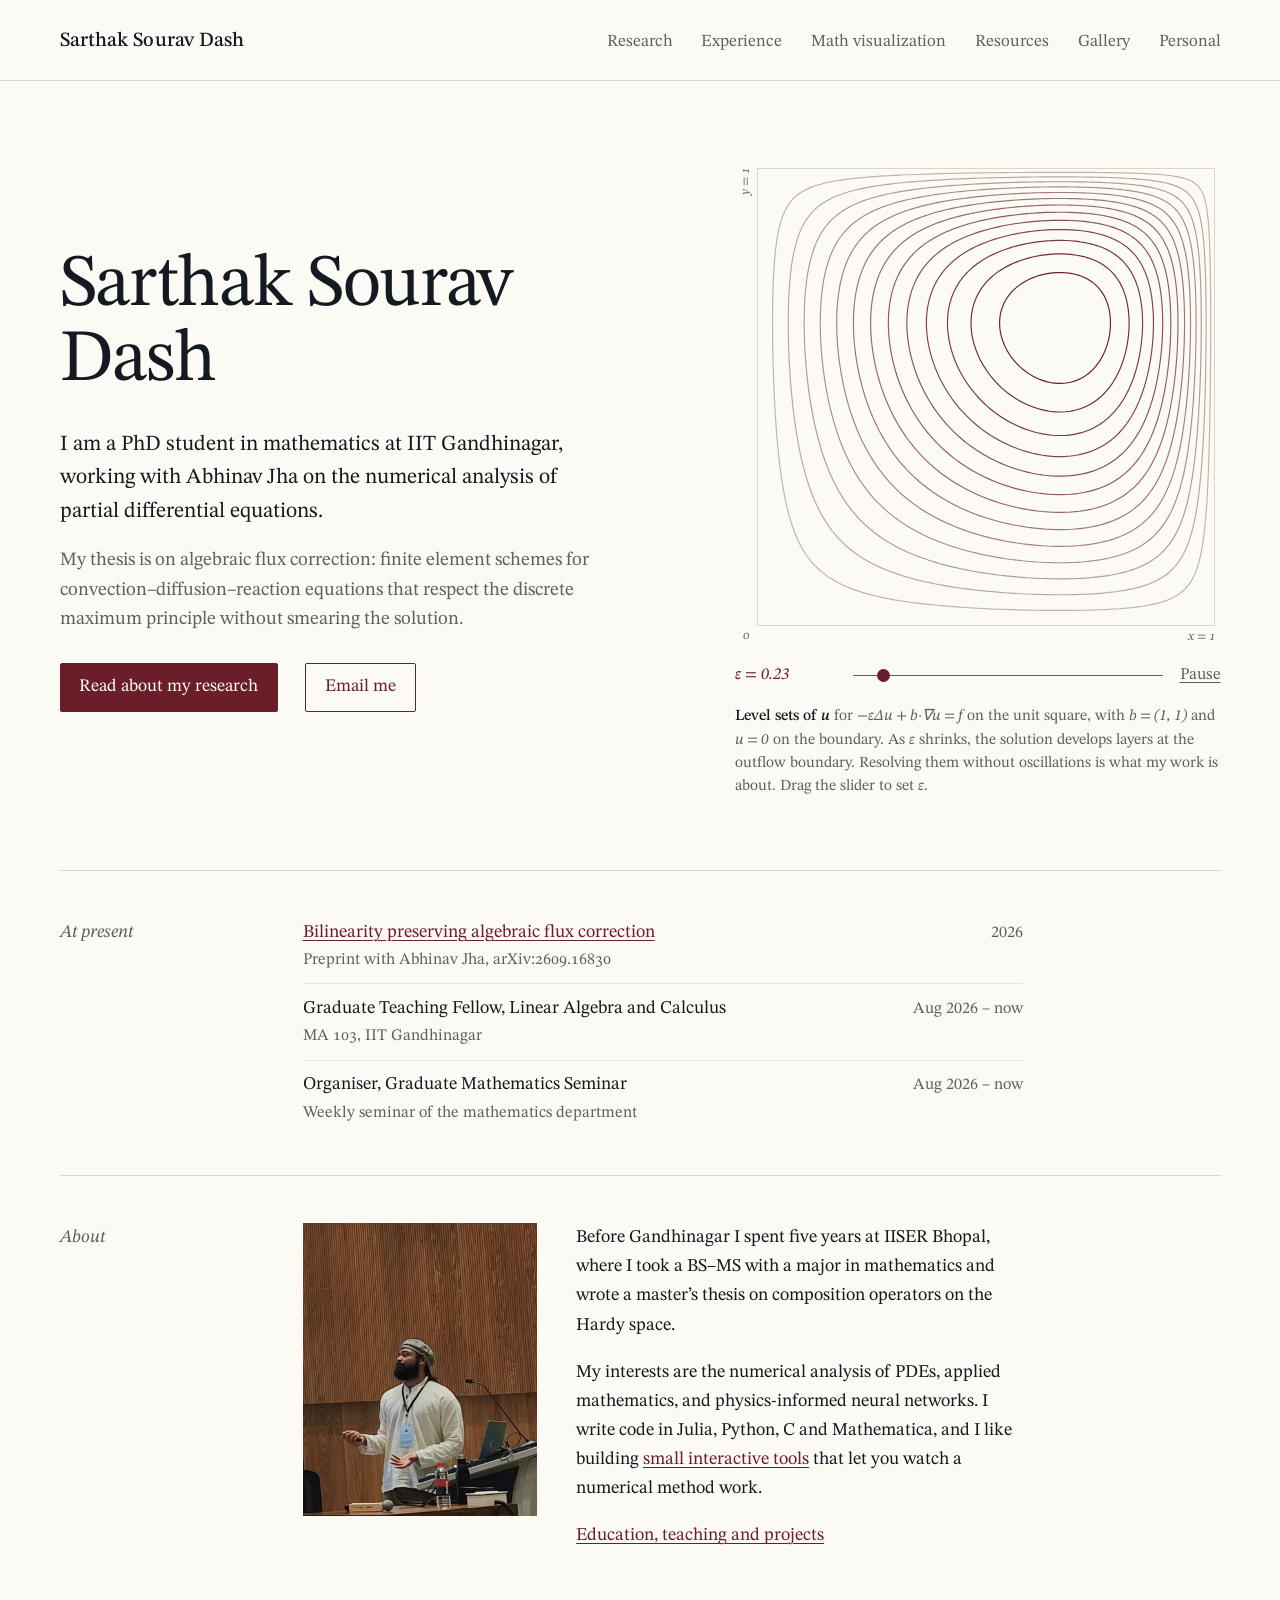
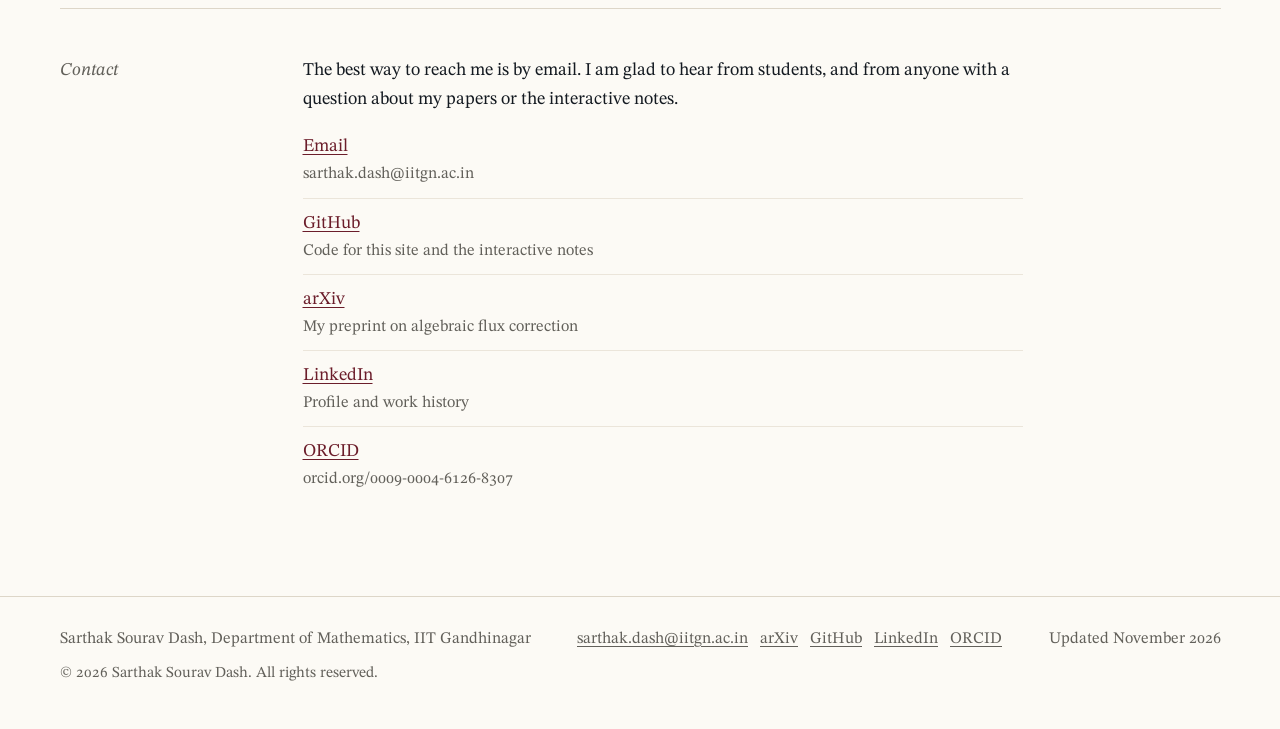
<file: index.html>
<!doctype html>
<html lang="en">
<head>
  <meta charset="utf-8">
  <meta name="viewport" content="width=device-width, initial-scale=1">
  <!-- TAB TITLE AND SEARCH SNIPPET: <title> is the browser-tab text;
       description and og: lines are what Google and link previews show. -->
  <title>Sarthak Sourav Dash, mathematics at IIT Gandhinagar</title>
  <meta name="description" content="PhD student in mathematics at IIT Gandhinagar working on numerical analysis of partial differential equations and algebraic flux correction.">
  <meta name="author" content="Sarthak Sourav Dash">
  <meta name="theme-color" content="#fcfaf5">
  <meta property="og:title" content="Sarthak Sourav Dash, mathematics at IIT Gandhinagar">
  <meta property="og:description" content="PhD student in mathematics at IIT Gandhinagar working on numerical analysis of partial differential equations and algebraic flux correction.">
  <meta property="og:type" content="website">
  <link rel="icon" href="assets/img/favicon.svg" type="image/svg+xml">
  <link rel="preconnect" href="https://fonts.googleapis.com">
  <link rel="preconnect" href="https://fonts.gstatic.com" crossorigin>
  <link rel="stylesheet" href="assets/css/style.css">
</head>
<body data-page="home">
  <noscript><p class="wrap"><a href="index.html">Home</a> | <a href="research.html">Research</a> | <a href="experience.html">Experience</a> | <a href="visualization.html">Math visualization</a> | <a href="resources.html">Resources</a> | <a href="gallery.html">Gallery</a> | <a href="personal.html">Personal</a></p></noscript>
  <main class="wrap">
    <!-- ===================================================================
       HOME PAGE (index.html)
       Top:     your name, two intro paragraphs, two buttons, and the ε figure.
                The figure itself is drawn by assets/js/layers.js.
       Then:    "At present" (latest news), "About" (portrait + short bio)
                and "Contact" (email and profile links).
       The top bar and footer are added by assets/js/site.js.
       =================================================================== -->

    <!-- INTRO: name, two paragraphs, buttons (left) and the ε figure (right).
         Figure caption text is in the <figcaption> below. -->
    <section class="hero">
      <div>
        <h1>Sarthak Sourav Dash</h1>
        <p class="lead">I am a PhD student in mathematics at IIT Gandhinagar, working with Abhinav Jha on the numerical analysis of partial differential equations.</p>
        <p class="lead">My thesis is on algebraic flux correction: finite element schemes for convection–diffusion–reaction equations that respect the discrete maximum principle without smearing the solution.</p>
        <ul class="links">
          <li><a class="button solid" href="research.html">Read about my research</a></li>
          <li><a class="button" href="mailto:sarthak.dash@iitgn.ac.in">Email me</a></li>
        </ul>
      </div>
      <figure class="figure">
        <canvas id="layers" role="img" aria-label="Contour plot of a convection–diffusion solution on the unit square. As the diffusion coefficient shrinks, the contours crowd into thin layers along the top and right edges."></canvas>
        <div class="eps-control">
          <output id="epsOut" for="eps">ε = 0.04</output>
          <input id="eps" type="range" min="0" max="1000" value="560" aria-label="Diffusion coefficient ε, from 0.3 down to 0.008">
          <button id="epsToggle" type="button">Pause</button>
        </div>
        <figcaption><b>Level sets of <i>u</i></b> for <span class="math">−εΔu + b·∇u = f</span> on the unit square, with <span class="math">b = (1, 1)</span> and <span class="math">u = 0</span> on the boundary. As <span class="math">ε</span> shrinks, the solution develops layers at the outflow boundary. Resolving them without oscillations is what my work is about. Drag the slider to set <span class="math">ε</span>.</figcaption>
      </figure>
    </section>

    <!-- -------------------------------------------------------------------
         AT PRESENT   (the italic label on the left is the <h2>)
         To add an item, copy one <li> ... </li> line and change the words:
           <li><span>Main text<small>Grey second line</small></span><span class="when">Date</span></li>
         Newest first. Leave out <small>...</small> if there is no second line.
         ------------------------------------------------------------------- -->
    <section class="section">
      <h2>At present</h2>
      <div class="body">
        <ul class="plain">
          <li><span><a href="https://arxiv.org/abs/2609.16830">Bilinearity preserving algebraic flux correction</a><small>Preprint with Abhinav Jha, arXiv:2609.16830</small></span><span class="when">2026</span></li>
          <li><span>Graduate Teaching Fellow, Linear Algebra and Calculus<small>MA 103, IIT Gandhinagar</small></span><span class="when">Aug 2026 – now</span></li>
          <li><span>Organiser, Graduate Mathematics Seminar<small>Weekly seminar of the mathematics department</small></span><span class="when">Aug 2026 – now</span></li>
        </ul>
      </div>
    </section>

    <!-- -------------------------------------------------------------------
         ABOUT   (the italic label on the left is the <h2>)
         The photo is assets/img/portrait.jpg. Text: edit the <p> paragraphs.
         ------------------------------------------------------------------- -->
    <section class="section">
      <h2>About</h2>
      <div class="body about">
        <img class="portrait" src="assets/img/portrait.jpg" alt="Portrait of Sarthak Sourav Dash" data-slot="Your photo goes here. Save it as assets/img/portrait.jpg">
        <div>
          <p>Before Gandhinagar I spent five years at IISER Bhopal, where I took a BS–MS with a major in mathematics and wrote a master’s thesis on composition operators on the Hardy space.</p>
          <p>My interests are the numerical analysis of PDEs, applied mathematics, and physics-informed neural networks. I write code in Julia, Python, C and Mathematica, and I like building <a href="visualization.html">small interactive tools</a> that let you watch a numerical method work.</p>
          <p><a href="experience.html">Education, teaching and projects</a></p>
        </div>
      </div>
    </section>

    <!-- -------------------------------------------------------------------
         CONTACT   (the italic label on the left is the <h2>)
         The list is filled in by assets/js/site.js from the SITE block:
         paste your LinkedIn, Google Scholar or ORCID address there and a
         row appears here. The two lines inside <ul> are only what a browser
         without JavaScript shows.
         ------------------------------------------------------------------- -->
    <section class="section" id="contact">
      <h2>Contact</h2>
      <div class="body">
        <p>The best way to reach me is by email. I am glad to hear from students, and from anyone with a question about my papers or the interactive notes.</p>
        <ul class="plain" data-contact>
          <li><span><a href="mailto:sarthak.dash@iitgn.ac.in">Email</a><small>sarthak.dash@iitgn.ac.in</small></span></li>
          <li><span><a href="https://github.com/SarthakMath">GitHub</a><small>github.com/SarthakMath</small></span></li>
        </ul>
      </div>
    </section>
  </main>
  <script src="assets/js/site.js"></script>
  <script src="assets/js/layers.js"></script>
</body>
</html>
</file>
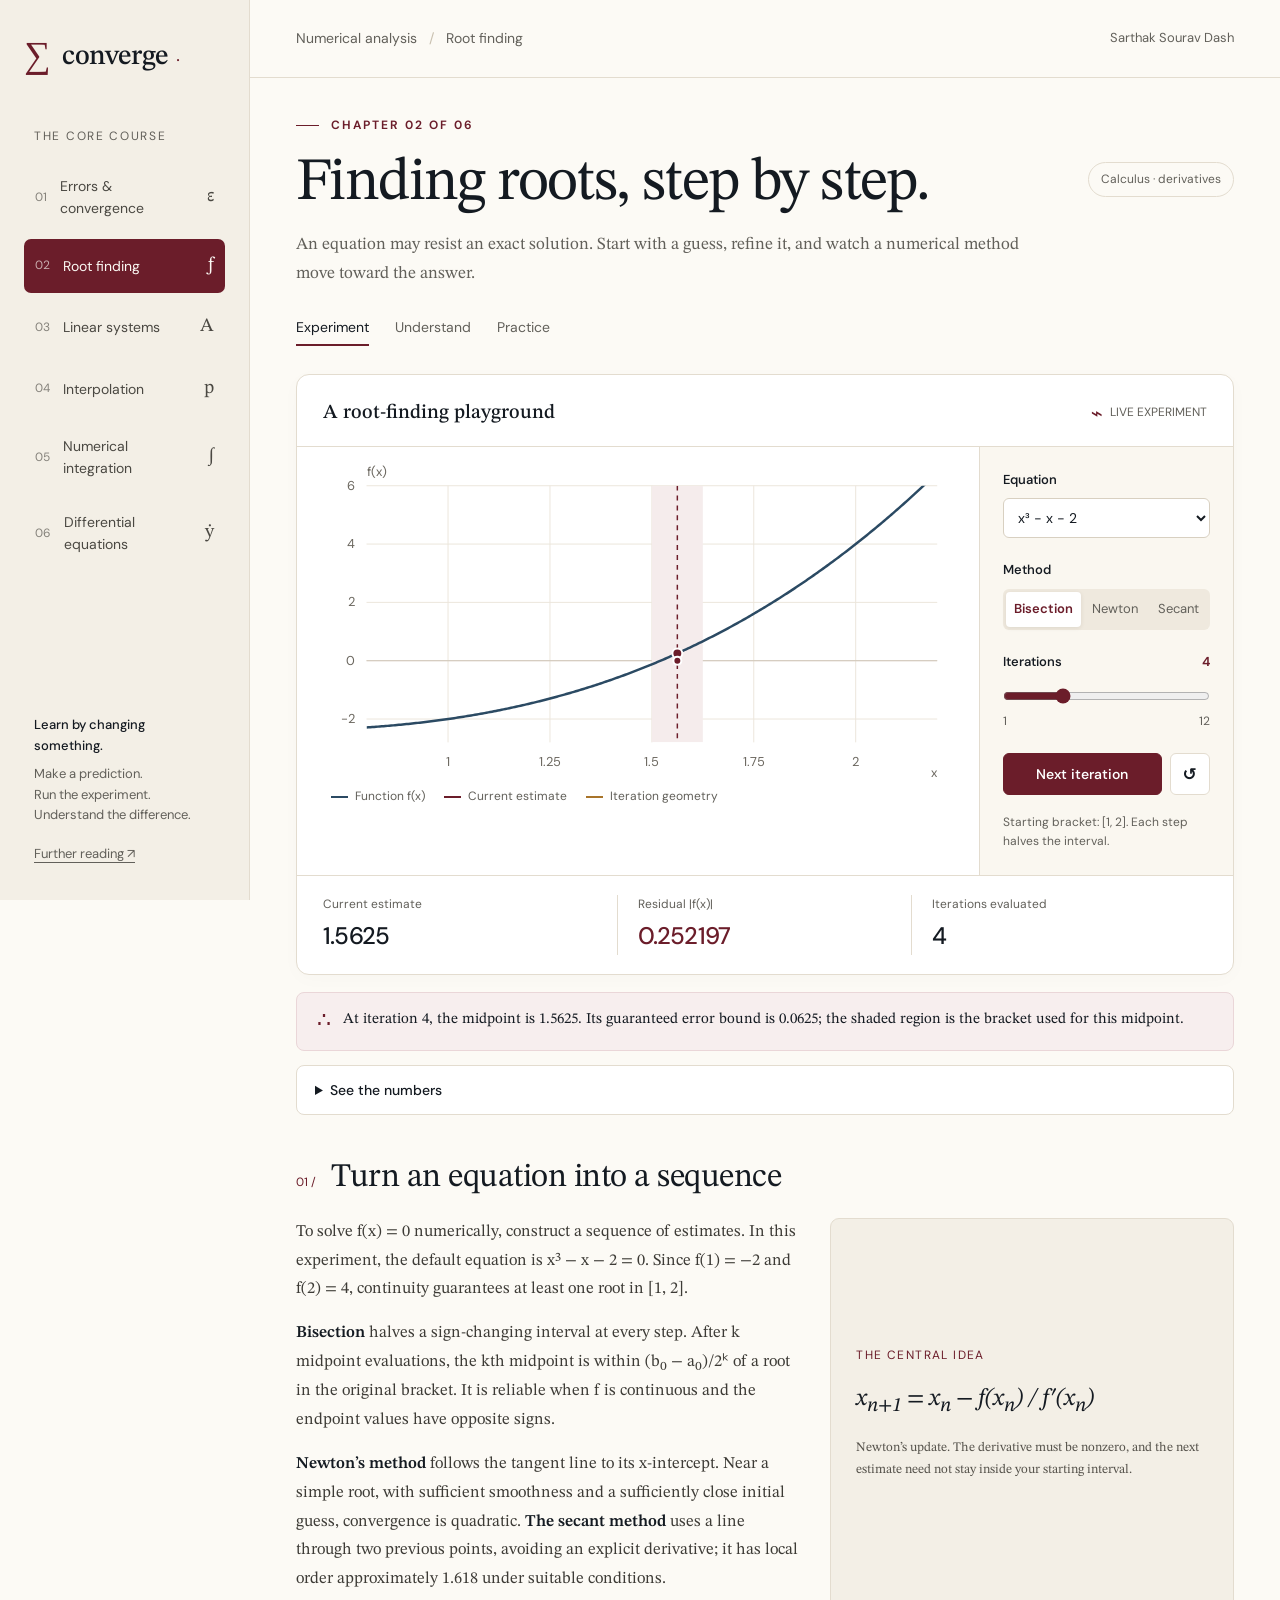
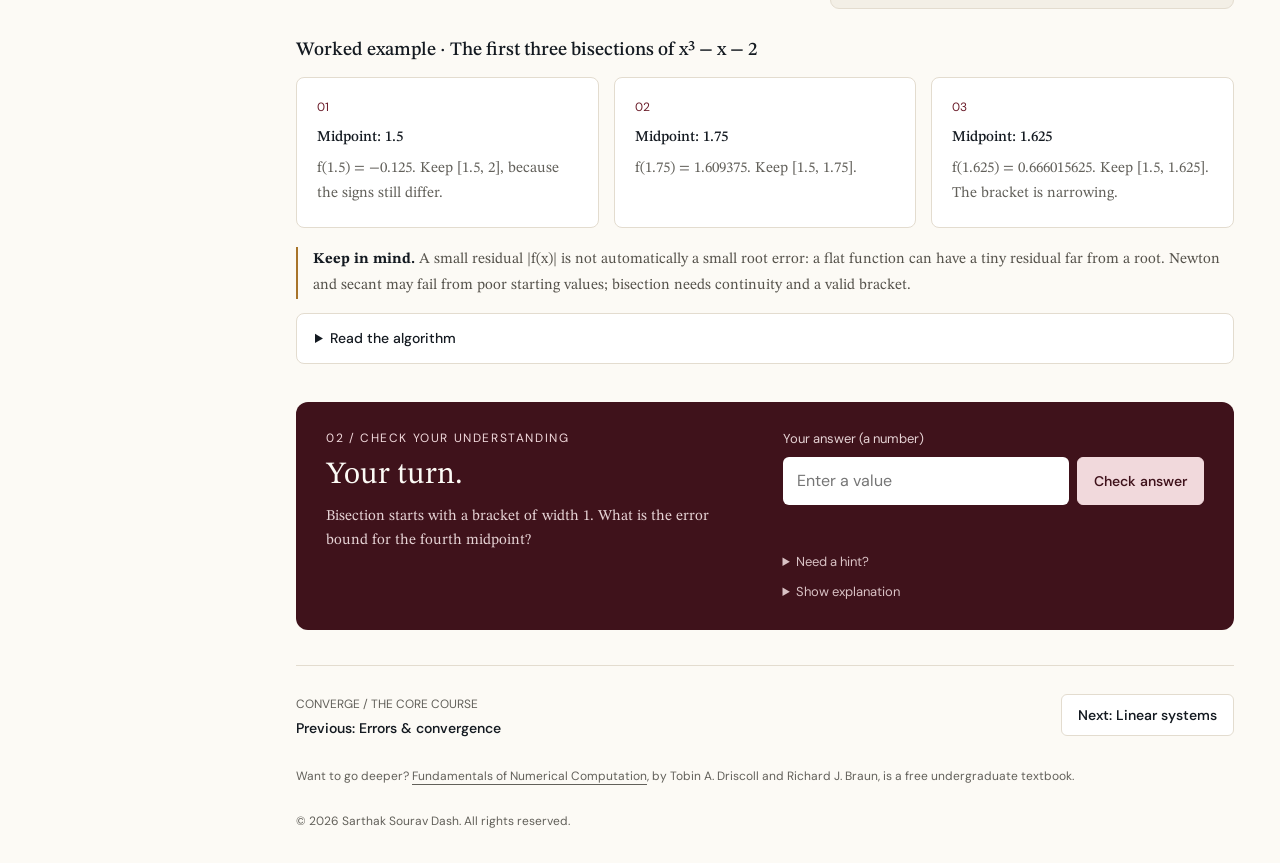
<file: converge/index.html>
<!doctype html>
<html lang="en">
  <head>
    <!-- Metadata, browser-tab icon, and links to the separate CSS and JavaScript. -->
    <meta charset="utf-8" />
    <meta name="viewport" content="width=device-width,initial-scale=1" />
    <meta name="author" content="Sarthak Sourav Dash" />
    <meta name="theme-color" content="#fcfaf5" />
    <title>Converge — Learn numerical analysis</title>
    <meta
      name="description"
      content="An interactive undergraduate numerical analysis course. Explore error, root finding, linear systems, interpolation, integration, and differential equations."
    />
    <link
      rel="icon"
      type="image/svg+xml"
      href="data:image/svg+xml,%3Csvg xmlns='http://www.w3.org/2000/svg' viewBox='0 0 40 40'%3E%3Crect width='40' height='40' rx='10' fill='%23fcfaf5'/%3E%3Cpath d='M29 10H12l9 10-9 10h17' fill='none' stroke='%236b1d2a' stroke-width='3'/%3E%3C/svg%3E"
    />
    <link rel="stylesheet" href="./style.css" />
    <script src="./app.js" defer></script>
  </head>
  <body>
    <a class="skip-link" href="#lesson">Skip to lesson</a
    ><!-- app.js renders navigation and the selected lesson inside this container. -->
    <div id="app"></div>
    <!-- Show a helpful message when the browser has JavaScript disabled. -->
    <noscript
      ><p>
        Enable JavaScript to use the interactive lessons and numerical experiments.
      </p></noscript
    >
  </body>
</html>
</file>
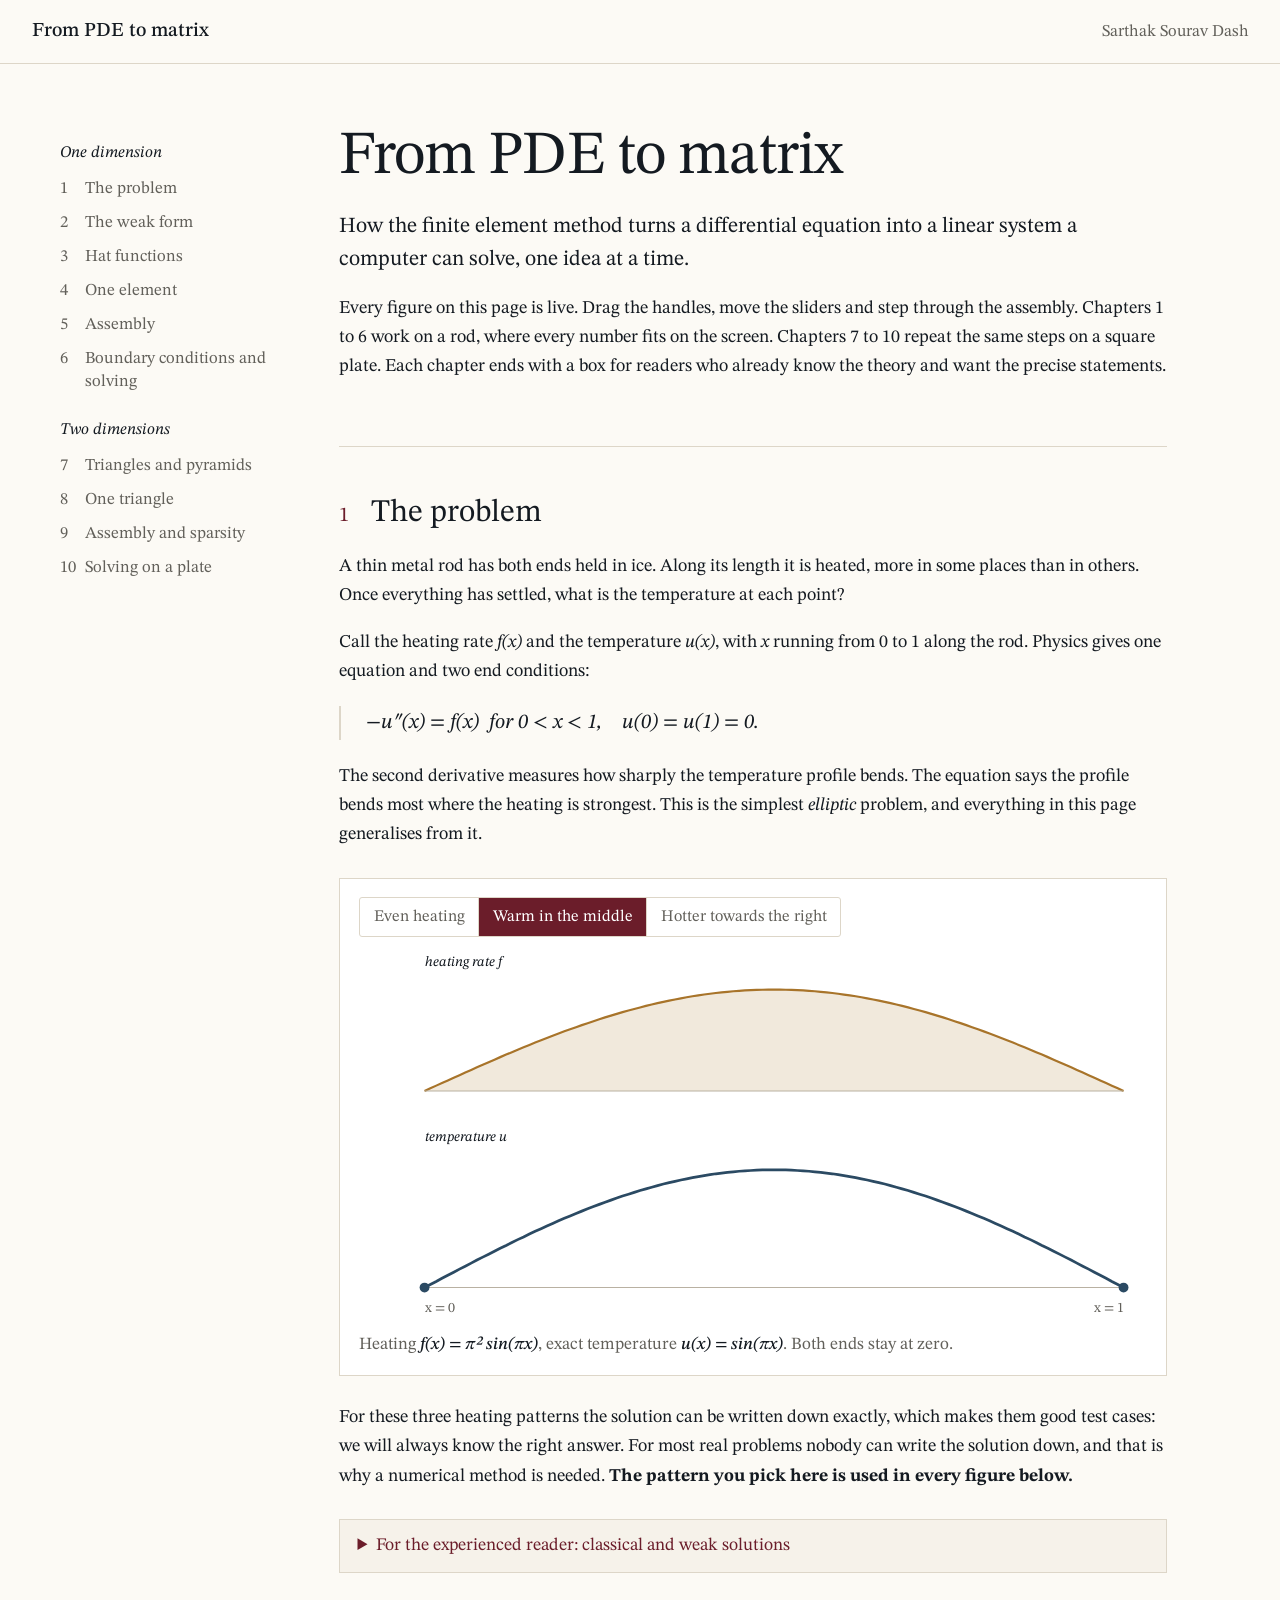
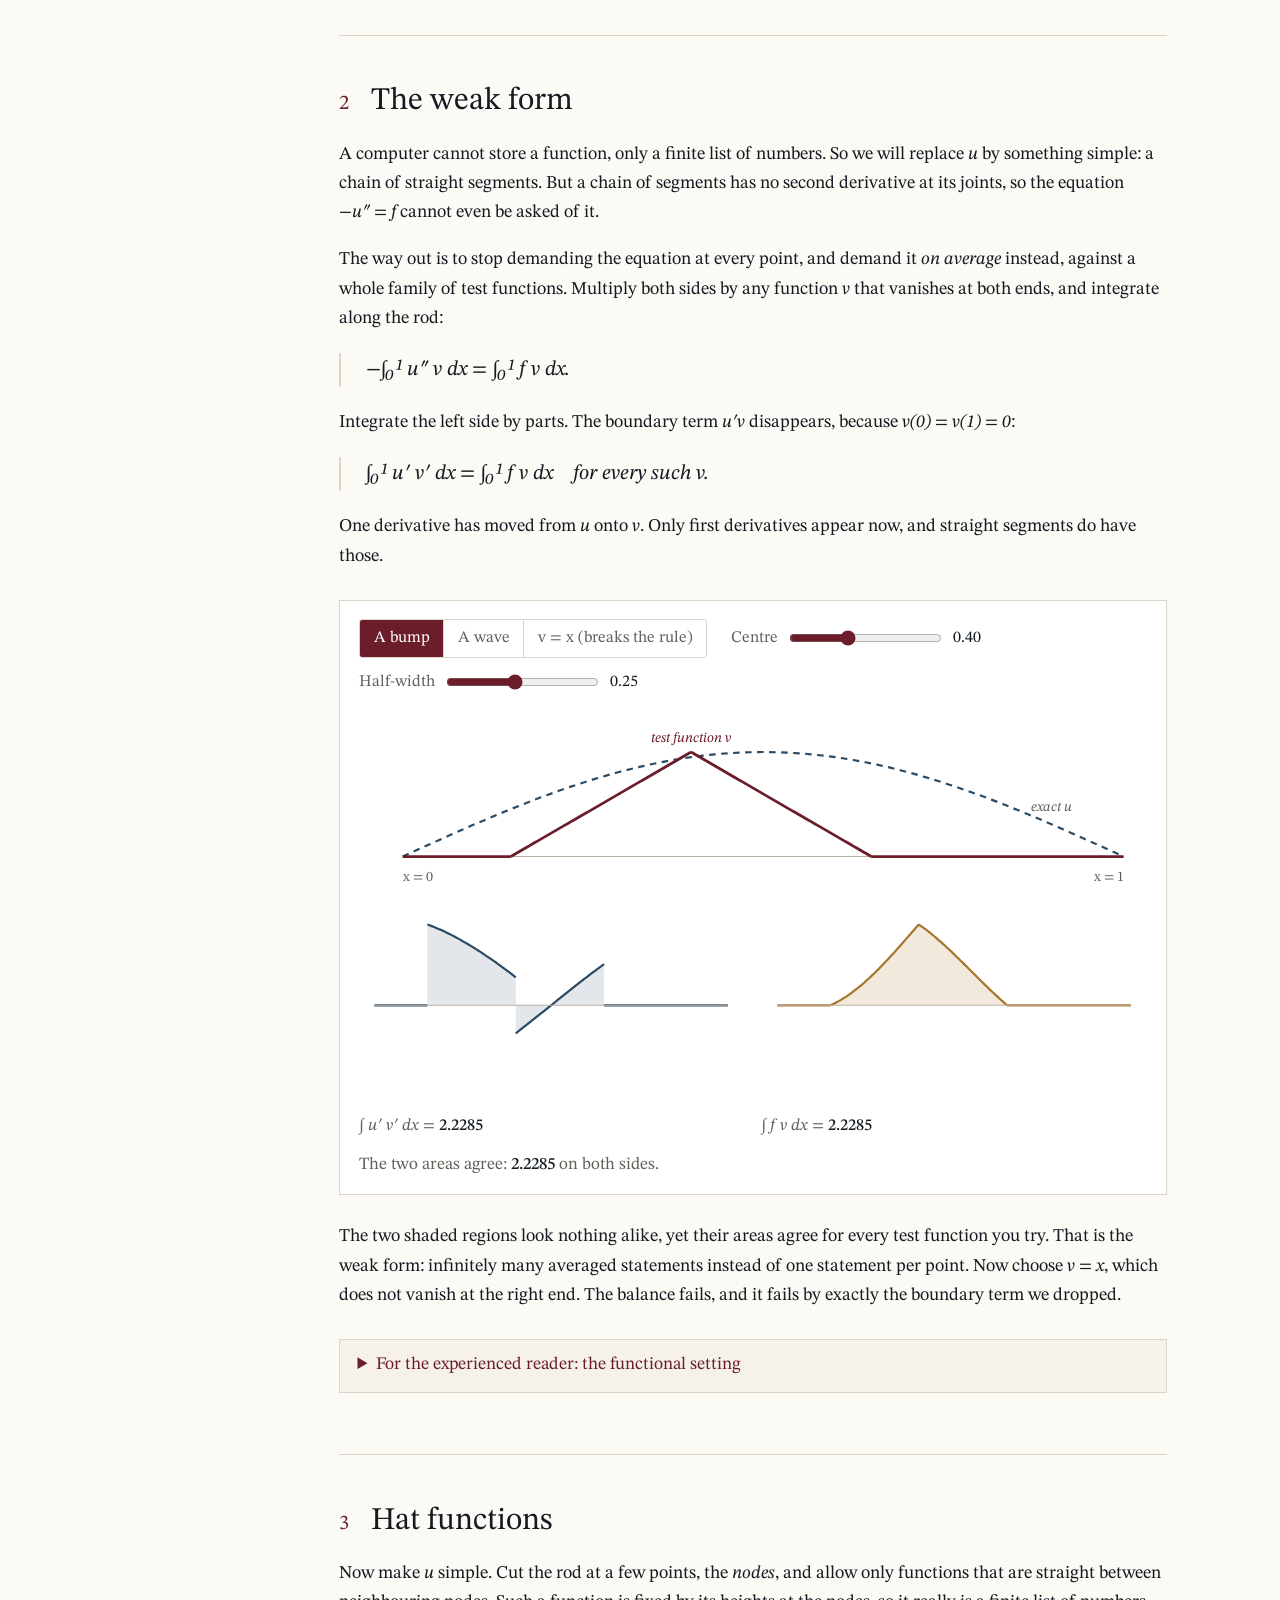
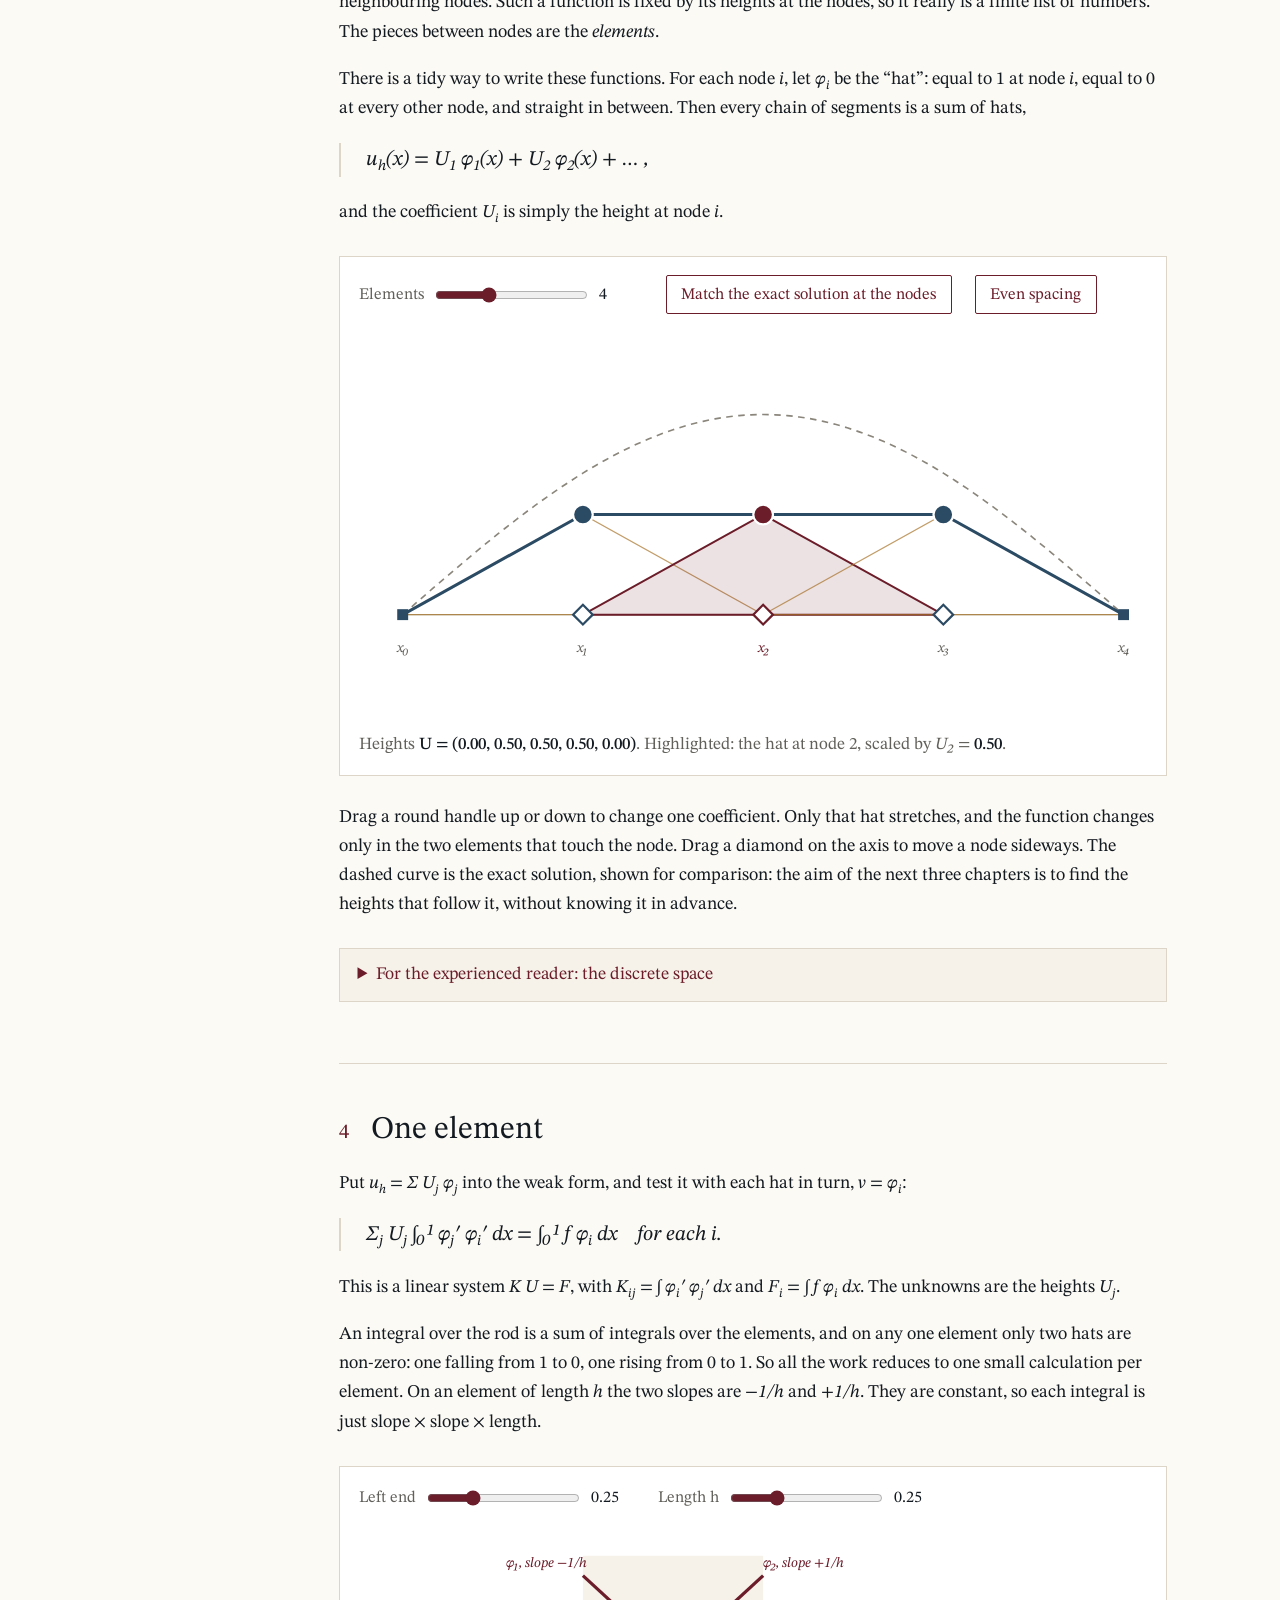
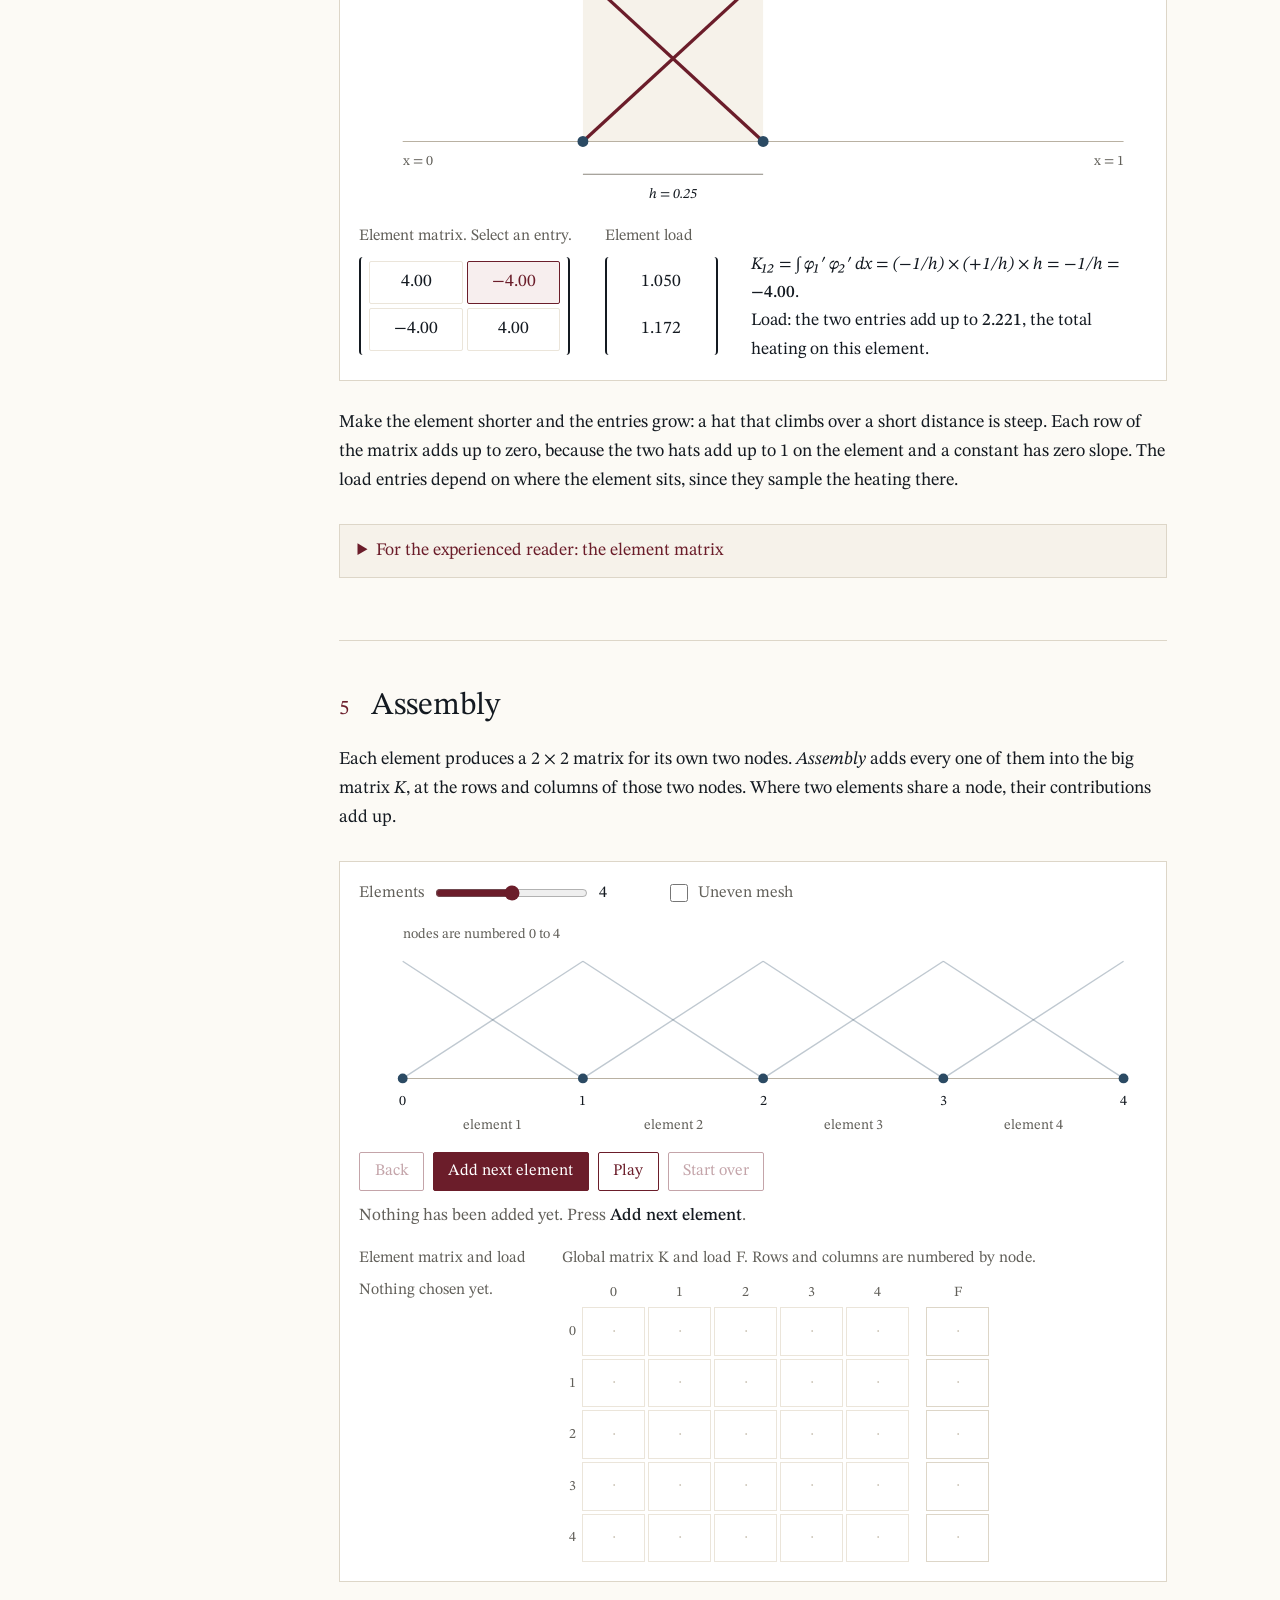
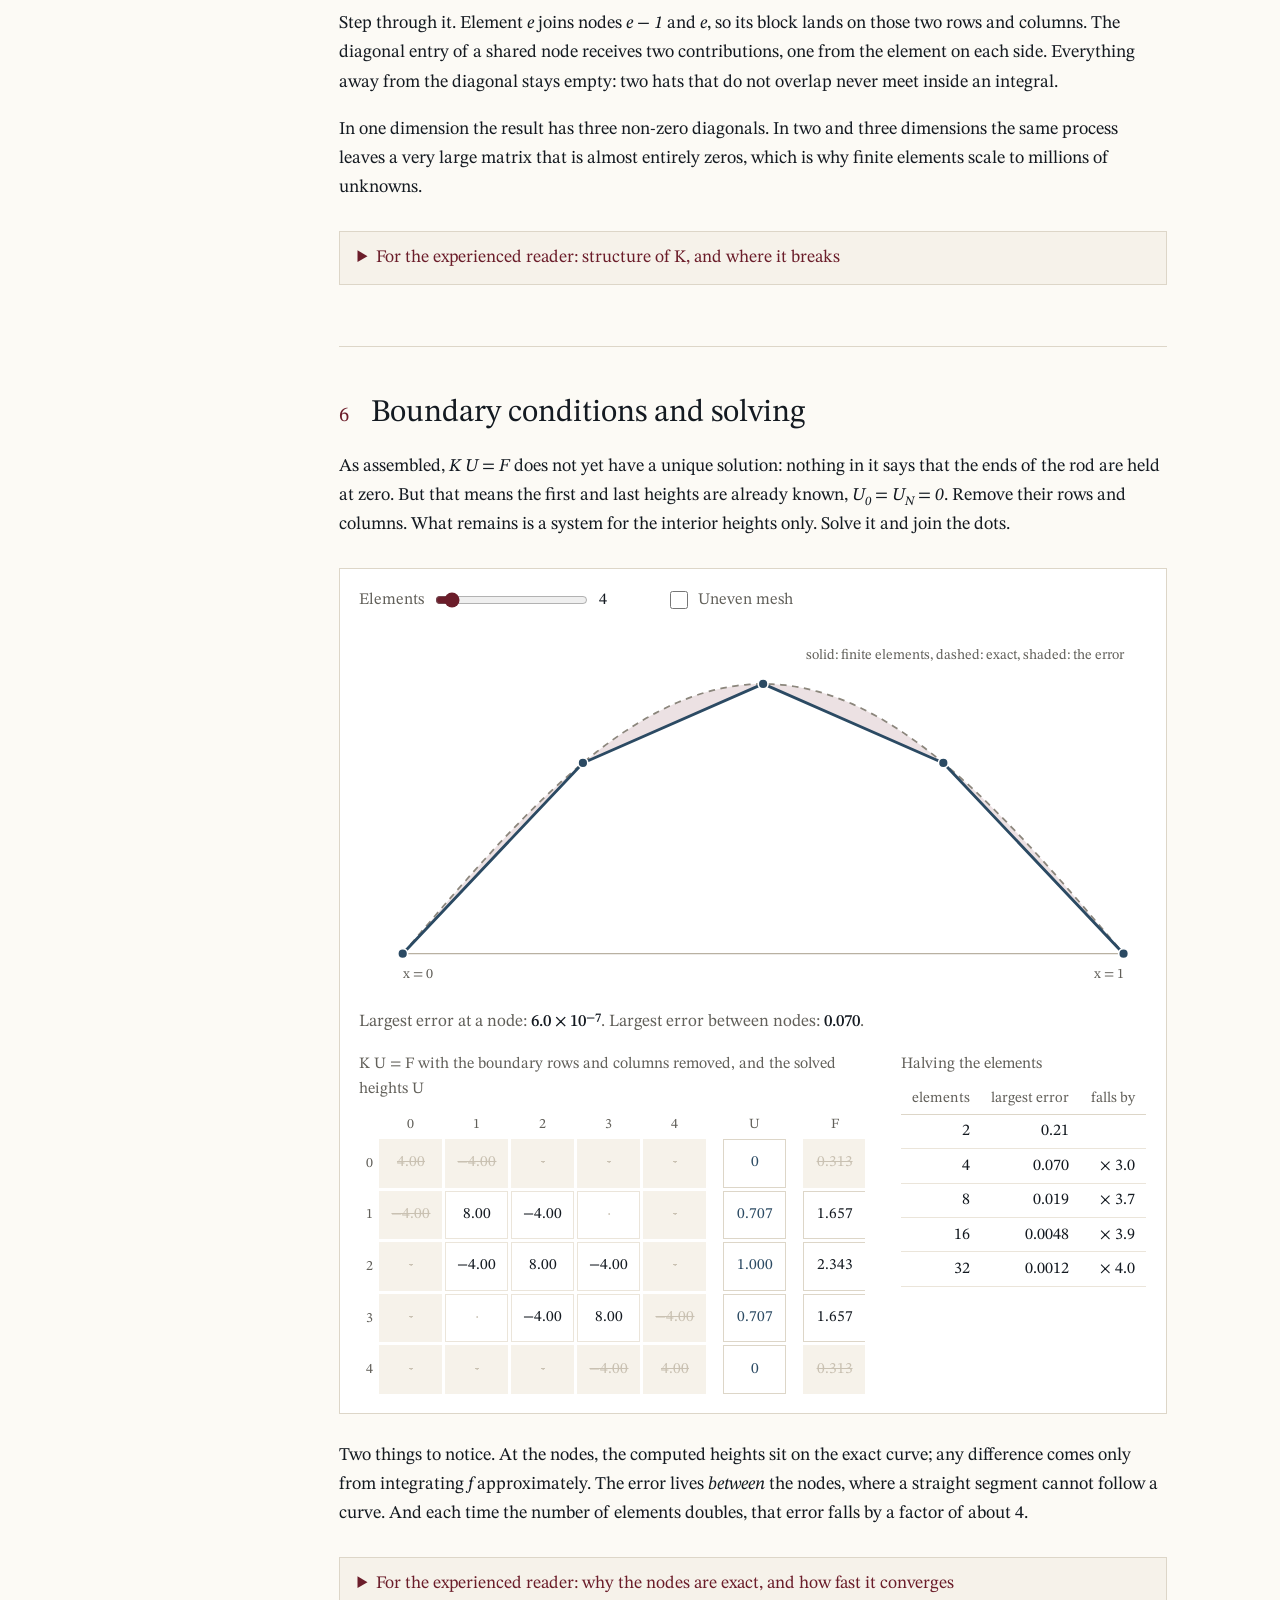
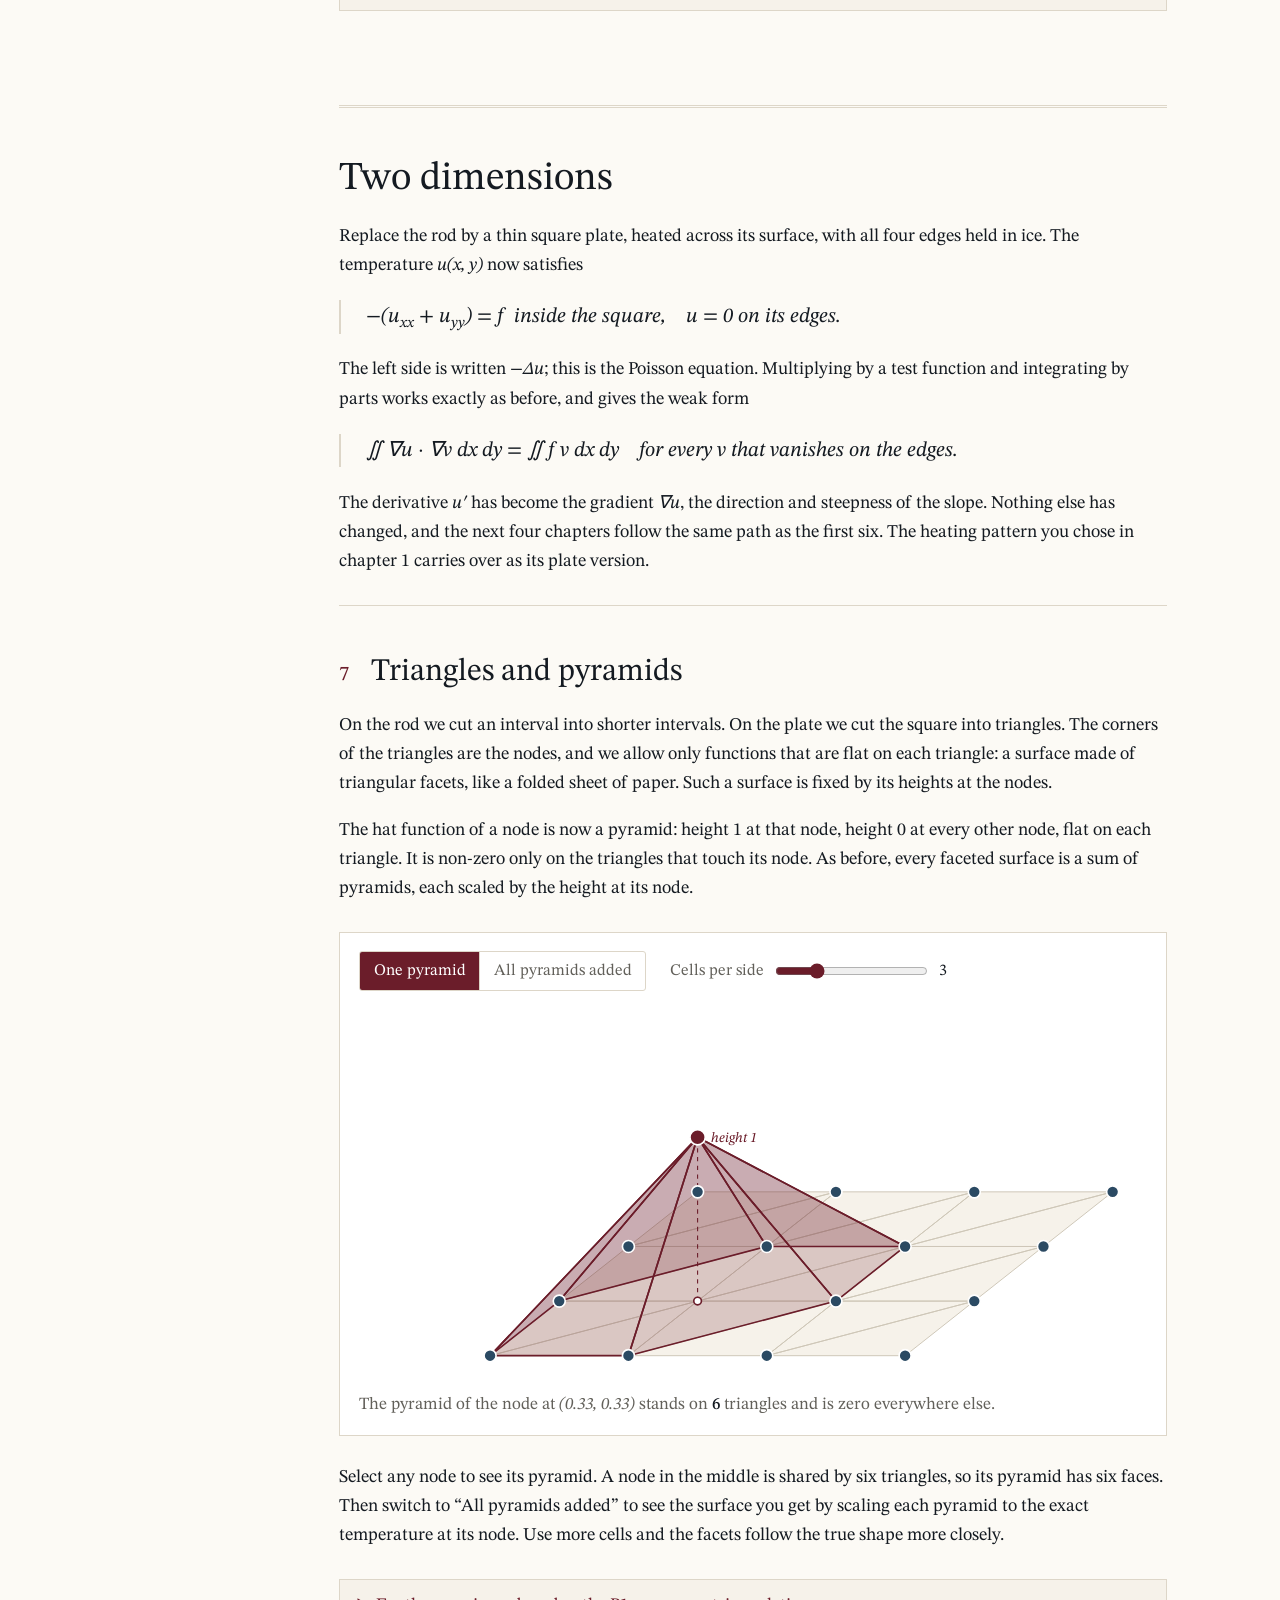
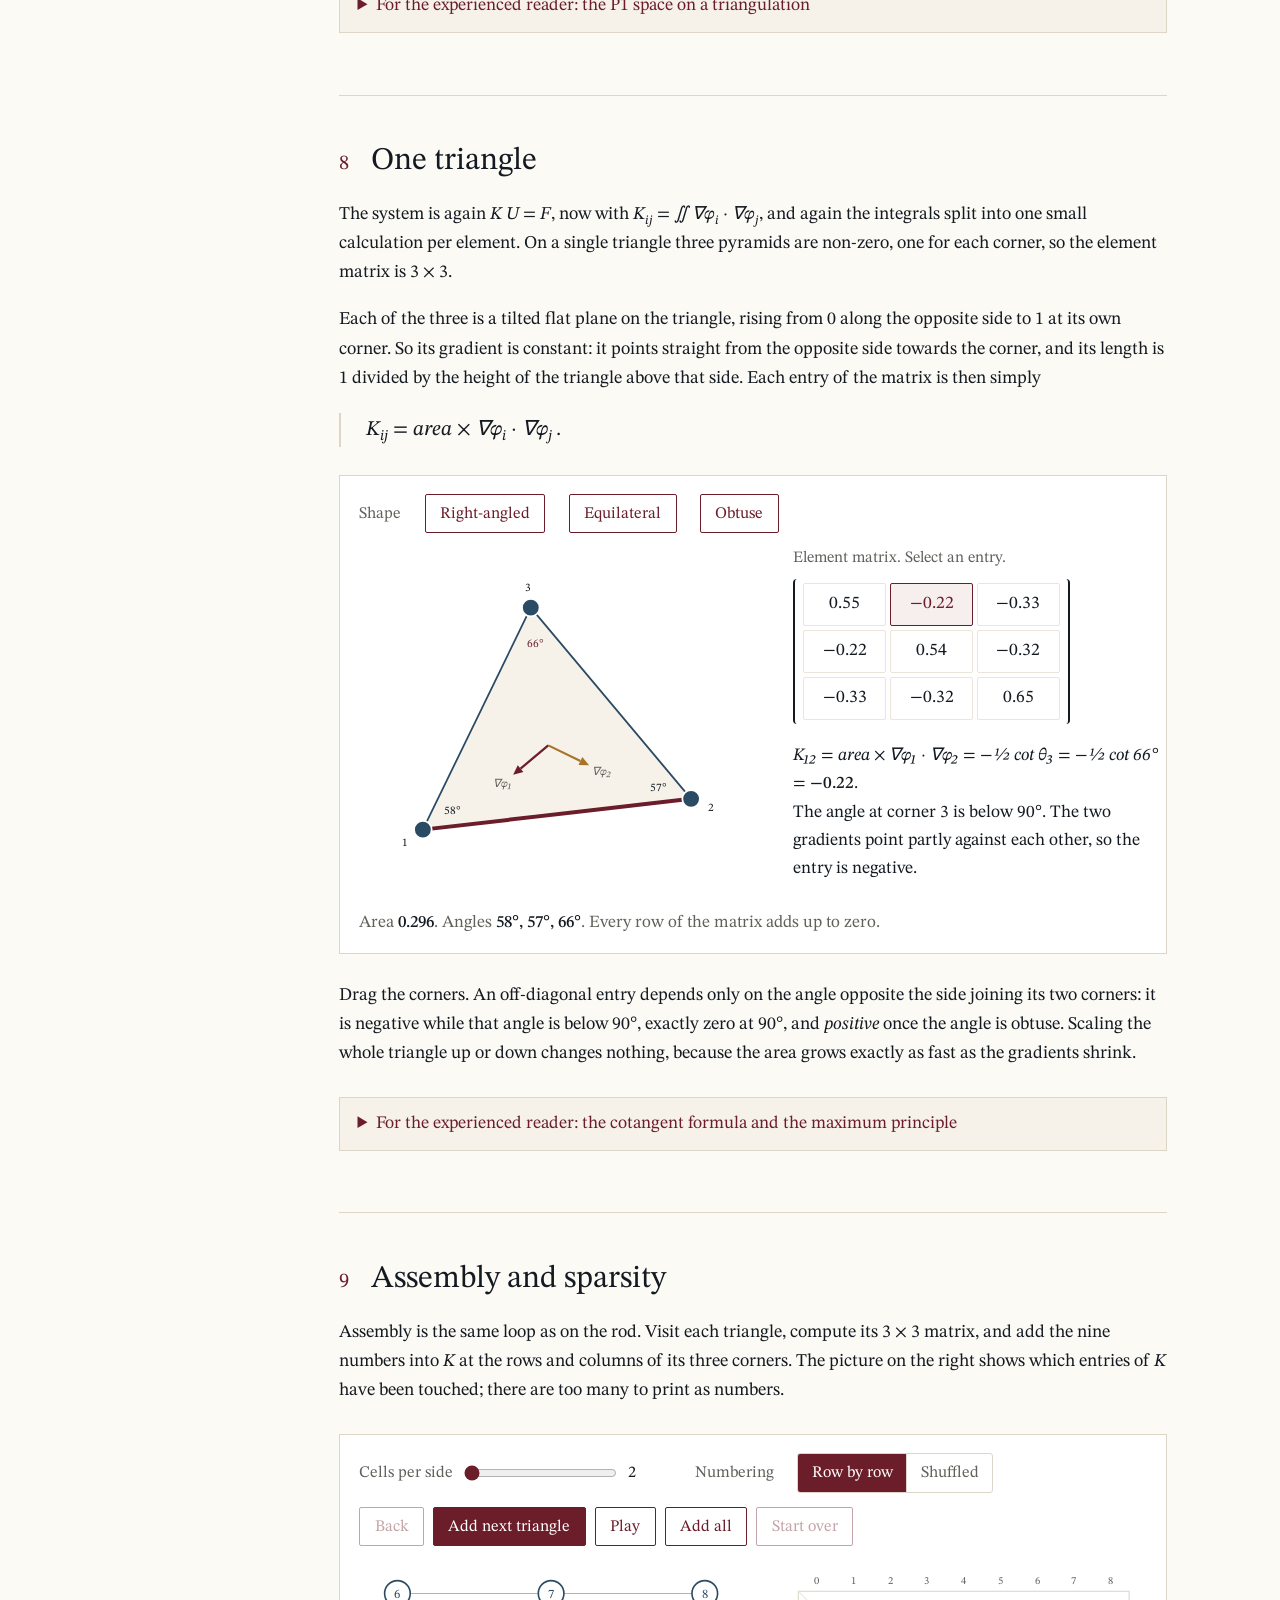
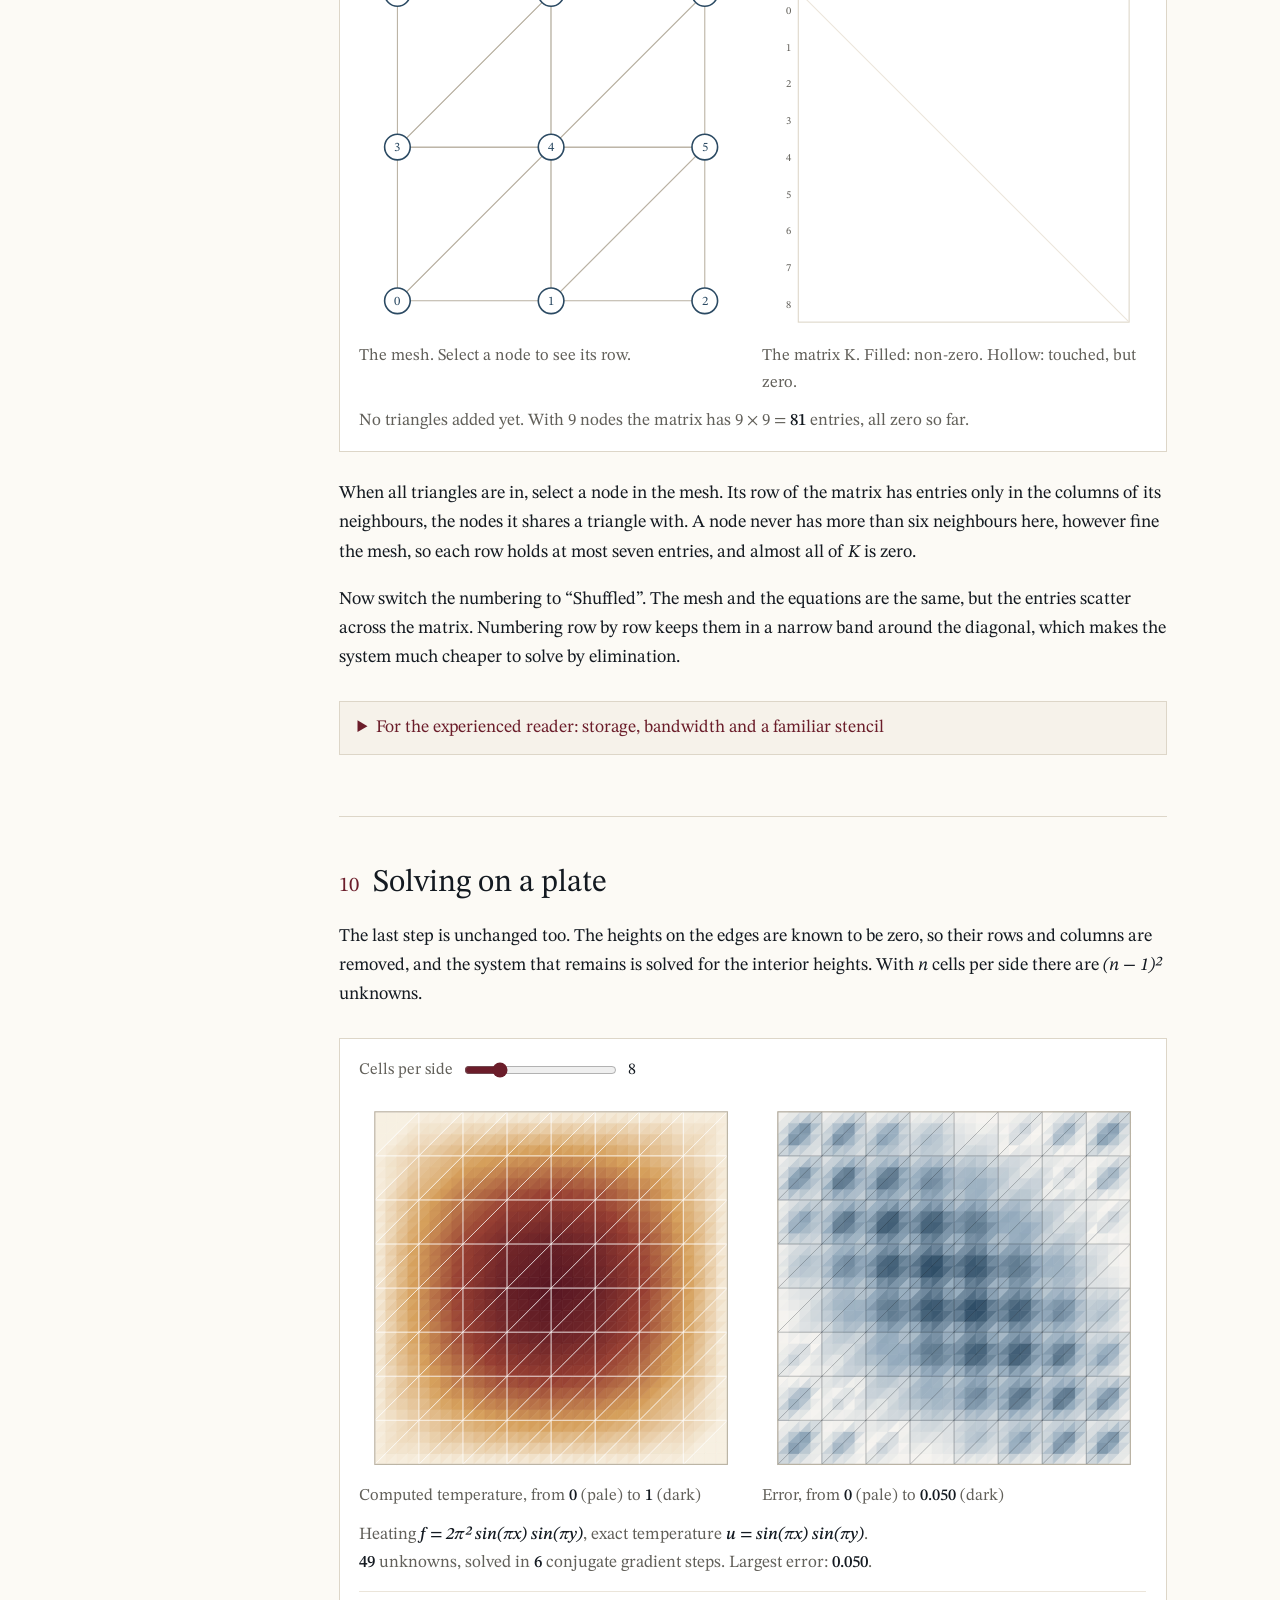
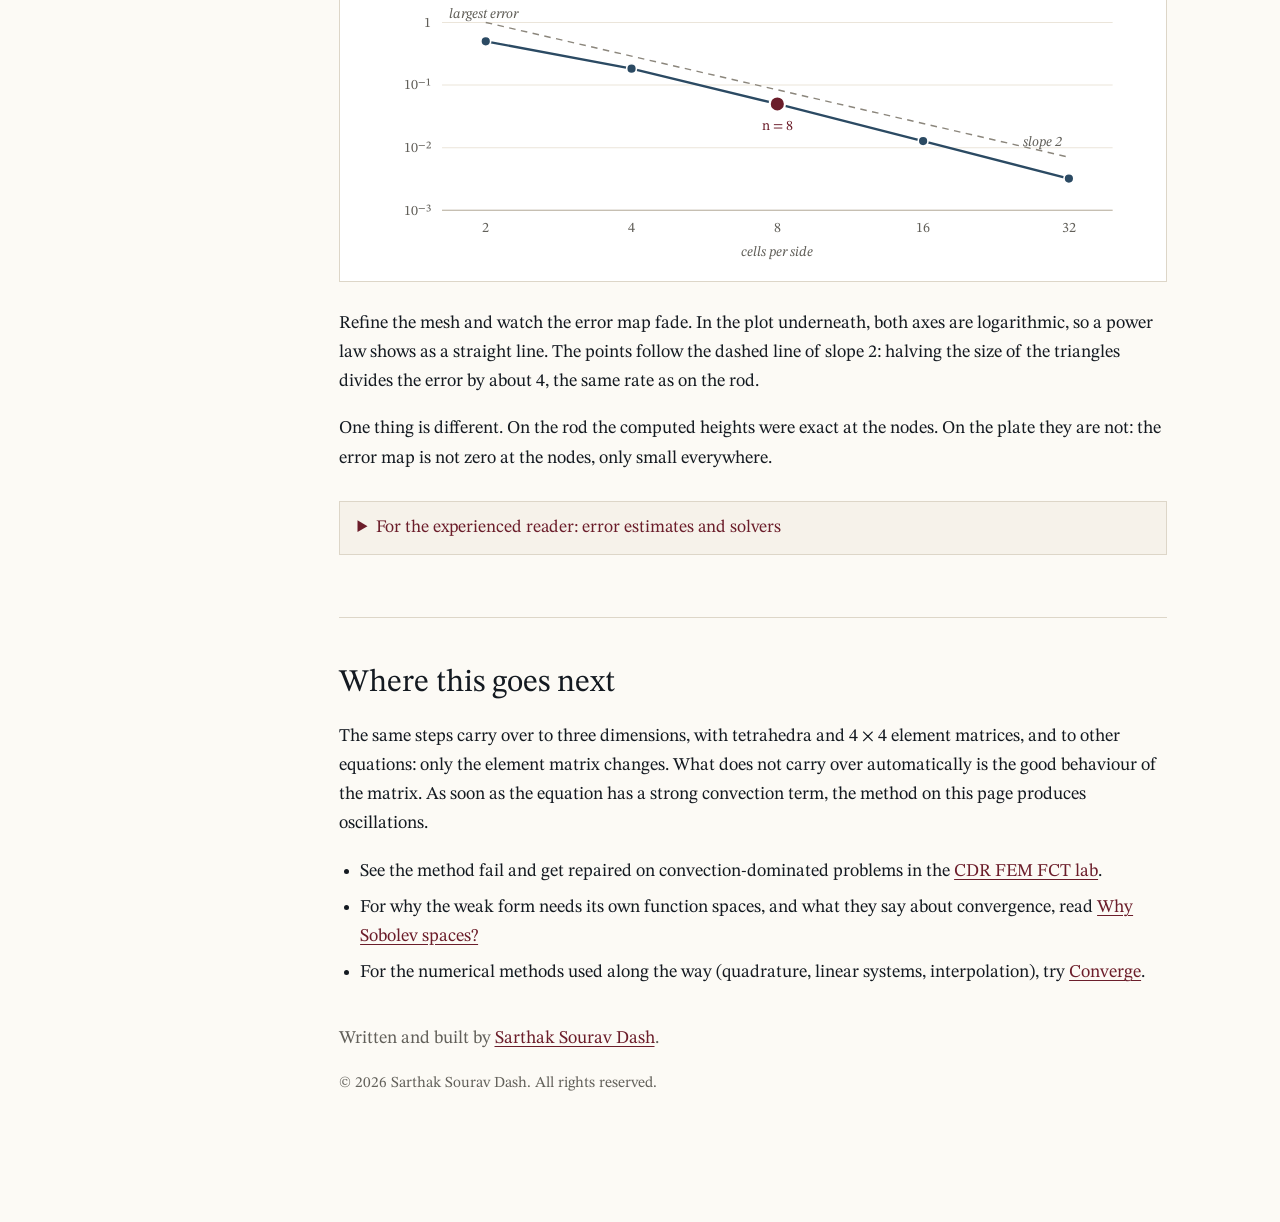
<file: fem/index.html>
<!doctype html>
<html lang="en">
<head>
  <meta charset="utf-8">
  <meta name="viewport" content="width=device-width, initial-scale=1">
  <title>From PDE to matrix | An interactive introduction to finite elements</title>
  <meta name="description" content="How the finite element method turns a differential equation into a linear system: weak form, hat functions, element matrices, assembly and sparsity, in one and two dimensions, with figures you can drag and step through.">
  <meta name="author" content="Sarthak Sourav Dash">
  <meta name="theme-color" content="#fcfaf5">
  <link rel="icon" href="../assets/img/favicon.svg" type="image/svg+xml">
  <link rel="preconnect" href="https://fonts.googleapis.com">
  <link rel="preconnect" href="https://fonts.gstatic.com" crossorigin>
  <link rel="stylesheet" href="style.css">
</head>
<body>
  <!-- ===================================================================
       FROM PDE TO MATRIX (fem/index.html)
       All the words are in this file, chapter by chapter.
       The live figures are drawn into the <svg> and <div> tags with
       id="..." below: chapters 1-6 by app.js (mathematics in fem1d.js),
       chapters 7-10 by app2d.js (mathematics in fem2d.js).
       To edit text: change the words here. Each chapter is one
       <section class="chapter">. "For the experienced reader" boxes are
       the <details class="deep"> blocks.
       =================================================================== -->
  <header class="top">
    <a class="brand" href="#top">From PDE to matrix</a>
    <a class="home" href="../">Sarthak Sourav Dash</a>
  </header>

  <div class="shell" id="top">
    <!-- CHAPTER MENU (left on wide screens). One <li> per chapter; href matches the chapter's id. -->
    <nav class="toc" aria-label="Chapters">
      <p class="part">One dimension</p>
      <ol>
        <li><a href="#problem">The problem</a></li>
        <li><a href="#weak">The weak form</a></li>
        <li><a href="#hats">Hat functions</a></li>
        <li><a href="#element">One element</a></li>
        <li><a href="#assembly">Assembly</a></li>
        <li><a href="#solve">Boundary conditions and solving</a></li>
      </ol>
      <p class="part">Two dimensions</p>
      <ol start="7" class="two">
        <li><a href="#pyramids">Triangles and pyramids</a></li>
        <li><a href="#triangle">One triangle</a></li>
        <li><a href="#sparsity">Assembly and sparsity</a></li>
        <li><a href="#plate">Solving on a plate</a></li>
      </ol>
    </nav>

    <main>
      <!-- INTRODUCTION -->
      <section class="intro">
        <h1>From PDE to matrix</h1>
        <p class="lead">How the finite element method turns a differential equation into a linear system a computer can solve, one idea at a time.</p>
        <p>Every figure on this page is live. Drag the handles, move the sliders and step through the assembly. Chapters 1 to 6 work on a rod, where every number fits on the screen. Chapters 7 to 10 repeat the same steps on a square plate. Each chapter ends with a box for readers who already know the theory and want the precise statements.</p>
      </section>

      <!-- ================= CHAPTER 1 ================= -->
      <section class="chapter" id="problem">
        <h2><span class="n">1</span>The problem</h2>
        <p>A thin metal rod has both ends held in ice. Along its length it is heated, more in some places than in others. Once everything has settled, what is the temperature at each point?</p>
        <p>Call the heating rate <span class="math">f(x)</span> and the temperature <span class="math">u(x)</span>, with <span class="math">x</span> running from 0 to 1 along the rod. Physics gives one equation and two end conditions:</p>
        <p class="eq">−u″(x) = f(x) &nbsp;for 0 &lt; x &lt; 1, &nbsp;&nbsp; u(0) = u(1) = 0.</p>
        <p>The second derivative measures how sharply the temperature profile bends. The equation says the profile bends most where the heating is strongest. This is the simplest <em>elliptic</em> problem, and everything in this page generalises from it.</p>

        <div class="lab">
          <div class="controls">
            <div class="seg" id="probSeg" role="group" aria-label="Heating pattern"></div>
          </div>
          <svg id="figProblem" role="img" aria-label="Top: the heating rate f along the rod. Bottom: the resulting temperature u, zero at both ends."></svg>
          <p class="readout" id="outProblem"></p>
        </div>

        <p>For these three heating patterns the solution can be written down exactly, which makes them good test cases: we will always know the right answer. For most real problems nobody can write the solution down, and that is why a numerical method is needed. <strong>The pattern you pick here is used in every figure below.</strong></p>

        <details class="deep">
          <summary>For the experienced reader: classical and weak solutions</summary>
          <p>For continuous <span class="math">f</span> the problem has a unique classical solution <span class="math">u ∈ C²</span>, given by the Green’s function: <span class="math">u(x) = ∫₀¹ G(x, s) f(s) ds</span> with <span class="math">G(x, s) = x(1 − s)</span> for <span class="math">x ≤ s</span> and <span class="math">s(1 − x)</span> otherwise. For <span class="math">f ∈ L²(0,1)</span> the equation holds almost everywhere with <span class="math">u ∈ H²(0,1) ∩ H¹₀(0,1)</span> and <span class="math">‖u″‖ = ‖f‖</span>. For rougher data, such as a point source, only the weak formulation of the next chapter makes sense.</p>
        </details>
      </section>

      <!-- ================= CHAPTER 2 ================= -->
      <section class="chapter" id="weak">
        <h2><span class="n">2</span>The weak form</h2>
        <p>A computer cannot store a function, only a finite list of numbers. So we will replace <span class="math">u</span> by something simple: a chain of straight segments. But a chain of segments has no second derivative at its joints, so the equation <span class="math">−u″ = f</span> cannot even be asked of it.</p>
        <p>The way out is to stop demanding the equation at every point, and demand it <em>on average</em> instead, against a whole family of test functions. Multiply both sides by any function <span class="math">v</span> that vanishes at both ends, and integrate along the rod:</p>
        <p class="eq">−∫₀¹ u″ v dx = ∫₀¹ f v dx.</p>
        <p>Integrate the left side by parts. The boundary term <span class="math">u′v</span> disappears, because <span class="math">v(0) = v(1) = 0</span>:</p>
        <p class="eq">∫₀¹ u′ v′ dx = ∫₀¹ f v dx &nbsp;&nbsp; for every such v.</p>
        <p>One derivative has moved from <span class="math">u</span> onto <span class="math">v</span>. Only first derivatives appear now, and straight segments do have those.</p>

        <div class="lab">
          <div class="controls">
            <div class="seg" id="vSeg" role="group" aria-label="Test function"></div>
            <label class="slider" id="vcWrap">Centre <input type="range" id="vc" min="0.1" max="0.9" step="0.01"><output id="vcOut"></output></label>
            <label class="slider" id="vwWrap">Half-width <input type="range" id="vw" min="0.05" max="0.5" step="0.01"><output id="vwOut"></output></label>
            <label class="slider" id="vkWrap">Waves <input type="range" id="vk" min="1" max="5" step="1"><output id="vkOut"></output></label>
          </div>
          <svg id="figWeakTop" role="img" aria-label="The exact solution u and the chosen test function v."></svg>
          <div class="pair">
            <figure><svg id="figWeakL" role="img" aria-label="The integrand u prime times v prime, with its signed area shaded."></svg><figcaption id="capWeakL"></figcaption></figure>
            <figure><svg id="figWeakR" role="img" aria-label="The integrand f times v, with its signed area shaded."></svg><figcaption id="capWeakR"></figcaption></figure>
          </div>
          <p class="readout" id="outWeak"></p>
        </div>

        <p>The two shaded regions look nothing alike, yet their areas agree for every test function you try. That is the weak form: infinitely many averaged statements instead of one statement per point. Now choose <em>v = x</em>, which does not vanish at the right end. The balance fails, and it fails by exactly the boundary term we dropped.</p>

        <details class="deep">
          <summary>For the experienced reader: the functional setting</summary>
          <p>Take <span class="math">V = H¹₀(0,1)</span>, <span class="math">a(u, v) = ∫₀¹ u′v′ dx</span> and <span class="math">ℓ(v) = ∫₀¹ f v dx</span>. The form <span class="math">a</span> is bounded and, by the Poincaré inequality, coercive on <span class="math">V</span>, so the Lax–Milgram lemma gives a unique <span class="math">u ∈ V</span> with <span class="math">a(u, v) = ℓ(v)</span> for all <span class="math">v ∈ V</span>, for any <span class="math">f ∈ H⁻¹(0,1)</span>. Because <span class="math">a</span> is symmetric, <span class="math">u</span> is also the unique minimiser of the energy <span class="math">J(v) = ½ a(v, v) − ℓ(v)</span> over <span class="math">V</span>.</p>
        </details>
      </section>

      <!-- ================= CHAPTER 3 ================= -->
      <section class="chapter" id="hats">
        <h2><span class="n">3</span>Hat functions</h2>
        <p>Now make <span class="math">u</span> simple. Cut the rod at a few points, the <em>nodes</em>, and allow only functions that are straight between neighbouring nodes. Such a function is fixed by its heights at the nodes, so it really is a finite list of numbers. The pieces between nodes are the <em>elements</em>.</p>
        <p>There is a tidy way to write these functions. For each node <span class="math">i</span>, let <span class="math">φ<sub>i</sub></span> be the “hat”: equal to 1 at node <span class="math">i</span>, equal to 0 at every other node, and straight in between. Then every chain of segments is a sum of hats,</p>
        <p class="eq">u<sub>h</sub>(x) = U<sub>1</sub> φ<sub>1</sub>(x) + U<sub>2</sub> φ<sub>2</sub>(x) + … ,</p>
        <p>and the coefficient <span class="math">U<sub>i</sub></span> is simply the height at node <span class="math">i</span>.</p>

        <div class="lab">
          <div class="controls">
            <label class="slider">Elements <input type="range" id="hatN" min="2" max="8" step="1"><output id="hatNOut"></output></label>
            <button type="button" class="btn" id="hatMatch">Match the exact solution at the nodes</button>
            <button type="button" class="btn" id="hatEven">Even spacing</button>
          </div>
          <svg id="figHats" class="draggable" role="img" aria-label="A piecewise linear function shown as a sum of scaled hat functions. Round handles set the height at each node; diamonds on the axis move the nodes."></svg>
          <p class="readout" id="outHats"></p>
        </div>

        <p>Drag a round handle up or down to change one coefficient. Only that hat stretches, and the function changes only in the two elements that touch the node. Drag a diamond on the axis to move a node sideways. The dashed curve is the exact solution, shown for comparison: the aim of the next three chapters is to find the heights that follow it, without knowing it in advance.</p>

        <details class="deep">
          <summary>For the experienced reader: the discrete space</summary>
          <p>The hats at the interior nodes span <span class="math">V<sub>h</sub> ⊂ H¹₀(0,1)</span>, the conforming P1 space. For the nodal interpolant <span class="math">I<sub>h</sub>u</span> of <span class="math">u ∈ H²</span>, <span class="math">‖u − I<sub>h</sub>u‖ + h ‖(u − I<sub>h</sub>u)′‖ ≤ C h² ‖u″‖</span>, with <span class="math">h</span> the longest element. Each hat is supported on two elements only; this local support is what makes the matrix of chapter 5 sparse.</p>
        </details>
      </section>

      <!-- ================= CHAPTER 4 ================= -->
      <section class="chapter" id="element">
        <h2><span class="n">4</span>One element</h2>
        <p>Put <span class="math">u<sub>h</sub> = Σ U<sub>j</sub> φ<sub>j</sub></span> into the weak form, and test it with each hat in turn, <span class="math">v = φ<sub>i</sub></span>:</p>
        <p class="eq">Σ<sub>j</sub> U<sub>j</sub> ∫₀¹ φ<sub>j</sub>′ φ<sub>i</sub>′ dx = ∫₀¹ f φ<sub>i</sub> dx &nbsp;&nbsp; for each i.</p>
        <p>This is a linear system <span class="math">K U = F</span>, with <span class="math">K<sub>ij</sub> = ∫ φ<sub>i</sub>′ φ<sub>j</sub>′ dx</span> and <span class="math">F<sub>i</sub> = ∫ f φ<sub>i</sub> dx</span>. The unknowns are the heights <span class="math">U<sub>j</sub></span>.</p>
        <p>An integral over the rod is a sum of integrals over the elements, and on any one element only two hats are non-zero: one falling from 1 to 0, one rising from 0 to 1. So all the work reduces to one small calculation per element. On an element of length <span class="math">h</span> the two slopes are <span class="math">−1/h</span> and <span class="math">+1/h</span>. They are constant, so each integral is just slope × slope × length.</p>

        <div class="lab">
          <div class="controls">
            <label class="slider">Left end <input type="range" id="elA" min="0" max="0.9" step="0.01"><output id="elAOut"></output></label>
            <label class="slider">Length h <input type="range" id="elH" min="0.05" max="1" step="0.01"><output id="elHOut"></output></label>
          </div>
          <svg id="figElement" role="img" aria-label="One element of the rod with its falling and rising hat pieces and their slopes."></svg>
          <div class="matrow">
            <div>
              <p class="cap">Element matrix. Select an entry.</p>
              <div class="mat" id="matKe" role="group" aria-label="Element stiffness matrix"></div>
            </div>
            <div>
              <p class="cap">Element load</p>
              <div class="mat vec" id="vecFe"></div>
            </div>
            <p class="explain" id="outElement"></p>
          </div>
        </div>

        <p>Make the element shorter and the entries grow: a hat that climbs over a short distance is steep. Each row of the matrix adds up to zero, because the two hats add up to 1 on the element and a constant has zero slope. The load entries depend on where the element sits, since they sample the heating there.</p>

        <details class="deep">
          <summary>For the experienced reader: the element matrix</summary>
          <p>Mapped from a reference element, <span class="math">K<sub>e</sub> = (1/h) [[1, −1], [−1, 1]]</span>. It is symmetric positive semidefinite with kernel spanned by <span class="math">(1, 1)</span>: before boundary conditions, <span class="math">a(·,·)</span> is only a seminorm. Zero row sums express the partition of unity. In two dimensions the same computation on a triangle gives the cotangent formula, and an off-diagonal entry is non-positive exactly when the two angles opposite the edge sum to at most <span class="math">π</span>. The load uses a three-point Gauss rule, exact for <span class="math">f</span> of degree up to four on each element.</p>
        </details>
      </section>

      <!-- ================= CHAPTER 5 ================= -->
      <section class="chapter" id="assembly">
        <h2><span class="n">5</span>Assembly</h2>
        <p>Each element produces a 2 × 2 matrix for its own two nodes. <em>Assembly</em> adds every one of them into the big matrix <span class="math">K</span>, at the rows and columns of those two nodes. Where two elements share a node, their contributions add up.</p>

        <div class="lab">
          <div class="controls">
            <label class="slider">Elements <input type="range" id="asmN" min="2" max="6" step="1"><output id="asmNOut"></output></label>
            <label class="check"><input type="checkbox" id="asmUneven"> Uneven mesh</label>
          </div>
          <svg id="figAssembly" role="img" aria-label="The mesh with the element currently being added highlighted."></svg>
          <div class="controls steps">
            <button type="button" class="btn" id="asmBack">Back</button>
            <button type="button" class="btn solid" id="asmNext">Add next element</button>
            <button type="button" class="btn" id="asmPlay">Play</button>
            <button type="button" class="btn" id="asmReset">Start over</button>
          </div>
          <p class="readout" id="outAssembly" aria-live="polite"></p>
          <div class="asm">
            <div class="local">
              <p class="cap" id="capLocal">Element matrix and load</p>
              <div id="asmLocal"></div>
            </div>
            <div class="global">
              <p class="cap">Global matrix K and load F. Rows and columns are numbered by node.</p>
              <div class="scroll" id="asmGlobal"></div>
            </div>
          </div>
        </div>

        <p>Step through it. Element <span class="math">e</span> joins nodes <span class="math">e − 1</span> and <span class="math">e</span>, so its block lands on those two rows and columns. The diagonal entry of a shared node receives two contributions, one from the element on each side. Everything away from the diagonal stays empty: two hats that do not overlap never meet inside an integral.</p>
        <p>In one dimension the result has three non-zero diagonals. In two and three dimensions the same process leaves a very large matrix that is almost entirely zeros, which is why finite elements scale to millions of unknowns.</p>

        <details class="deep">
          <summary>For the experienced reader: structure of K, and where it breaks</summary>
          <p>Assembly is <span class="math">K = Σ<sub>e</sub> P<sub>e</sub>ᵀ K<sub>e</sub> P<sub>e</sub></span> with Boolean local-to-global maps <span class="math">P<sub>e</sub></span>; <span class="math">K</span> is the Gram matrix of the hats in the energy inner product. It has positive diagonal, non-positive off-diagonal entries and zero row sums. After the boundary conditions it is an irreducibly diagonally dominant Z-matrix, hence an M-matrix: <span class="math">K⁻¹ ≥ 0</span> entrywise. That is the discrete maximum principle: <span class="math">f ≥ 0</span> implies <span class="math">u<sub>h</sub> ≥ 0</span>.</p>
          <p>Add a convection term, <span class="math">−εu″ + bu′ = f</span>, and the Galerkin off-diagonals become <span class="math">−ε/h ± b/2</span>. One of them turns positive as soon as the mesh Péclet number <span class="math">|b|h / (2ε)</span> exceeds 1, the M-matrix property is lost, and the discrete solution oscillates. Restoring the sign structure algebraically, without smearing the solution, is the idea behind algebraic flux correction. The <a href="https://sarthakmath.github.io/CDR_visualizer/">CDR lab</a> shows this in two dimensions.</p>
        </details>
      </section>

      <!-- ================= CHAPTER 6 ================= -->
      <section class="chapter" id="solve">
        <h2><span class="n">6</span>Boundary conditions and solving</h2>
        <p>As assembled, <span class="math">K U = F</span> does not yet have a unique solution: nothing in it says that the ends of the rod are held at zero. But that means the first and last heights are already known, <span class="math">U<sub>0</sub> = U<sub>N</sub> = 0</span>. Remove their rows and columns. What remains is a system for the interior heights only. Solve it and join the dots.</p>

        <div class="lab">
          <div class="controls">
            <label class="slider">Elements <input type="range" id="solN" min="2" max="32" step="1"><output id="solNOut"></output></label>
            <label class="check"><input type="checkbox" id="solUneven"> Uneven mesh</label>
          </div>
          <svg id="figSolve" role="img" aria-label="The finite element solution as a chain of segments, drawn over the dashed exact solution. The gap between them is shaded."></svg>
          <p class="readout" id="outSolve" aria-live="polite"></p>
          <div class="asm">
            <div class="global wide">
              <p class="cap" id="capSystem"></p>
              <div class="scroll" id="solSystem"></div>
            </div>
            <div class="local">
              <p class="cap">Halving the elements</p>
              <div id="solTable"></div>
            </div>
          </div>
        </div>

        <p>Two things to notice. At the nodes, the computed heights sit on the exact curve; any difference comes only from integrating <span class="math">f</span> approximately. The error lives <em>between</em> the nodes, where a straight segment cannot follow a curve. And each time the number of elements doubles, that error falls by a factor of about 4.</p>

        <details class="deep">
          <summary>For the experienced reader: why the nodes are exact, and how fast it converges</summary>
          <p>Galerkin orthogonality, <span class="math">a(u − u<sub>h</sub>, v<sub>h</sub>) = 0</span> for all <span class="math">v<sub>h</sub> ∈ V<sub>h</sub></span>, makes <span class="math">u<sub>h</sub></span> the best approximation of <span class="math">u</span> in the energy norm (Céa’s lemma, with constant 1 here). In one dimension the Green’s function <span class="math">G(x<sub>i</sub>, ·)</span> is piecewise linear with its kink at the node <span class="math">x<sub>i</sub></span>, so it lies in <span class="math">V<sub>h</sub></span>, and <span class="math">u(x<sub>i</sub>) − u<sub>h</sub>(x<sub>i</sub>) = a(u − u<sub>h</sub>, G(x<sub>i</sub>, ·)) = 0</span>. With exact load integrals <span class="math">u<sub>h</sub></span> is therefore the nodal interpolant of <span class="math">u</span>. This is special to one dimension and constant coefficients.</p>
          <p>In general, <span class="math">‖(u − u<sub>h</sub>)′‖ ≤ C h ‖u″‖</span> and, by the Aubin–Nitsche duality argument, <span class="math">‖u − u<sub>h</sub>‖ ≤ C h² ‖u″‖</span>. The condition number of the reduced <span class="math">K</span> grows like <span class="math">h⁻²</span>, which is what makes large problems hard to solve iteratively without preconditioning.</p>
        </details>
      </section>

      <!-- ===================================================================
           PART II — TWO DIMENSIONS (chapters 7 to 10)
           Figures drawn by app2d.js, mathematics in fem2d.js.
           =================================================================== -->
      <section class="parthead" id="part2">
        <h2>Two dimensions</h2>
        <p>Replace the rod by a thin square plate, heated across its surface, with all four edges held in ice. The temperature <span class="math">u(x, y)</span> now satisfies</p>
        <p class="eq">−(u<sub>xx</sub> + u<sub>yy</sub>) = f &nbsp;inside the square, &nbsp;&nbsp; u = 0 on its edges.</p>
        <p>The left side is written <span class="math">−Δu</span>; this is the Poisson equation. Multiplying by a test function and integrating by parts works exactly as before, and gives the weak form</p>
        <p class="eq">∬ ∇u · ∇v dx dy = ∬ f v dx dy &nbsp;&nbsp; for every v that vanishes on the edges.</p>
        <p>The derivative <span class="math">u′</span> has become the gradient <span class="math">∇u</span>, the direction and steepness of the slope. Nothing else has changed, and the next four chapters follow the same path as the first six. The heating pattern you chose in chapter 1 carries over as its plate version.</p>
      </section>

      <!-- ================= CHAPTER 7 ================= -->
      <section class="chapter" id="pyramids">
        <h2><span class="n">7</span>Triangles and pyramids</h2>
        <p>On the rod we cut an interval into shorter intervals. On the plate we cut the square into triangles. The corners of the triangles are the nodes, and we allow only functions that are flat on each triangle: a surface made of triangular facets, like a folded sheet of paper. Such a surface is fixed by its heights at the nodes.</p>
        <p>The hat function of a node is now a pyramid: height 1 at that node, height 0 at every other node, flat on each triangle. It is non-zero only on the triangles that touch its node. As before, every faceted surface is a sum of pyramids, each scaled by the height at its node.</p>

        <div class="lab">
          <div class="controls">
            <div class="seg" id="pyrSeg" role="group" aria-label="What to show"></div>
            <label class="slider">Cells per side <input type="range" id="pyrN" min="2" max="6" step="1"><output id="pyrNOut"></output></label>
          </div>
          <svg id="figPyramid" role="img" aria-label="The triangulated square seen from the side, with either one pyramid-shaped hat function or the full faceted surface raised above it."></svg>
          <p class="readout" id="outPyramid"></p>
        </div>

        <p>Select any node to see its pyramid. A node in the middle is shared by six triangles, so its pyramid has six faces. Then switch to “All pyramids added” to see the surface you get by scaling each pyramid to the exact temperature at its node. Use more cells and the facets follow the true shape more closely.</p>

        <details class="deep">
          <summary>For the experienced reader: the P1 space on a triangulation</summary>
          <p>On a conforming triangulation the pyramids are the nodal basis of the continuous piecewise linear space; restricted to a triangle, <span class="math">φ<sub>i</sub></span> is the barycentric coordinate <span class="math">λ<sub>i</sub></span>. The interior nodes give <span class="math">V<sub>h</sub> ⊂ H¹₀(Ω)</span>. Interpolation estimates of the form <span class="math">‖u − I<sub>h</sub>u‖ + h ‖∇(u − I<sub>h</sub>u)‖ ≤ C h² |u|<sub>H²</sub></span> hold with a constant that depends on the shape of the triangles through the smallest angle (or, more sharply, the largest), which is why mesh quality matters in two dimensions and had no counterpart on the rod.</p>
        </details>
      </section>

      <!-- ================= CHAPTER 8 ================= -->
      <section class="chapter" id="triangle">
        <h2><span class="n">8</span>One triangle</h2>
        <p>The system is again <span class="math">K U = F</span>, now with <span class="math">K<sub>ij</sub> = ∬ ∇φ<sub>i</sub> · ∇φ<sub>j</sub></span>, and again the integrals split into one small calculation per element. On a single triangle three pyramids are non-zero, one for each corner, so the element matrix is 3 × 3.</p>
        <p>Each of the three is a tilted flat plane on the triangle, rising from 0 along the opposite side to 1 at its own corner. So its gradient is constant: it points straight from the opposite side towards the corner, and its length is 1 divided by the height of the triangle above that side. Each entry of the matrix is then simply</p>
        <p class="eq">K<sub>ij</sub> = area × ∇φ<sub>i</sub> · ∇φ<sub>j</sub> .</p>

        <div class="lab">
          <div class="controls">
            <span>Shape</span>
            <button type="button" class="btn" id="triRight">Right-angled</button>
            <button type="button" class="btn" id="triEqui">Equilateral</button>
            <button type="button" class="btn" id="triObtuse">Obtuse</button>
          </div>
          <div class="split">
            <svg id="figTriangle" class="draggable" role="img" aria-label="A triangle with draggable corners, its three angles, and the gradients of the selected hat functions drawn as arrows."></svg>
            <div>
              <p class="cap">Element matrix. Select an entry.</p>
              <div class="mat mat3" id="matTri" role="group" aria-label="Element stiffness matrix of the triangle"></div>
              <p class="explain" id="outTriangle"></p>
            </div>
          </div>
          <p class="readout" id="outTriShape"></p>
        </div>

        <p>Drag the corners. An off-diagonal entry depends only on the angle opposite the side joining its two corners: it is negative while that angle is below 90°, exactly zero at 90°, and <em>positive</em> once the angle is obtuse. Scaling the whole triangle up or down changes nothing, because the area grows exactly as fast as the gradients shrink.</p>

        <details class="deep">
          <summary>For the experienced reader: the cotangent formula and the maximum principle</summary>
          <p>With the affine map <span class="math">x = B x̂ + b</span> from the reference triangle, <span class="math">∇φ<sub>i</sub> = B⁻ᵀ ∇̂φ̂<sub>i</sub></span> and <span class="math">K<sub>e</sub> = |T| G Gᵀ</span>, where the rows of <span class="math">G</span> are the gradients. Elementary geometry gives <span class="math">K<sub>ij</sub> = −½ cot θ<sub>k</sub></span> for <span class="math">i ≠ j</span>, with <span class="math">θ<sub>k</sub></span> the angle opposite the edge, and <span class="math">K<sub>ii</sub> = ½ (cot θ<sub>j</sub> + cot θ<sub>k</sub>)</span>. The matrix is invariant under scaling, a feature of two dimensions.</p>
          <p>After assembly an interior edge receives <span class="math">−½ (cot α + cot β)</span> from its two triangles, which is non-positive exactly when <span class="math">α + β ≤ π</span>, the Delaunay condition. Then <span class="math">K</span> is an M-matrix and the discrete maximum principle holds; on meshes with obtuse pairs it can fail even for the Laplacian. For convection-dominated problems no mesh condition rescues the Galerkin matrix, and the sign structure has to be enforced algebraically, which is what algebraic flux correction does.</p>
        </details>
      </section>

      <!-- ================= CHAPTER 9 ================= -->
      <section class="chapter" id="sparsity">
        <h2><span class="n">9</span>Assembly and sparsity</h2>
        <p>Assembly is the same loop as on the rod. Visit each triangle, compute its 3 × 3 matrix, and add the nine numbers into <span class="math">K</span> at the rows and columns of its three corners. The picture on the right shows which entries of <span class="math">K</span> have been touched; there are too many to print as numbers.</p>

        <div class="lab">
          <div class="controls">
            <label class="slider">Cells per side <input type="range" id="spN" min="2" max="4" step="1"><output id="spNOut"></output></label>
            <span>Numbering</span>
            <div class="seg" id="spSeg" role="group" aria-label="Node numbering"></div>
          </div>
          <div class="controls steps">
            <button type="button" class="btn" id="spBack">Back</button>
            <button type="button" class="btn solid" id="spNext">Add next triangle</button>
            <button type="button" class="btn" id="spPlay">Play</button>
            <button type="button" class="btn" id="spAll">Add all</button>
            <button type="button" class="btn" id="spReset">Start over</button>
          </div>
          <div class="pair">
            <figure><svg id="figSpMesh" role="img" aria-label="The mesh with numbered nodes; the triangle being added is highlighted."></svg><figcaption>The mesh. Select a node to see its row.</figcaption></figure>
            <figure><svg id="figSpMatrix" role="img" aria-label="The pattern of the global matrix: one small square for every entry that has been touched."></svg><figcaption>The matrix K. Filled: non-zero. Hollow: touched, but zero.</figcaption></figure>
          </div>
          <p class="readout" id="outSparsity" aria-live="polite"></p>
        </div>

        <p>When all triangles are in, select a node in the mesh. Its row of the matrix has entries only in the columns of its neighbours, the nodes it shares a triangle with. A node never has more than six neighbours here, however fine the mesh, so each row holds at most seven entries, and almost all of <span class="math">K</span> is zero.</p>
        <p>Now switch the numbering to “Shuffled”. The mesh and the equations are the same, but the entries scatter across the matrix. Numbering row by row keeps them in a narrow band around the diagonal, which makes the system much cheaper to solve by elimination.</p>

        <details class="deep">
          <summary>For the experienced reader: storage, bandwidth and a familiar stencil</summary>
          <p>Only the non-zeros are stored, usually in compressed sparse row format; for P1 elements on triangles there are about <span class="math">7N</span> of them, since an interior vertex has six neighbours on average. A banded Cholesky factorisation costs <span class="math">O(N b²)</span> for bandwidth <span class="math">b</span>, so numbering matters: reverse Cuthill–McKee reduces the bandwidth, and nested dissection brings the cost for a two-dimensional mesh down to <span class="math">O(N<sup>3/2</sup>)</span>.</p>
          <p>The hollow squares are couplings across the diagonal of a cell. The angle opposite that edge is 90° in both triangles, so by the cotangent formula the contributions vanish. What remains in an interior row is 4 on the diagonal and −1 for the four axis neighbours: on this mesh the finite element matrix is exactly the five-point finite difference Laplacian, multiplied by <span class="math">h²</span>.</p>
        </details>
      </section>

      <!-- ================= CHAPTER 10 ================= -->
      <section class="chapter" id="plate">
        <h2><span class="n">10</span>Solving on a plate</h2>
        <p>The last step is unchanged too. The heights on the edges are known to be zero, so their rows and columns are removed, and the system that remains is solved for the interior heights. With <span class="math">n</span> cells per side there are <span class="math">(n − 1)²</span> unknowns.</p>

        <div class="lab">
          <div class="controls">
            <label class="slider">Cells per side <input type="range" id="plN" min="2" max="32" step="1"><output id="plNOut"></output></label>
          </div>
          <div class="pair">
            <figure><svg id="figPlateU" role="img" aria-label="Colour map of the computed temperature on the plate."></svg><figcaption id="capPlateU"></figcaption></figure>
            <figure><svg id="figPlateE" role="img" aria-label="Colour map of the error, the difference between the exact and the computed temperature."></svg><figcaption id="capPlateE"></figcaption></figure>
          </div>
          <p class="readout" id="outPlate" aria-live="polite"></p>
          <svg id="figConv" role="img" aria-label="Largest error against the number of cells per side, on logarithmic axes. The points fall on a line of slope minus two."></svg>
        </div>

        <p>Refine the mesh and watch the error map fade. In the plot underneath, both axes are logarithmic, so a power law shows as a straight line. The points follow the dashed line of slope 2: halving the size of the triangles divides the error by about 4, the same rate as on the rod.</p>
        <p>One thing is different. On the rod the computed heights were exact at the nodes. On the plate they are not: the error map is not zero at the nodes, only small everywhere.</p>

        <details class="deep">
          <summary>For the experienced reader: error estimates and solvers</summary>
          <p>Céa’s lemma gives <span class="math">‖∇(u − u<sub>h</sub>)‖ ≤ C h |u|<sub>H²</sub></span>, and the Aubin–Nitsche argument gives <span class="math">‖u − u<sub>h</sub>‖ ≤ C h² |u|<sub>H²</sub></span> when the domain is convex, so that the dual problem is <span class="math">H²</span>-regular. In the maximum norm, plotted here, the rate is <span class="math">h² |log h|</span>. Nodal exactness is lost because the Green’s function has a logarithmic singularity and is no longer in <span class="math">V<sub>h</sub></span>.</p>
          <p>The system here is solved by the conjugate gradient method. The condition number of <span class="math">K</span> grows like <span class="math">h⁻²</span> in any dimension, so the number of iterations grows like <span class="math">h⁻¹</span>; the count is shown under the figure. Multigrid methods remove this growth and solve the system in work proportional to the number of unknowns.</p>
        </details>
      </section>

      <!-- WHAT COMES NEXT -->
      <section class="chapter next" id="next">
        <h2>Where this goes next</h2>
        <p>The same steps carry over to three dimensions, with tetrahedra and 4 × 4 element matrices, and to other equations: only the element matrix changes. What does not carry over automatically is the good behaviour of the matrix. As soon as the equation has a strong convection term, the method on this page produces oscillations.</p>
        <ul>
          <li>See the method fail and get repaired on convection-dominated problems in the <a href="https://sarthakmath.github.io/CDR_visualizer/">CDR FEM FCT lab</a>.</li>
          <li>For why the weak form needs its own function spaces, and what they say about convergence, read <a href="../sobolev/">Why Sobolev spaces?</a></li>
          <li>For the numerical methods used along the way (quadrature, linear systems, interpolation), try <a href="../converge/">Converge</a>.</li>
        </ul>
        <p class="by">Written and built by <a href="../">Sarthak Sourav Dash</a>.</p>
        <p class="rights">© 2026 Sarthak Sourav Dash. All rights reserved.</p>
      </section>
    </main>
  </div>

  <script src="fem1d.js"></script>
  <script src="fem2d.js"></script>
  <script src="app.js"></script>
  <script src="app2d.js"></script>
</body>
</html>
</file>
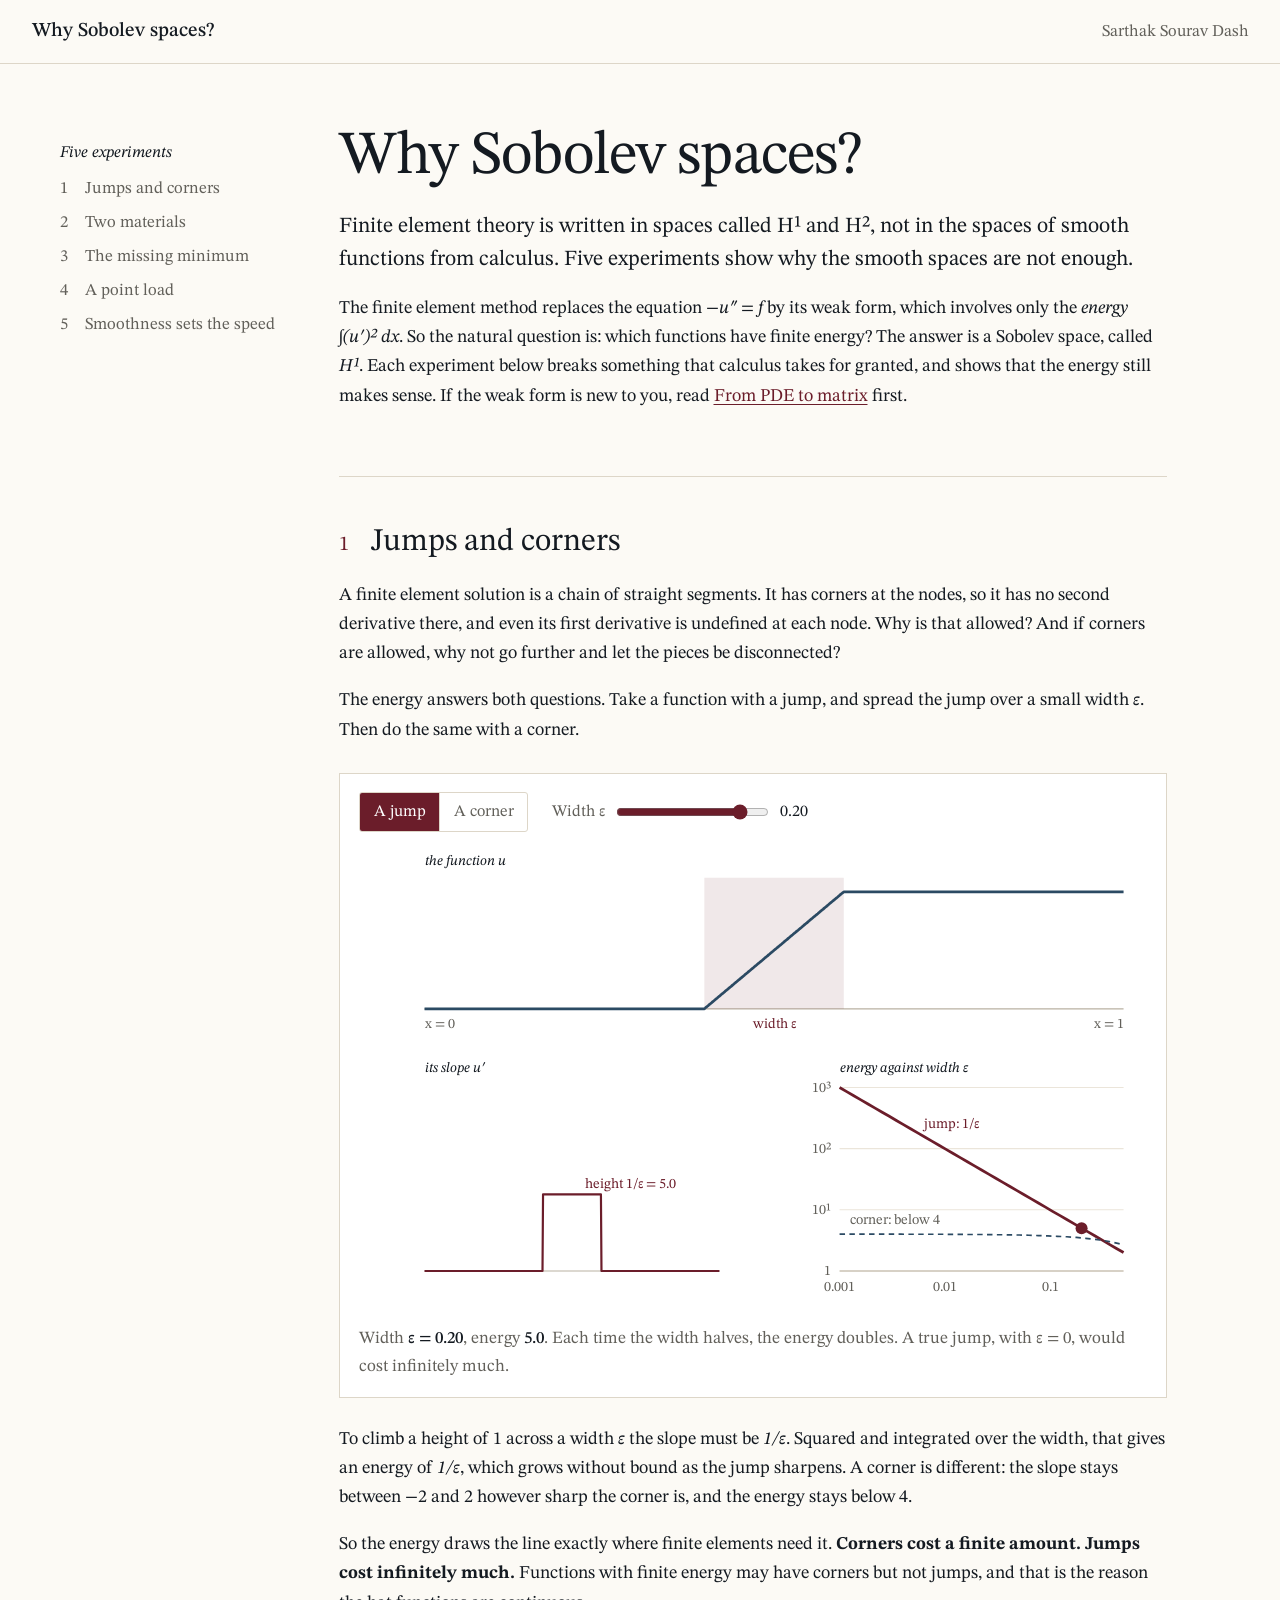
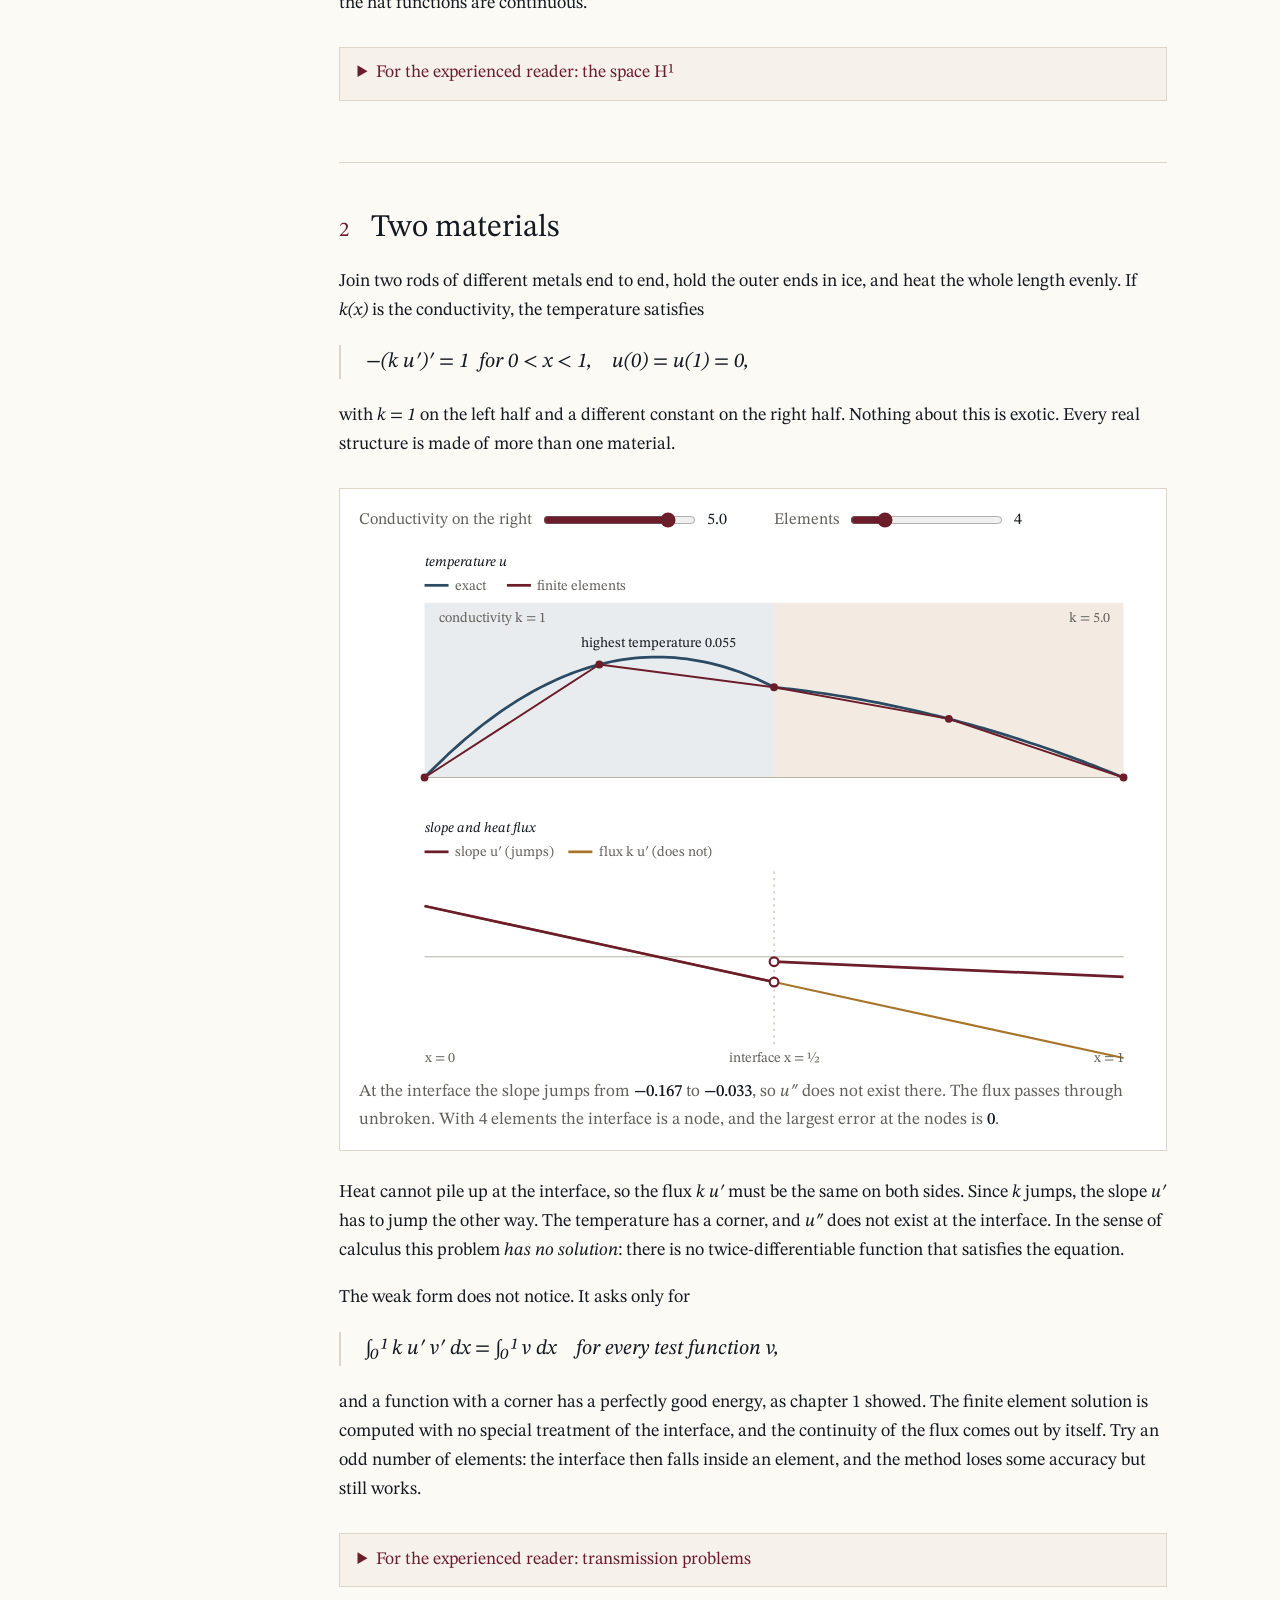
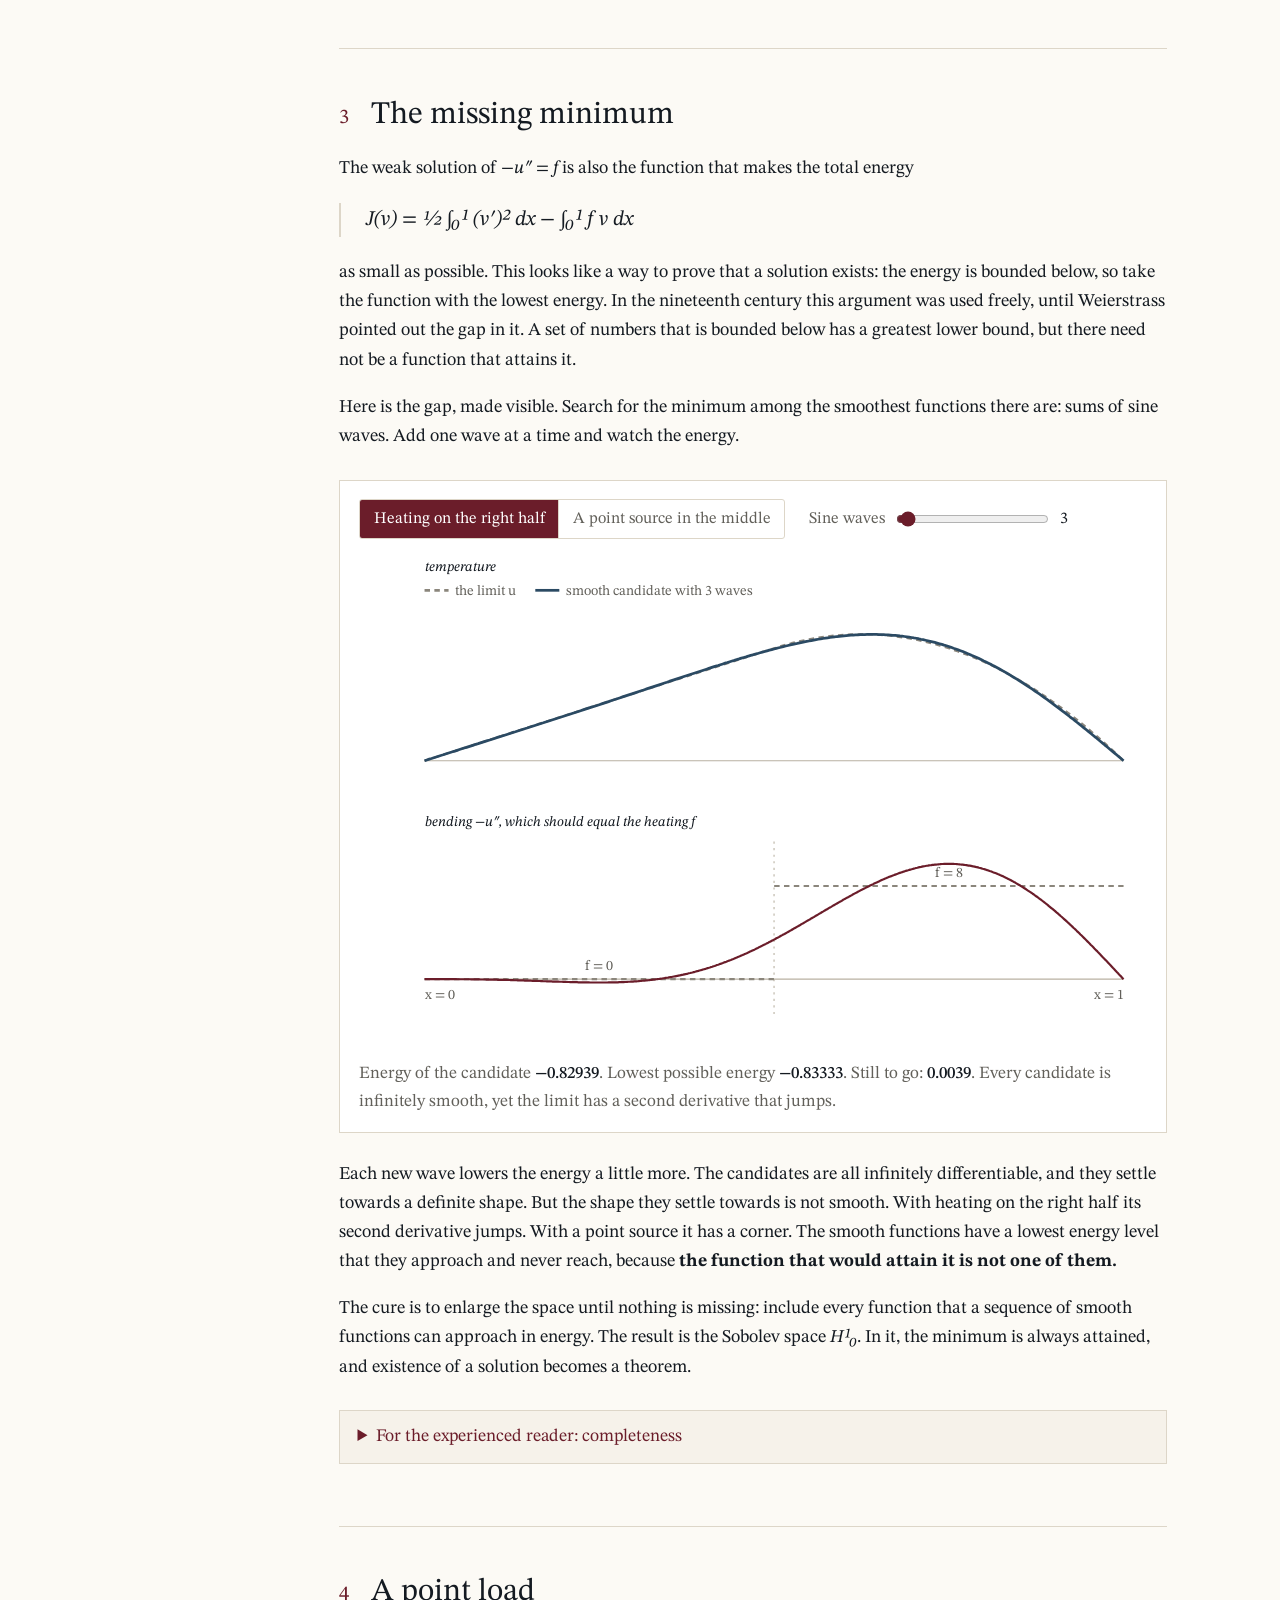
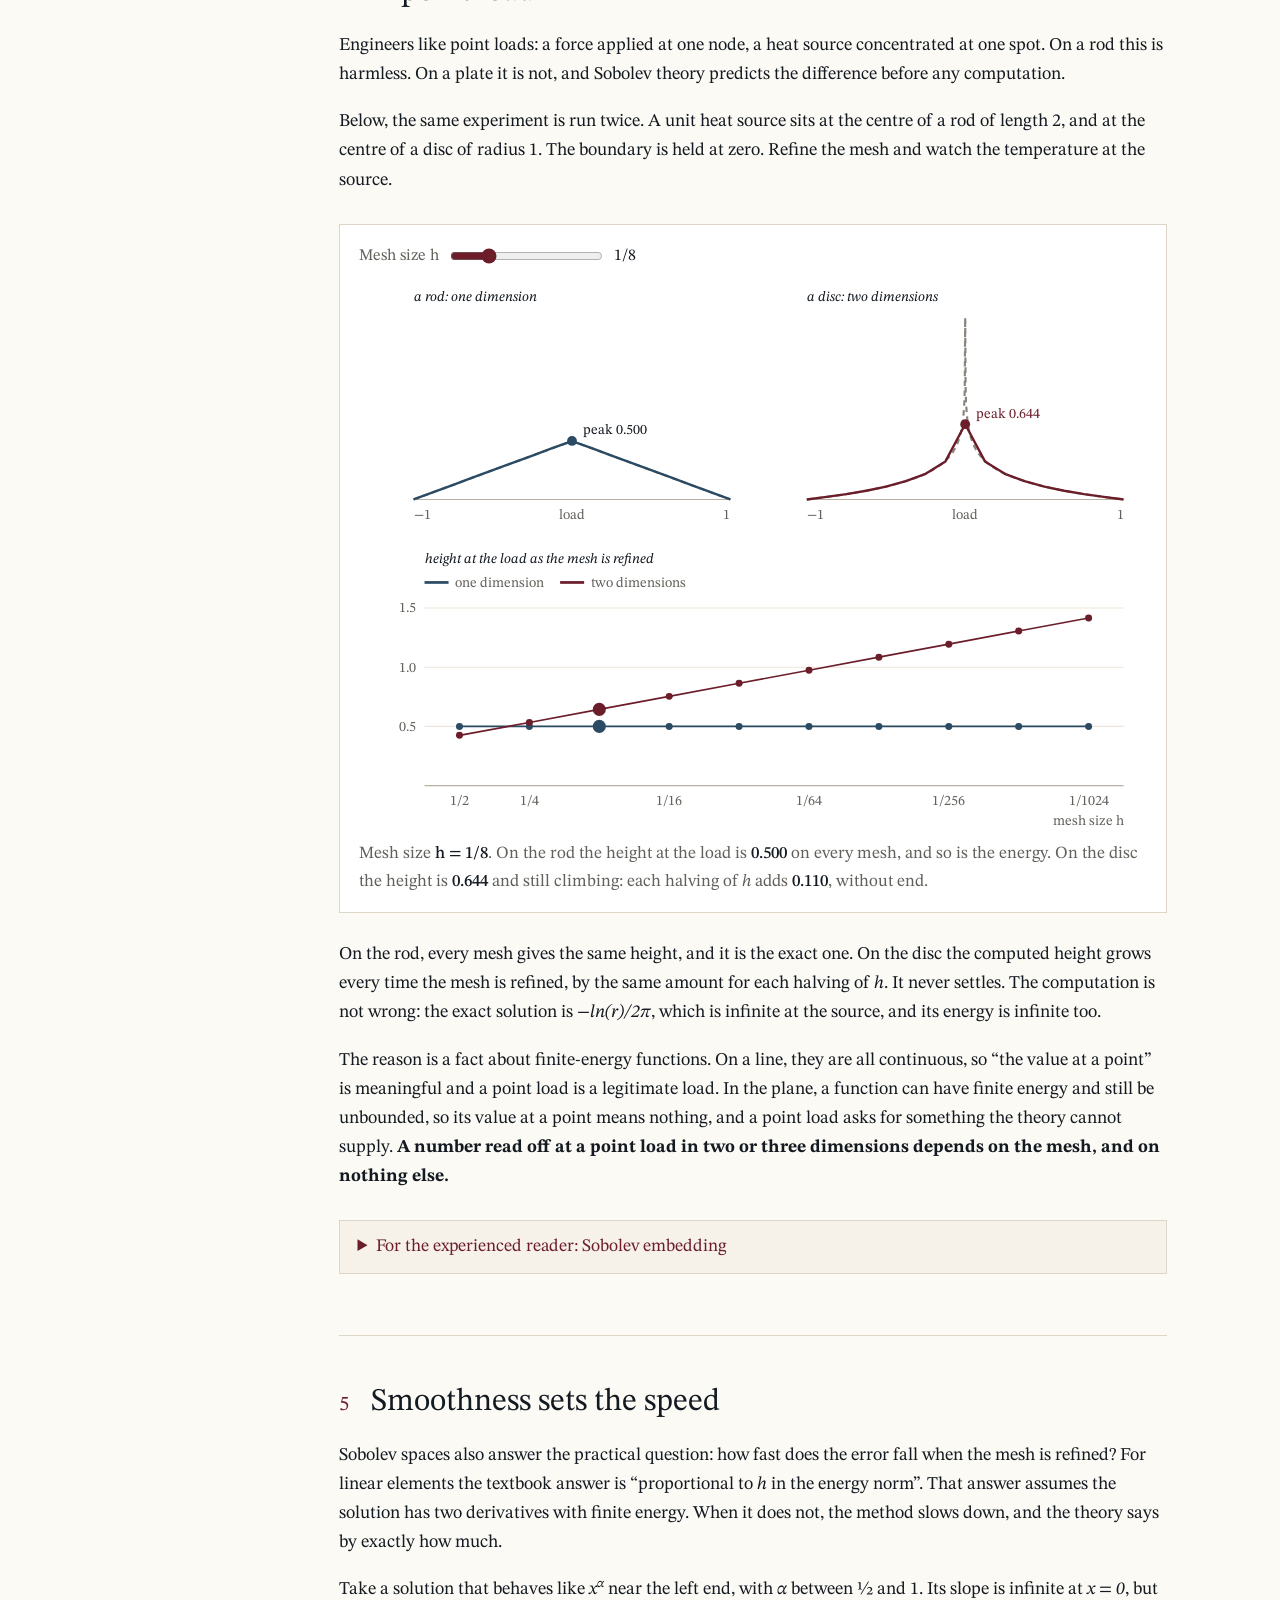
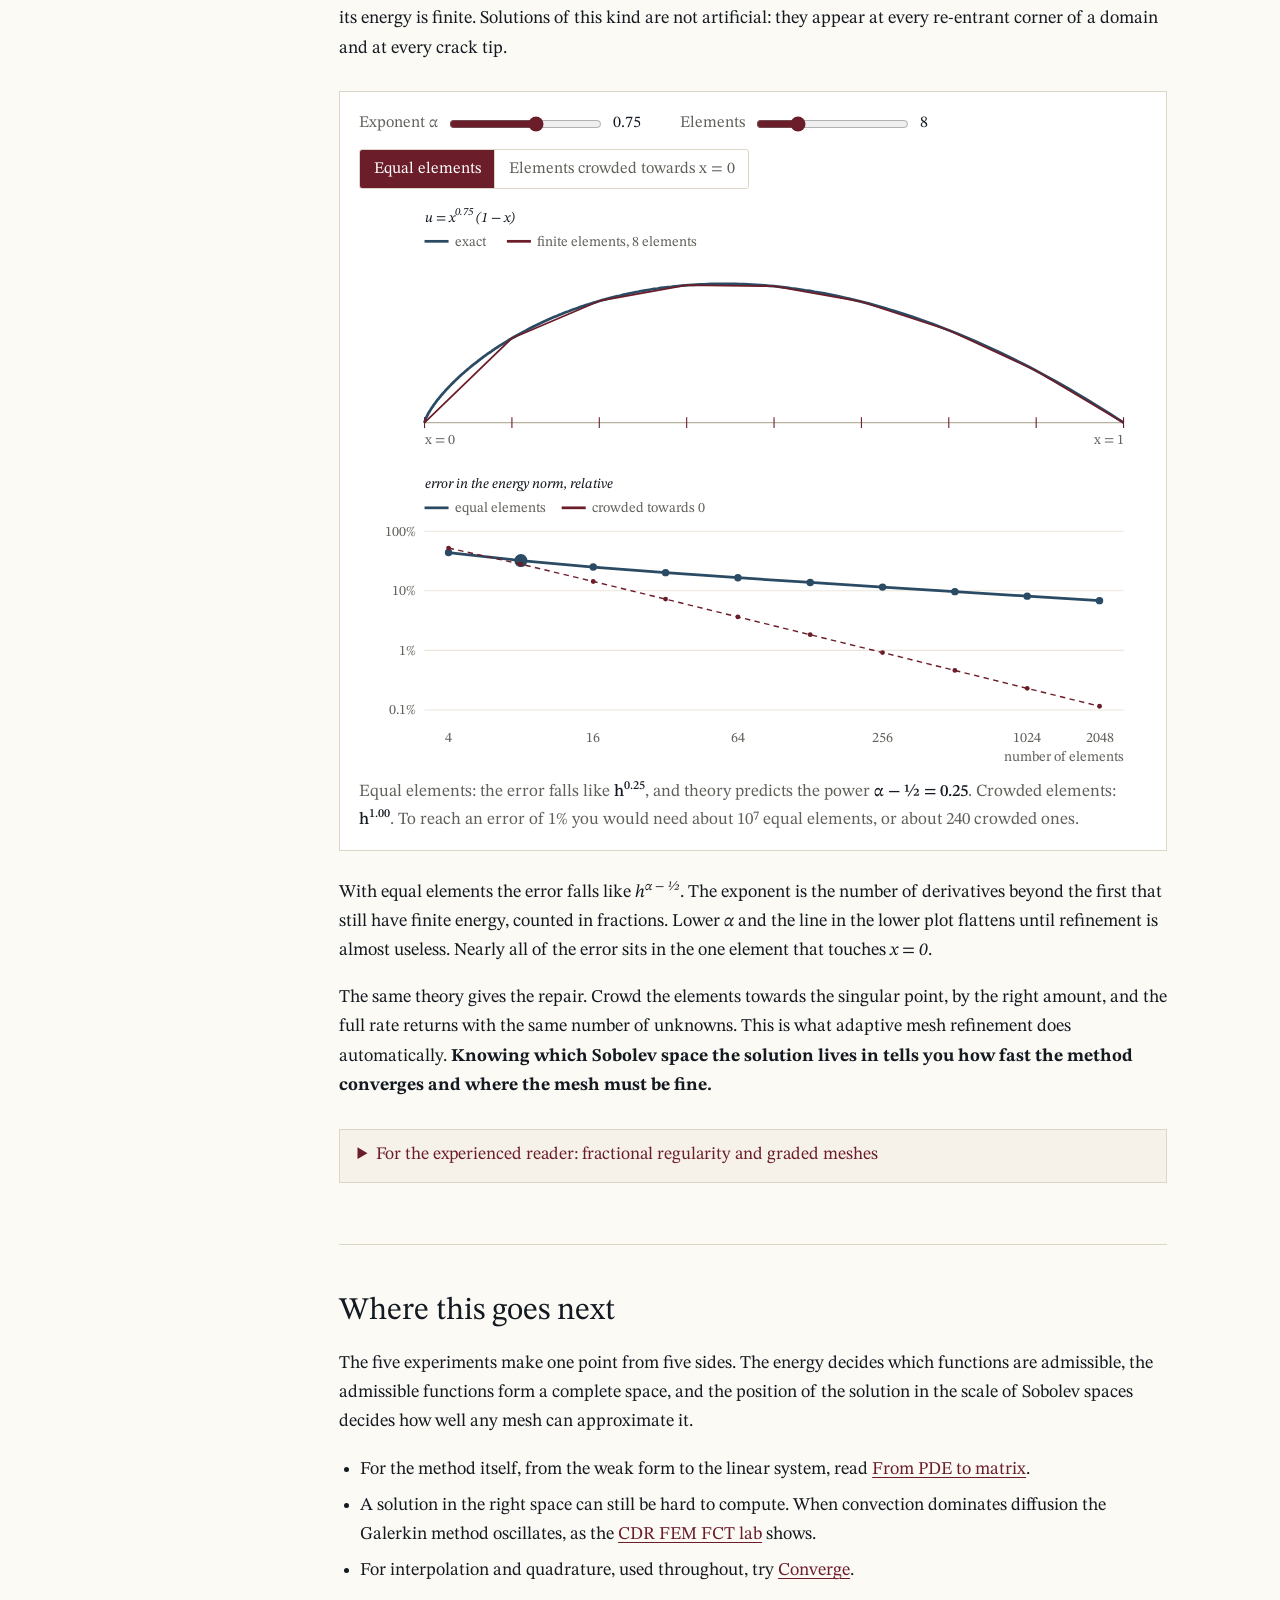
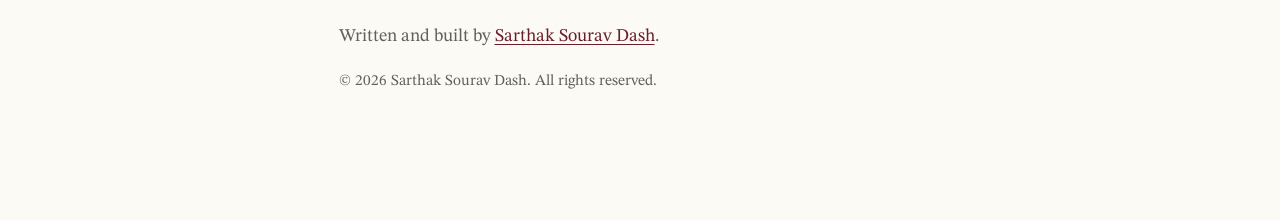
<file: sobolev/index.html>
<!doctype html>
<html lang="en">
<head>
  <meta charset="utf-8">
  <meta name="viewport" content="width=device-width, initial-scale=1">
  <title>Why Sobolev spaces? | Five experiments</title>
  <meta name="description" content="Why the finite element method needs Sobolev spaces, shown in five experiments you can run: the energy of a jump, a rod of two materials, a minimum that smooth functions cannot reach, a point load in one and two dimensions, and how smoothness sets the speed of convergence.">
  <meta name="author" content="Sarthak Sourav Dash">
  <meta name="theme-color" content="#fcfaf5">
  <link rel="icon" href="../assets/img/favicon.svg" type="image/svg+xml">
  <link rel="preconnect" href="https://fonts.googleapis.com">
  <link rel="preconnect" href="https://fonts.gstatic.com" crossorigin>
  <link rel="stylesheet" href="../fem/style.css">
</head>
<body>
  <!-- ===================================================================
       WHY SOBOLEV SPACES? (sobolev/index.html)
       All the words are in this file, chapter by chapter.
       The live figures are drawn into the <svg> tags with id="..." below
       by app.js; the mathematics behind them is in sob.js.
       The look comes from ../fem/style.css, shared with From PDE to matrix.
       To edit text: change the words here. Each chapter is one
       <section class="chapter">. "For the experienced reader" boxes are
       the <details class="deep"> blocks.
       =================================================================== -->
  <header class="top">
    <a class="brand" href="#top">Why Sobolev spaces?</a>
    <a class="home" href="../">Sarthak Sourav Dash</a>
  </header>

  <div class="shell" id="top">
    <!-- CHAPTER MENU (left on wide screens). One <li> per chapter; href matches the chapter's id. -->
    <nav class="toc" aria-label="Chapters">
      <p class="part">Five experiments</p>
      <ol>
        <li><a href="#jump">Jumps and corners</a></li>
        <li><a href="#materials">Two materials</a></li>
        <li><a href="#minimum">The missing minimum</a></li>
        <li><a href="#point">A point load</a></li>
        <li><a href="#rate">Smoothness sets the speed</a></li>
      </ol>
    </nav>

    <main>
      <!-- INTRODUCTION -->
      <section class="intro">
        <h1>Why Sobolev spaces?</h1>
        <p class="lead">Finite element theory is written in spaces called H¹ and H², not in the spaces of smooth functions from calculus. Five experiments show why the smooth spaces are not enough.</p>
        <p>The finite element method replaces the equation <span class="math">−u″ = f</span> by its weak form, which involves only the <em>energy</em> <span class="math">∫(u′)² dx</span>. So the natural question is: which functions have finite energy? The answer is a Sobolev space, called <span class="math">H¹</span>. Each experiment below breaks something that calculus takes for granted, and shows that the energy still makes sense. If the weak form is new to you, read <a href="../fem/">From PDE to matrix</a> first.</p>
      </section>

      <!-- ================= CHAPTER 1 ================= -->
      <section class="chapter" id="jump">
        <h2><span class="n">1</span>Jumps and corners</h2>
        <p>A finite element solution is a chain of straight segments. It has corners at the nodes, so it has no second derivative there, and even its first derivative is undefined at each node. Why is that allowed? And if corners are allowed, why not go further and let the pieces be disconnected?</p>
        <p>The energy answers both questions. Take a function with a jump, and spread the jump over a small width <span class="math">ε</span>. Then do the same with a corner.</p>

        <div class="lab">
          <div class="controls">
            <div class="seg" id="jumpSeg" role="group" aria-label="Shape"></div>
            <label class="slider">Width ε <input type="range" id="jumpEps" min="-3" max="-0.3" step="0.05"><output id="jumpEpsOut"></output></label>
          </div>
          <svg id="figJump" role="img" aria-label="Top: the function, with the smoothed region shaded. Bottom left: its slope. Bottom right: the energy against the width, on logarithmic axes."></svg>
          <p class="readout" id="outJump"></p>
        </div>

        <p>To climb a height of 1 across a width <span class="math">ε</span> the slope must be <span class="math">1/ε</span>. Squared and integrated over the width, that gives an energy of <span class="math">1/ε</span>, which grows without bound as the jump sharpens. A corner is different: the slope stays between −2 and 2 however sharp the corner is, and the energy stays below 4.</p>
        <p>So the energy draws the line exactly where finite elements need it. <strong>Corners cost a finite amount. Jumps cost infinitely much.</strong> Functions with finite energy may have corners but not jumps, and that is the reason the hat functions are continuous.</p>

        <details class="deep">
          <summary>For the experienced reader: the space H¹</summary>
          <p><span class="math">H¹(0,1)</span> is the set of <span class="math">u ∈ L²(0,1)</span> that have a weak derivative <span class="math">u′ ∈ L²(0,1)</span>, meaning <span class="math">∫ u φ′ dx = −∫ u′ φ dx</span> for all <span class="math">φ ∈ C<sub>c</sub><sup>∞</sup>(0,1)</span>. In one dimension these are the absolutely continuous functions with square-integrable derivative, and <span class="math">|u(x) − u(y)| ≤ |x − y|<sup>1/2</sup> ‖u′‖</span>, so every element of <span class="math">H¹(0,1)</span> is Hölder continuous. The distributional derivative of a jump is a Dirac mass, which is not in <span class="math">L²</span>. The general statement, valid in any dimension: a function that is smooth on each element of a mesh belongs to <span class="math">H¹(Ω)</span> if and only if it is continuous across the element interfaces. This is the conformity condition for Lagrange elements.</p>
        </details>
      </section>

      <!-- ================= CHAPTER 2 ================= -->
      <section class="chapter" id="materials">
        <h2><span class="n">2</span>Two materials</h2>
        <p>Join two rods of different metals end to end, hold the outer ends in ice, and heat the whole length evenly. If <span class="math">k(x)</span> is the conductivity, the temperature satisfies</p>
        <p class="eq">−(k u′)′ = 1 &nbsp;for 0 &lt; x &lt; 1, &nbsp;&nbsp; u(0) = u(1) = 0,</p>
        <p>with <span class="math">k = 1</span> on the left half and a different constant on the right half. Nothing about this is exotic. Every real structure is made of more than one material.</p>

        <div class="lab">
          <div class="controls">
            <label class="slider">Conductivity on the right <input type="range" id="matK" min="-1" max="1" step="0.05"><output id="matKOut"></output></label>
            <label class="slider">Elements <input type="range" id="matN" min="2" max="12" step="1"><output id="matNOut"></output></label>
          </div>
          <svg id="figMat" role="img" aria-label="Top: the exact temperature and the finite element solution on a rod of two materials. Bottom: the slope, which jumps at the interface, and the heat flux, which does not."></svg>
          <p class="readout" id="outMat"></p>
        </div>

        <p>Heat cannot pile up at the interface, so the flux <span class="math">k u′</span> must be the same on both sides. Since <span class="math">k</span> jumps, the slope <span class="math">u′</span> has to jump the other way. The temperature has a corner, and <span class="math">u″</span> does not exist at the interface. In the sense of calculus this problem <em>has no solution</em>: there is no twice-differentiable function that satisfies the equation.</p>
        <p>The weak form does not notice. It asks only for</p>
        <p class="eq">∫₀¹ k u′ v′ dx = ∫₀¹ v dx &nbsp;&nbsp; for every test function v,</p>
        <p>and a function with a corner has a perfectly good energy, as chapter 1 showed. The finite element solution is computed with no special treatment of the interface, and the continuity of the flux comes out by itself. Try an odd number of elements: the interface then falls inside an element, and the method loses some accuracy but still works.</p>

        <details class="deep">
          <summary>For the experienced reader: transmission problems</summary>
          <p>For <span class="math">k ∈ L<sup>∞</sup></span> with <span class="math">k ≥ k₀ &gt; 0</span> the form <span class="math">a(u, v) = ∫ k u′ v′ dx</span> is bounded and coercive on <span class="math">H¹₀(0,1)</span>, and Lax–Milgram gives a unique weak solution. The flux <span class="math">σ = k u′</span> satisfies <span class="math">σ′ = −f ∈ L²</span>, so <span class="math">σ ∈ H¹</span> is continuous: the transmission condition <span class="math">[k u′] = 0</span> is a natural condition, contained in the weak form and not imposed. The solution is in <span class="math">H²</span> on each side but not in <span class="math">H²(0,1)</span>. When the interface is a mesh node, the Green’s function is piecewise linear on the mesh, the finite element solution is exact at the nodes, and the energy error is <span class="math">O(h)</span>. When the interface cuts an element, the best approximation of the kink inside that element limits the energy error to <span class="math">O(h<sup>1/2</sup>)</span>. Meshes should follow material interfaces.</p>
        </details>
      </section>

      <!-- ================= CHAPTER 3 ================= -->
      <section class="chapter" id="minimum">
        <h2><span class="n">3</span>The missing minimum</h2>
        <p>The weak solution of <span class="math">−u″ = f</span> is also the function that makes the total energy</p>
        <p class="eq">J(v) = ½ ∫₀¹ (v′)² dx − ∫₀¹ f v dx</p>
        <p>as small as possible. This looks like a way to prove that a solution exists: the energy is bounded below, so take the function with the lowest energy. In the nineteenth century this argument was used freely, until Weierstrass pointed out the gap in it. A set of numbers that is bounded below has a greatest lower bound, but there need not be a function that attains it.</p>
        <p>Here is the gap, made visible. Search for the minimum among the smoothest functions there are: sums of sine waves. Add one wave at a time and watch the energy.</p>

        <div class="lab">
          <div class="controls">
            <div class="seg" id="ritzSeg" role="group" aria-label="Heating"></div>
            <label class="slider">Sine waves <input type="range" id="ritzN" min="1" max="60" step="1"><output id="ritzNOut"></output></label>
          </div>
          <svg id="figRitz" role="img" aria-label="Top: the best smooth candidate and the function it approaches. Bottom: a derivative of the candidate, approaching a function with a jump."></svg>
          <p class="readout" id="outRitz"></p>
        </div>

        <p>Each new wave lowers the energy a little more. The candidates are all infinitely differentiable, and they settle towards a definite shape. But the shape they settle towards is not smooth. With heating on the right half its second derivative jumps. With a point source it has a corner. The smooth functions have a lowest energy level that they approach and never reach, because <strong>the function that would attain it is not one of them.</strong></p>
        <p>The cure is to enlarge the space until nothing is missing: include every function that a sequence of smooth functions can approach in energy. The result is the Sobolev space <span class="math">H¹₀</span>. In it, the minimum is always attained, and existence of a solution becomes a theorem.</p>

        <details class="deep">
          <summary>For the experienced reader: completeness</summary>
          <p>The space <span class="math">C<sub>c</sub><sup>∞</sup>(0,1)</span> with the energy inner product <span class="math">(u, v) ↦ ∫ u′v′ dx</span> is not complete, and <span class="math">H¹₀(0,1)</span> is by definition its completion. Completeness is what the Riesz representation theorem and the Lax–Milgram lemma require, and it is the only property of <span class="math">H¹₀</span> they use. For the sine candidates <span class="math">u<sub>N</sub></span>, Galerkin orthogonality gives <span class="math">J(u<sub>N</sub>) − J(u) = ½ |u − u<sub>N</sub>|²<sub>H¹</sub></span>. The gap decays like <span class="math">N<sup>−3</sup></span> for the step heating, where <span class="math">u ∈ H²</span>, and only like <span class="math">N<sup>−1</sup></span> for the point source, where <span class="math">u ∈ H<sup>3/2−ε</sup></span>. The point source is admissible in one dimension because <span class="math">δ ∈ H<sup>−1</sup>(0,1)</span>; chapter 4 shows that this fails in two dimensions. Hilbert’s rescue of the Dirichlet principle in 1900 is, in modern terms, the direct method of the calculus of variations in a complete space.</p>
        </details>
      </section>

      <!-- ================= CHAPTER 4 ================= -->
      <section class="chapter" id="point">
        <h2><span class="n">4</span>A point load</h2>
        <p>Engineers like point loads: a force applied at one node, a heat source concentrated at one spot. On a rod this is harmless. On a plate it is not, and Sobolev theory predicts the difference before any computation.</p>
        <p>Below, the same experiment is run twice. A unit heat source sits at the centre of a rod of length 2, and at the centre of a disc of radius 1. The boundary is held at zero. Refine the mesh and watch the temperature at the source.</p>

        <div class="lab">
          <div class="controls">
            <label class="slider">Mesh size h <input type="range" id="pointN" min="1" max="10" step="1"><output id="pointNOut"></output></label>
          </div>
          <svg id="figPoint" role="img" aria-label="Top left: finite element solution on a rod with a point load, a tent of fixed height. Top right: the same on a disc, with a peak that grows as the mesh is refined. Bottom: the height at the load against the mesh size."></svg>
          <p class="readout" id="outPoint"></p>
        </div>

        <p>On the rod, every mesh gives the same height, and it is the exact one. On the disc the computed height grows every time the mesh is refined, by the same amount for each halving of <span class="math">h</span>. It never settles. The computation is not wrong: the exact solution is <span class="math">−ln(r)/2π</span>, which is infinite at the source, and its energy is infinite too.</p>
        <p>The reason is a fact about finite-energy functions. On a line, they are all continuous, so “the value at a point” is meaningful and a point load is a legitimate load. In the plane, a function can have finite energy and still be unbounded, so its value at a point means nothing, and a point load asks for something the theory cannot supply. <strong>A number read off at a point load in two or three dimensions depends on the mesh, and on nothing else.</strong></p>

        <details class="deep">
          <summary>For the experienced reader: Sobolev embedding</summary>
          <p><span class="math">H<sup>s</sup>(Ω) ⊂ C(Ω̄)</span> holds for <span class="math">s &gt; d/2</span>, where <span class="math">d</span> is the dimension. For <span class="math">s = 1</span> this is true only when <span class="math">d = 1</span>. In two dimensions <span class="math">v(x) = ln ln(1/|x|)</span> lies in <span class="math">H¹</span> of the disc of radius ½ and is unbounded, so point evaluation is not a bounded functional on <span class="math">H¹</span>: <span class="math">δ ∉ H<sup>−1</sup>(Ω)</span> for <span class="math">d ≥ 2</span>, and Lax–Milgram does not apply. The Green’s function belongs to <span class="math">W<sup>1,p</sup></span> only for <span class="math">p &lt; d/(d − 1)</span>. For the Galerkin solution, <span class="math">a(u<sub>h</sub>, u<sub>h</sub>) = u<sub>h</sub>(0)</span>, so the peak and the energy are the same number, and both behave like <span class="math">(1/2π) ln(1/h)</span>. The figure uses radial linear elements on <span class="math">n</span> rings, which is the Galerkin method in the subspace of radial functions. On a triangular mesh the growth rate is the same. Away from the source the approximation still converges, which is why point loads remain usable in practice as long as nothing is read off at the load itself.</p>
        </details>
      </section>

      <!-- ================= CHAPTER 5 ================= -->
      <section class="chapter" id="rate">
        <h2><span class="n">5</span>Smoothness sets the speed</h2>
        <p>Sobolev spaces also answer the practical question: how fast does the error fall when the mesh is refined? For linear elements the textbook answer is “proportional to <span class="math">h</span> in the energy norm”. That answer assumes the solution has two derivatives with finite energy. When it does not, the method slows down, and the theory says by exactly how much.</p>
        <p>Take a solution that behaves like <span class="math">x<sup>α</sup></span> near the left end, with <span class="math">α</span> between ½ and 1. Its slope is infinite at <span class="math">x = 0</span>, but its energy is finite. Solutions of this kind are not artificial: they appear at every re-entrant corner of a domain and at every crack tip.</p>

        <div class="lab">
          <div class="controls">
            <label class="slider">Exponent α <input type="range" id="rateA" min="0.55" max="0.9" step="0.01"><output id="rateAOut"></output></label>
            <label class="slider">Elements <input type="range" id="rateN" min="2" max="6" step="1"><output id="rateNOut"></output></label>
          </div>
          <div class="controls">
            <div class="seg" id="rateSeg" role="group" aria-label="Mesh"></div>
          </div>
          <svg id="figRate" role="img" aria-label="Top: the singular solution and its finite element approximation, with the mesh nodes marked. Bottom: the relative error against the number of elements on logarithmic axes, for equal and for crowded elements."></svg>
          <p class="readout" id="outRate"></p>
        </div>

        <p>With equal elements the error falls like <span class="math">h<sup>α − ½</sup></span>. The exponent is the number of derivatives beyond the first that still have finite energy, counted in fractions. Lower <span class="math">α</span> and the line in the lower plot flattens until refinement is almost useless. Nearly all of the error sits in the one element that touches <span class="math">x = 0</span>.</p>
        <p>The same theory gives the repair. Crowd the elements towards the singular point, by the right amount, and the full rate returns with the same number of unknowns. This is what adaptive mesh refinement does automatically. <strong>Knowing which Sobolev space the solution lives in tells you how fast the method converges and where the mesh must be fine.</strong></p>

        <details class="deep">
          <summary>For the experienced reader: fractional regularity and graded meshes</summary>
          <p>The function <span class="math">u = x<sup>α</sup>(1 − x)</span> belongs to <span class="math">H<sup>s</sup>(0,1)</span> exactly for <span class="math">s &lt; α + ½</span>. Céa’s lemma with the interpolation estimate <span class="math">|u − I<sub>h</sub>u|<sub>H¹</sub> ≤ C h<sup>s−1</sup> |u|<sub>H<sup>s</sup></sub></span>, <span class="math">1 ≤ s ≤ 2</span>, gives every rate below <span class="math">α − ½</span>, and the figure shows that the rate <span class="math">α − ½</span> is attained. In one dimension with constant coefficients the finite element solution coincides with the nodal interpolant, so the errors plotted are exact up to quadrature. The graded mesh has nodes <span class="math">x<sub>i</sub> = (i/n)<sup>μ</sup></span> with <span class="math">μ &gt; 1/(α − ½)</span>, which restores <span class="math">O(n<sup>−1</sup>)</span>. In two dimensions the counting shifts by half a derivative: at a corner of interior angle <span class="math">ω &gt; π</span> the solution of the Poisson problem behaves like <span class="math">r<sup>π/ω</sup> sin(πθ/ω)</span>, which is in <span class="math">H<sup>1+s</sup></span> for <span class="math">s &lt; π/ω</span>. On the L-shaped domain <span class="math">π/ω = 2/3</span>, so linear elements on quasi-uniform meshes converge like <span class="math">h<sup>2/3</sup></span> in the energy norm and <span class="math">h<sup>4/3</sup></span> in <span class="math">L²</span>, whatever the smoothness of the data.</p>
        </details>
      </section>

      <!-- WHAT COMES NEXT -->
      <section class="chapter next" id="next">
        <h2>Where this goes next</h2>
        <p>The five experiments make one point from five sides. The energy decides which functions are admissible, the admissible functions form a complete space, and the position of the solution in the scale of Sobolev spaces decides how well any mesh can approximate it.</p>
        <ul>
          <li>For the method itself, from the weak form to the linear system, read <a href="../fem/">From PDE to matrix</a>.</li>
          <li>A solution in the right space can still be hard to compute. When convection dominates diffusion the Galerkin method oscillates, as the <a href="https://sarthakmath.github.io/CDR_visualizer/">CDR FEM FCT lab</a> shows.</li>
          <li>For interpolation and quadrature, used throughout, try <a href="../converge/">Converge</a>.</li>
        </ul>
        <p class="by">Written and built by <a href="../">Sarthak Sourav Dash</a>.</p>
        <p class="rights">© 2026 Sarthak Sourav Dash. All rights reserved.</p>
      </section>
    </main>
  </div>

  <script src="sob.js"></script>
  <script src="app.js"></script>
</body>
</html>
</file>
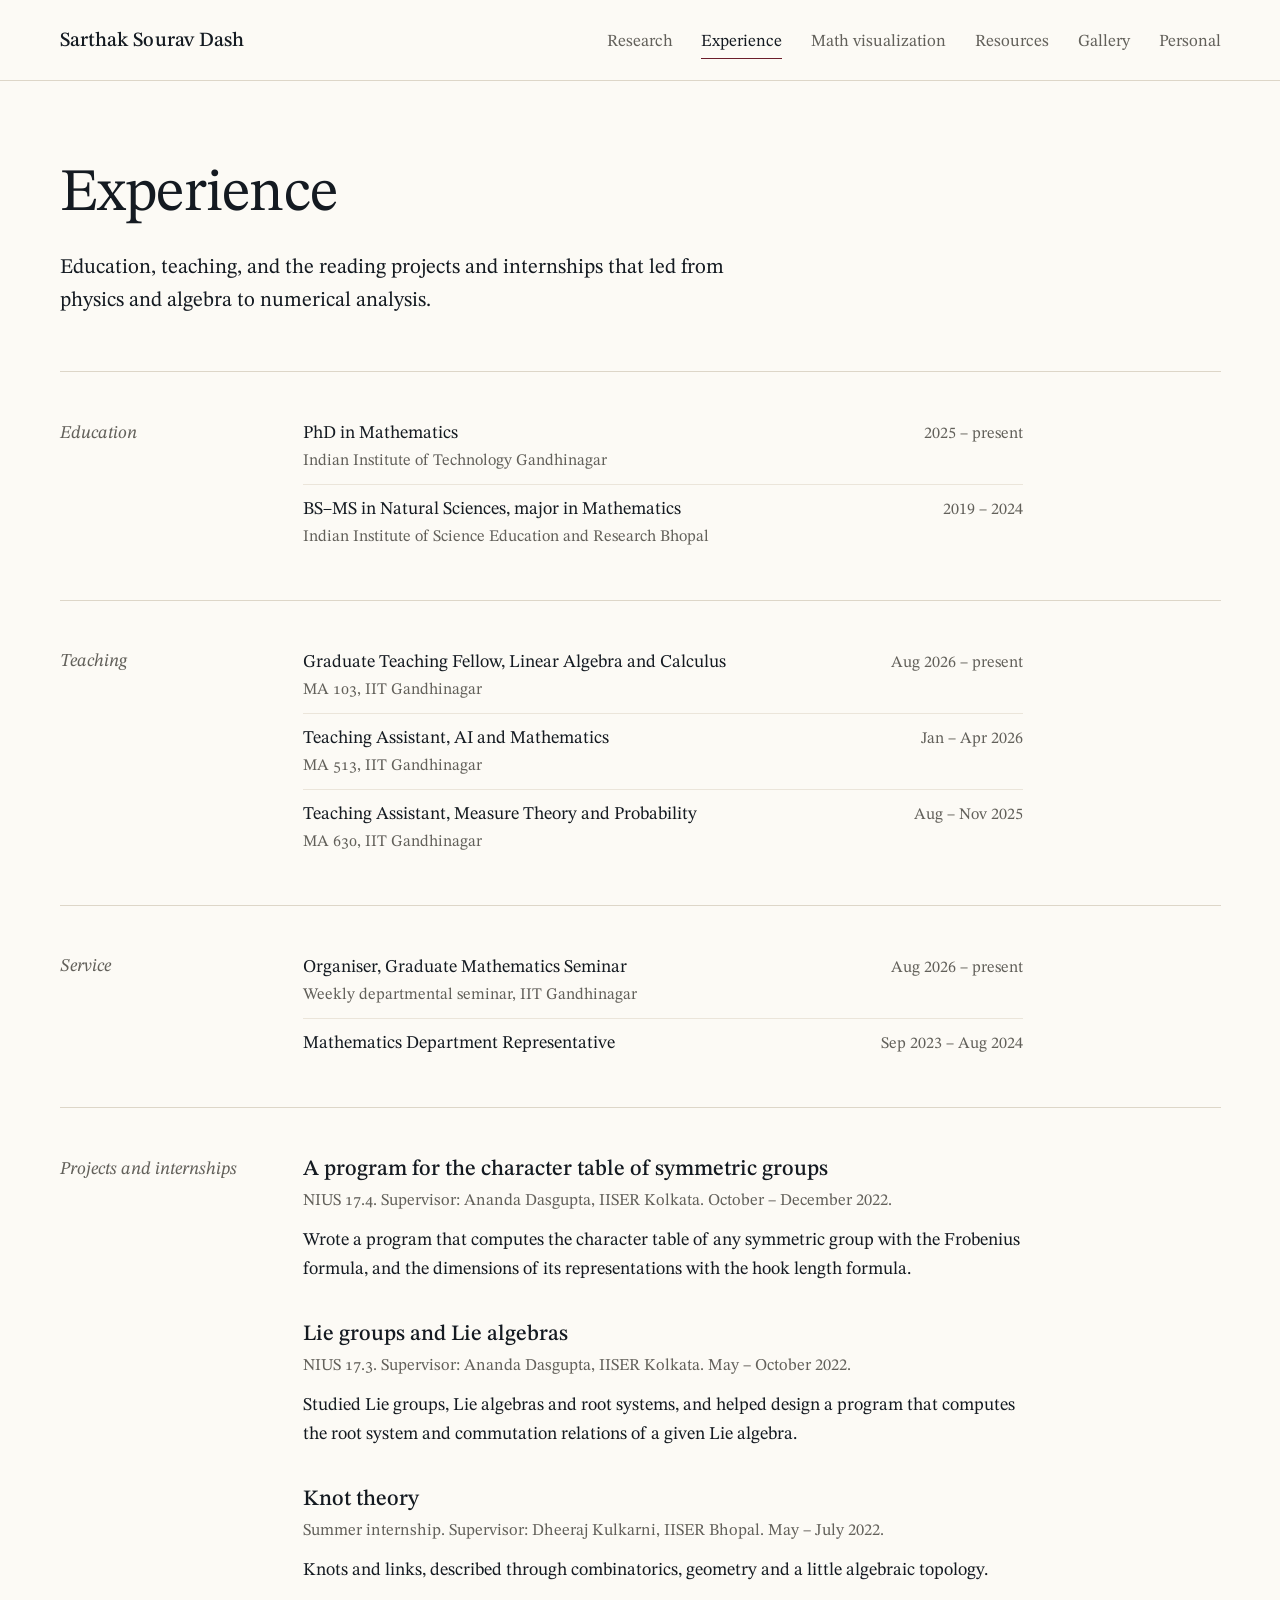
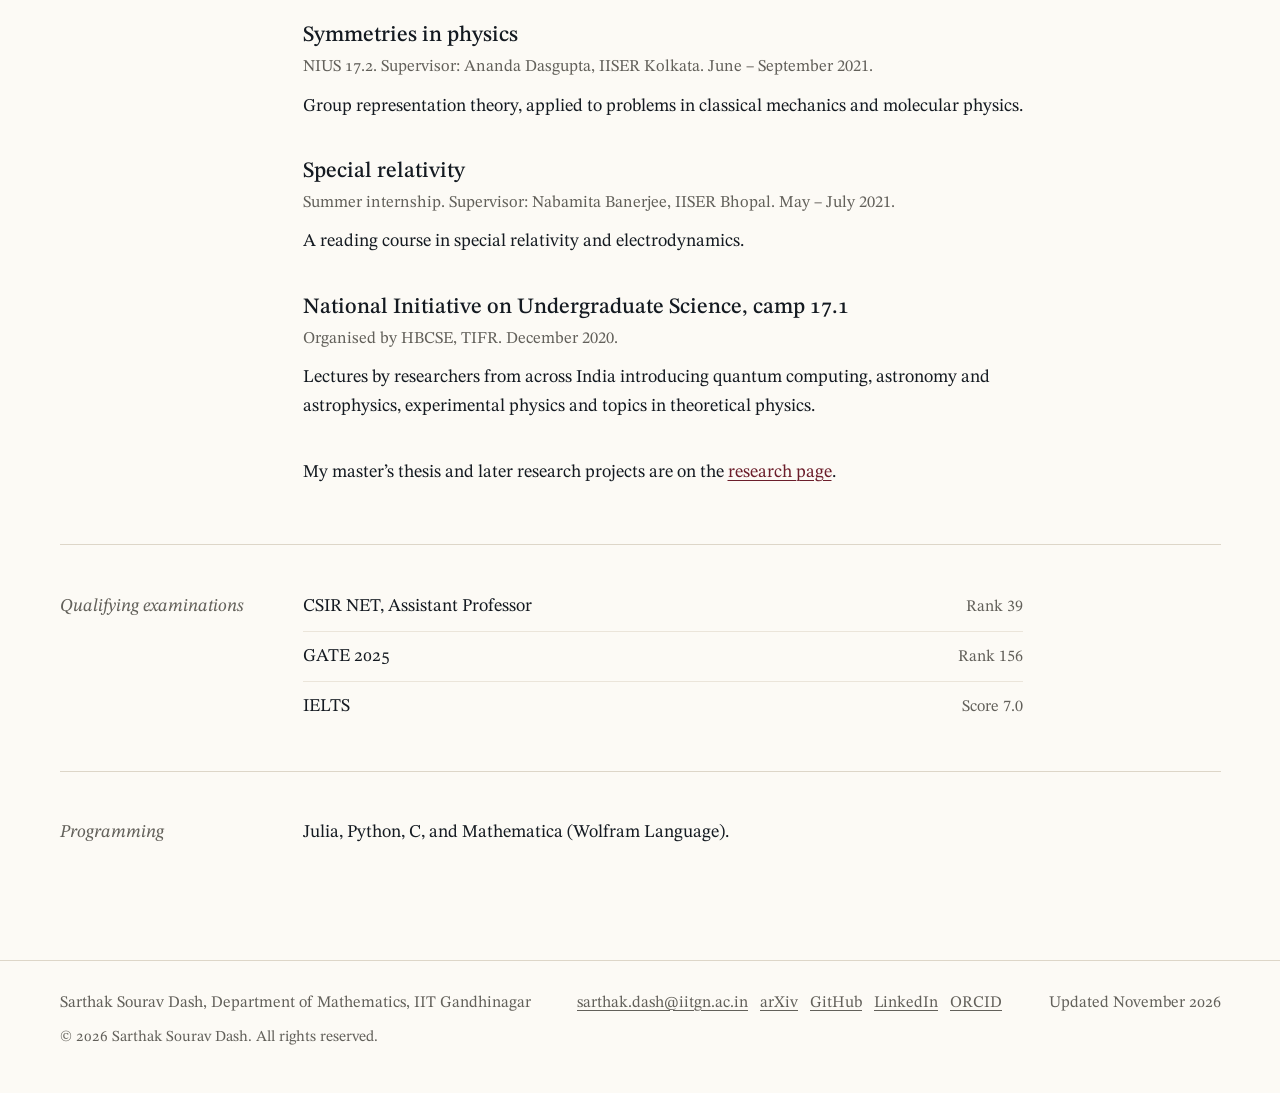
<file: experience.html>
<!doctype html>
<html lang="en">
<head>
  <meta charset="utf-8">
  <meta name="viewport" content="width=device-width, initial-scale=1">
  <!-- TAB TITLE AND SEARCH SNIPPET: <title> is the browser-tab text;
       description and og: lines are what Google and link previews show. -->
  <title>Experience | Sarthak Sourav Dash</title>
  <meta name="description" content="Education, teaching, projects and qualifications of Sarthak Sourav Dash.">
  <meta name="author" content="Sarthak Sourav Dash">
  <meta name="theme-color" content="#fcfaf5">
  <meta property="og:title" content="Experience | Sarthak Sourav Dash">
  <meta property="og:description" content="Education, teaching, projects and qualifications of Sarthak Sourav Dash.">
  <meta property="og:type" content="website">
  <link rel="icon" href="assets/img/favicon.svg" type="image/svg+xml">
  <link rel="preconnect" href="https://fonts.googleapis.com">
  <link rel="preconnect" href="https://fonts.gstatic.com" crossorigin>
  <link rel="stylesheet" href="assets/css/style.css">
</head>
<body data-page="experience">
  <noscript><p class="wrap"><a href="index.html">Home</a> | <a href="research.html">Research</a> | <a href="experience.html">Experience</a> | <a href="visualization.html">Math visualization</a> | <a href="resources.html">Resources</a> | <a href="gallery.html">Gallery</a> | <a href="personal.html">Personal</a></p></noscript>
  <main class="wrap">
    <!-- ===================================================================
       EXPERIENCE PAGE (experience.html)
       Education, Teaching, Service, Projects and internships,
       Qualifying examinations, Programming.
       =================================================================== -->

    <!-- PAGE TITLE BLOCK: optional equation line, the big title, and one intro sentence. -->
    <header class="page-title">
      <h1>Experience</h1>
      <p class="lead">Education, teaching, and the reading projects and internships that led from physics and algebra to numerical analysis.</p>
    </header>

    <!-- -------------------------------------------------------------------
         EDUCATION   (the italic label on the left is the <h2>)
         To add an item, copy one <li> ... </li> line and change the words:
           <li><span>Main text<small>Grey second line</small></span><span class="when">Date</span></li>
         Newest first. Leave out <small>...</small> if there is no second line.
         ------------------------------------------------------------------- -->
    <section class="section">
      <h2>Education</h2>
      <div class="body">
        <ul class="plain">
          <li><span>PhD in Mathematics<small>Indian Institute of Technology Gandhinagar</small></span><span class="when">2025 – present</span></li>
          <li><span>BS–MS in Natural Sciences, major in Mathematics<small>Indian Institute of Science Education and Research Bhopal</small></span><span class="when">2019 – 2024</span></li>
        </ul>
      </div>
    </section>

    <!-- -------------------------------------------------------------------
         TEACHING   (the italic label on the left is the <h2>)
         To add an item, copy one <li> ... </li> line and change the words:
           <li><span>Main text<small>Grey second line</small></span><span class="when">Date</span></li>
         Newest first. Leave out <small>...</small> if there is no second line.
         ------------------------------------------------------------------- -->
    <section class="section">
      <h2>Teaching</h2>
      <div class="body">
        <ul class="plain">
          <li><span>Graduate Teaching Fellow, Linear Algebra and Calculus<small>MA 103, IIT Gandhinagar</small></span><span class="when">Aug 2026 – present</span></li>
          <li><span>Teaching Assistant, AI and Mathematics<small>MA 513, IIT Gandhinagar</small></span><span class="when">Jan – Apr 2026</span></li>
          <li><span>Teaching Assistant, Measure Theory and Probability<small>MA 630, IIT Gandhinagar</small></span><span class="when">Aug – Nov 2025</span></li>
        </ul>
      </div>
    </section>

    <!-- -------------------------------------------------------------------
         SERVICE   (the italic label on the left is the <h2>)
         To add an item, copy one <li> ... </li> line and change the words:
           <li><span>Main text<small>Grey second line</small></span><span class="when">Date</span></li>
         Newest first. Leave out <small>...</small> if there is no second line.
         ------------------------------------------------------------------- -->
    <section class="section">
      <h2>Service</h2>
      <div class="body">
        <ul class="plain">
          <li><span>Organiser, Graduate Mathematics Seminar<small>Weekly departmental seminar, IIT Gandhinagar</small></span><span class="when">Aug 2026 – present</span></li>
          <li><span>Mathematics Department Representative</span><span class="when">Sep 2023 – Aug 2024</span></li>
        </ul>
      </div>
    </section>

    <!-- -------------------------------------------------------------------
         PROJECTS AND INTERNSHIPS   (the italic label on the left is the <h2>)
         To add an item, copy one whole <article class="entry"> ... </article> block:
           <article class="entry">
             <h3>Title</h3>           (for a link: <h3><a href="https://...">Title</a></h3>)
             <p class="meta">People, place. <span class="when">Dates</span>.</p>
             <p>One or two sentences about it.</p>
           </article>
         ------------------------------------------------------------------- -->
    <section class="section">
      <h2>Projects and internships</h2>
      <div class="body">
        <article class="entry">
          <h3>A program for the character table of symmetric groups</h3>
          <p class="meta">NIUS 17.4. Supervisor: Ananda Dasgupta, IISER Kolkata. <span class="when">October – December 2022</span>.</p>
          <p>Wrote a program that computes the character table of any symmetric group with the Frobenius formula, and the dimensions of its representations with the hook length formula.</p>
        </article>
        <article class="entry">
          <h3>Lie groups and Lie algebras</h3>
          <p class="meta">NIUS 17.3. Supervisor: Ananda Dasgupta, IISER Kolkata. <span class="when">May – October 2022</span>.</p>
          <p>Studied Lie groups, Lie algebras and root systems, and helped design a program that computes the root system and commutation relations of a given Lie algebra.</p>
        </article>
        <article class="entry">
          <h3>Knot theory</h3>
          <p class="meta">Summer internship. Supervisor: Dheeraj Kulkarni, IISER Bhopal. <span class="when">May – July 2022</span>.</p>
          <p>Knots and links, described through combinatorics, geometry and a little algebraic topology.</p>
        </article>
        <article class="entry">
          <h3>Symmetries in physics</h3>
          <p class="meta">NIUS 17.2. Supervisor: Ananda Dasgupta, IISER Kolkata. <span class="when">June – September 2021</span>.</p>
          <p>Group representation theory, applied to problems in classical mechanics and molecular physics.</p>
        </article>
        <article class="entry">
          <h3>Special relativity</h3>
          <p class="meta">Summer internship. Supervisor: Nabamita Banerjee, IISER Bhopal. <span class="when">May – July 2021</span>.</p>
          <p>A reading course in special relativity and electrodynamics.</p>
        </article>
        <article class="entry">
          <h3>National Initiative on Undergraduate Science, camp 17.1</h3>
          <p class="meta">Organised by HBCSE, TIFR. <span class="when">December 2020</span>.</p>
          <p>Lectures by researchers from across India introducing quantum computing, astronomy and astrophysics, experimental physics and topics in theoretical physics.</p>
        </article>
        <p>My master’s thesis and later research projects are on the <a href="research.html">research page</a>.</p>
      </div>
    </section>

    <!-- -------------------------------------------------------------------
         QUALIFYING EXAMINATIONS   (the italic label on the left is the <h2>)
         To add an item, copy one <li> ... </li> line and change the words:
           <li><span>Main text<small>Grey second line</small></span><span class="when">Date</span></li>
         Newest first. Leave out <small>...</small> if there is no second line.
         ------------------------------------------------------------------- -->
    <section class="section">
      <h2>Qualifying examinations</h2>
      <div class="body">
        <ul class="plain">
          <li><span>CSIR NET, Assistant Professor</span><span class="when">Rank 39</span></li>
          <li><span>GATE 2025</span><span class="when">Rank 156</span></li>
          <li><span>IELTS</span><span class="when">Score 7.0</span></li>
        </ul>
      </div>
    </section>

    <!-- -------------------------------------------------------------------
         PROGRAMMING   (the italic label on the left is the <h2>)
         Plain paragraphs: edit the words between <p> and </p>.
         ------------------------------------------------------------------- -->
    <section class="section">
      <h2>Programming</h2>
      <div class="body">
        <p>Julia, Python, C, and Mathematica (Wolfram Language).</p>
      </div>
    </section>
  </main>
  <script src="assets/js/site.js"></script>
</body>
</html>
</file>
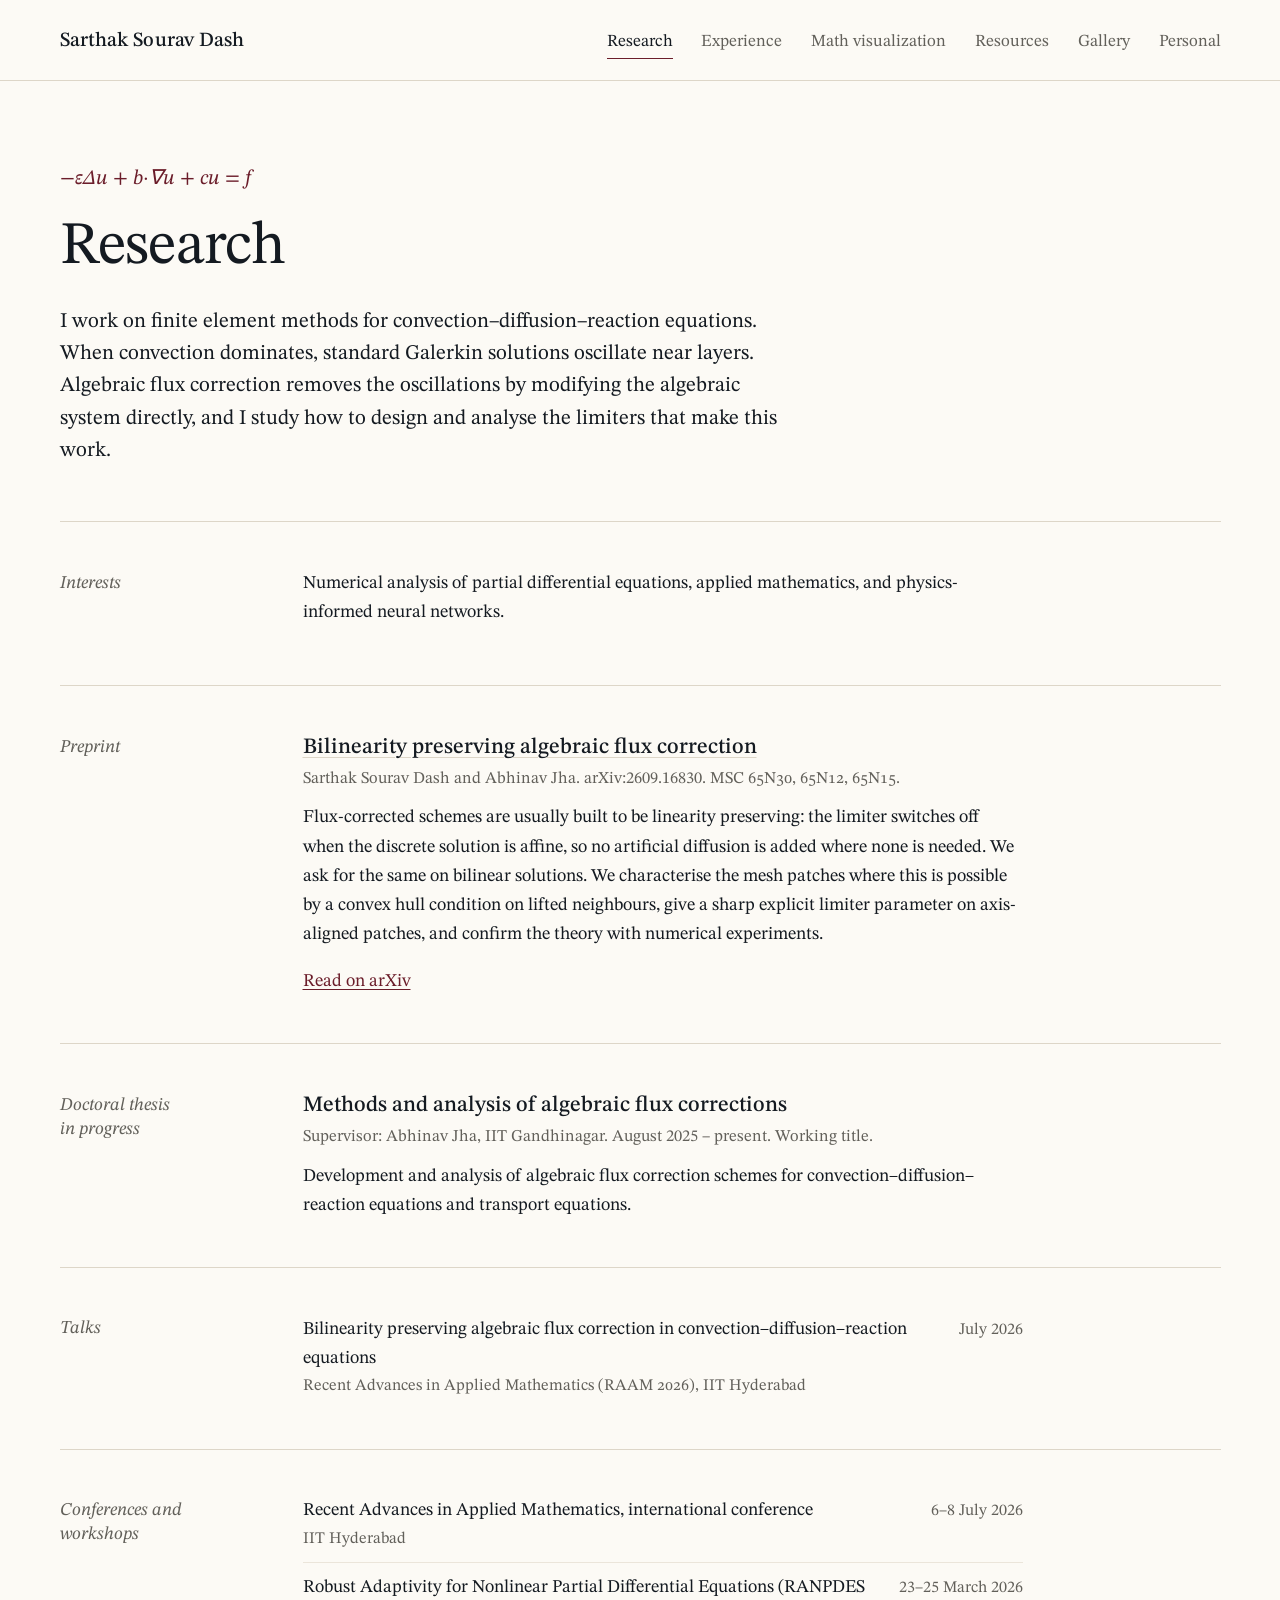
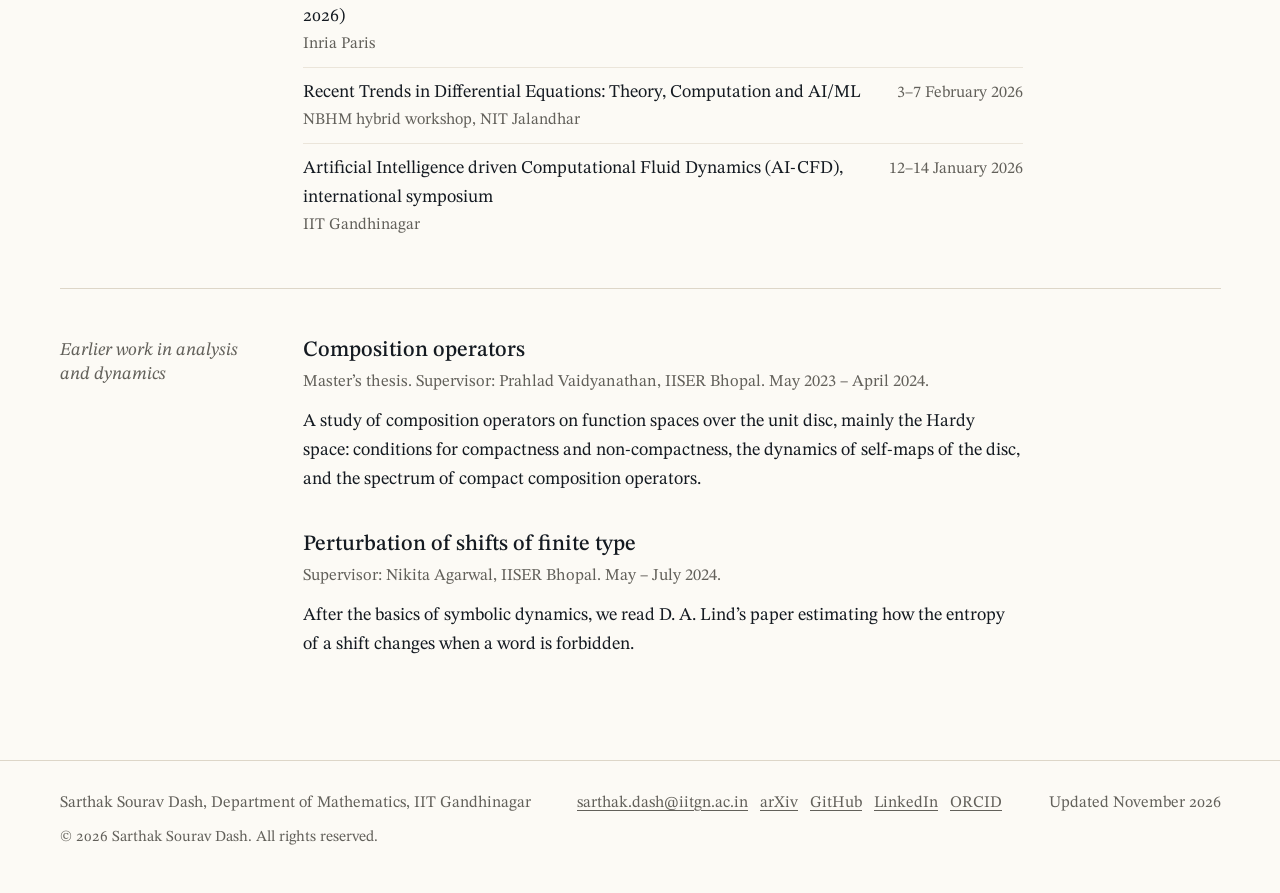
<file: research.html>
<!doctype html>
<html lang="en">
<head>
  <meta charset="utf-8">
  <meta name="viewport" content="width=device-width, initial-scale=1">
  <!-- TAB TITLE AND SEARCH SNIPPET: <title> is the browser-tab text;
       description and og: lines are what Google and link previews show. -->
  <title>Research | Sarthak Sourav Dash</title>
  <meta name="description" content="Research of Sarthak Sourav Dash: algebraic flux correction and finite element methods for convection–diffusion–reaction equations.">
  <meta name="author" content="Sarthak Sourav Dash">
  <meta name="theme-color" content="#fcfaf5">
  <meta property="og:title" content="Research | Sarthak Sourav Dash">
  <meta property="og:description" content="Research of Sarthak Sourav Dash: algebraic flux correction and finite element methods for convection–diffusion–reaction equations.">
  <meta property="og:type" content="website">
  <link rel="icon" href="assets/img/favicon.svg" type="image/svg+xml">
  <link rel="preconnect" href="https://fonts.googleapis.com">
  <link rel="preconnect" href="https://fonts.gstatic.com" crossorigin>
  <link rel="stylesheet" href="assets/css/style.css">
</head>
<body data-page="research">
  <noscript><p class="wrap"><a href="index.html">Home</a> | <a href="research.html">Research</a> | <a href="experience.html">Experience</a> | <a href="visualization.html">Math visualization</a> | <a href="resources.html">Resources</a> | <a href="gallery.html">Gallery</a> | <a href="personal.html">Personal</a></p></noscript>
  <main class="wrap">
    <!-- ===================================================================
       RESEARCH PAGE (research.html)
       Title block, then one section per kind of work:
       Interests, Preprint, Doctoral thesis, Talks, Conferences, Earlier work.
       To add a new kind (for example "Publications"), copy a whole
       section block (from its marker comment down to its closing tag)
       and change its <h2>.
       =================================================================== -->

    <!-- PAGE TITLE BLOCK: optional equation line, the big title, and one intro sentence. -->
    <header class="page-title">
      <p class="equation">−εΔu + b·∇u + cu = f</p>
      <h1>Research</h1>
      <p class="lead">I work on finite element methods for convection–diffusion–reaction equations. When convection dominates, standard Galerkin solutions oscillate near layers. Algebraic flux correction removes the oscillations by modifying the algebraic system directly, and I study how to design and analyse the limiters that make this work.</p>
    </header>

    <!-- -------------------------------------------------------------------
         INTERESTS   (the italic label on the left is the <h2>)
         Plain paragraphs: edit the words between <p> and </p>.
         ------------------------------------------------------------------- -->
    <section class="section">
      <h2>Interests</h2>
      <div class="body">
        <p>Numerical analysis of partial differential equations, applied mathematics, and physics-informed neural networks.</p>
      </div>
    </section>

    <!-- -------------------------------------------------------------------
         PREPRINT   (the italic label on the left is the <h2>)
         To add an item, copy one whole <article class="entry"> ... </article> block:
           <article class="entry">
             <h3>Title</h3>           (for a link: <h3><a href="https://...">Title</a></h3>)
             <p class="meta">People, place. <span class="when">Dates</span>.</p>
             <p>One or two sentences about it.</p>
           </article>
         ------------------------------------------------------------------- -->
    <section class="section">
      <h2>Preprint</h2>
      <div class="body">
        <article class="entry">
          <h3><a href="https://arxiv.org/abs/2609.16830">Bilinearity preserving algebraic flux correction</a></h3>
          <p class="meta">Sarthak Sourav Dash and Abhinav Jha. <span class="when">arXiv:2609.16830</span>. MSC 65N30, 65N12, 65N15.</p>
          <p>Flux-corrected schemes are usually built to be linearity preserving: the limiter switches off when the discrete solution is affine, so no artificial diffusion is added where none is needed. We ask for the same on bilinear solutions. We characterise the mesh patches where this is possible by a convex hull condition on lifted neighbours, give a sharp explicit limiter parameter on axis-aligned patches, and confirm the theory with numerical experiments.</p>
          <p><a href="https://arxiv.org/abs/2609.16830">Read on arXiv</a></p>
        </article>
      </div>
    </section>

    <!-- -------------------------------------------------------------------
         DOCTORAL THESIS IN PROGRESS   (the italic label on the left is the <h2>)
         To add an item, copy one whole <article class="entry"> ... </article> block:
           <article class="entry">
             <h3>Title</h3>           (for a link: <h3><a href="https://...">Title</a></h3>)
             <p class="meta">People, place. <span class="when">Dates</span>.</p>
             <p>One or two sentences about it.</p>
           </article>
         ------------------------------------------------------------------- -->
    <section class="section">
      <h2>Doctoral thesis<br>in progress</h2>
      <div class="body">
        <article class="entry">
          <h3>Methods and analysis of algebraic flux corrections</h3>
          <p class="meta">Supervisor: Abhinav Jha, IIT Gandhinagar. <span class="when">August 2025 – present</span>. Working title.</p>
          <p>Development and analysis of algebraic flux correction schemes for convection–diffusion–reaction equations and transport equations.</p>
        </article>
      </div>
    </section>

    <!-- -------------------------------------------------------------------
         TALKS   (the italic label on the left is the <h2>)
         To add an item, copy one <li> ... </li> line and change the words:
           <li><span>Main text<small>Grey second line</small></span><span class="when">Date</span></li>
         Newest first. Leave out <small>...</small> if there is no second line.
         ------------------------------------------------------------------- -->
    <section class="section">
      <h2>Talks</h2>
      <div class="body">
        <ul class="plain">
          <li><span>Bilinearity preserving algebraic flux correction in convection–diffusion–reaction equations<small>Recent Advances in Applied Mathematics (RAAM 2026), IIT Hyderabad</small></span><span class="when">July 2026</span></li>
        </ul>
      </div>
    </section>

    <!-- -------------------------------------------------------------------
         CONFERENCES AND WORKSHOPS   (the italic label on the left is the <h2>)
         To add an item, copy one <li> ... </li> line and change the words:
           <li><span>Main text<small>Grey second line</small></span><span class="when">Date</span></li>
         Newest first. Leave out <small>...</small> if there is no second line.
         ------------------------------------------------------------------- -->
    <section class="section">
      <h2>Conferences and workshops</h2>
      <div class="body">
        <ul class="plain">
          <li><span>Recent Advances in Applied Mathematics, international conference<small>IIT Hyderabad</small></span><span class="when">6–8 July 2026</span></li>
          <li><span>Robust Adaptivity for Nonlinear Partial Differential Equations (RANPDES 2026)<small>Inria Paris</small></span><span class="when">23–25 March 2026</span></li>
          <li><span>Recent Trends in Differential Equations: Theory, Computation and AI/ML<small>NBHM hybrid workshop, NIT Jalandhar</small></span><span class="when">3–7 February 2026</span></li>
          <li><span>Artificial Intelligence driven Computational Fluid Dynamics (AI-CFD), international symposium<small>IIT Gandhinagar</small></span><span class="when">12–14 January 2026</span></li>
        </ul>
      </div>
    </section>

    <!-- -------------------------------------------------------------------
         EARLIER WORK IN ANALYSIS AND DYNAMICS   (the italic label on the left is the <h2>)
         To add an item, copy one whole <article class="entry"> ... </article> block:
           <article class="entry">
             <h3>Title</h3>           (for a link: <h3><a href="https://...">Title</a></h3>)
             <p class="meta">People, place. <span class="when">Dates</span>.</p>
             <p>One or two sentences about it.</p>
           </article>
         ------------------------------------------------------------------- -->
    <section class="section">
      <h2>Earlier work in analysis and dynamics</h2>
      <div class="body">
        <article class="entry">
          <h3>Composition operators</h3>
          <p class="meta">Master’s thesis. Supervisor: Prahlad Vaidyanathan, IISER Bhopal. <span class="when">May 2023 – April 2024</span>.</p>
          <p>A study of composition operators on function spaces over the unit disc, mainly the Hardy space: conditions for compactness and non-compactness, the dynamics of self-maps of the disc, and the spectrum of compact composition operators.</p>
        </article>
        <article class="entry">
          <h3>Perturbation of shifts of finite type</h3>
          <p class="meta">Supervisor: Nikita Agarwal, IISER Bhopal. <span class="when">May – July 2024</span>.</p>
          <p>After the basics of symbolic dynamics, we read D. A. Lind’s paper estimating how the entropy of a shift changes when a word is forbidden.</p>
        </article>
      </div>
    </section>
  </main>
  <script src="assets/js/site.js"></script>
</body>
</html>
</file>
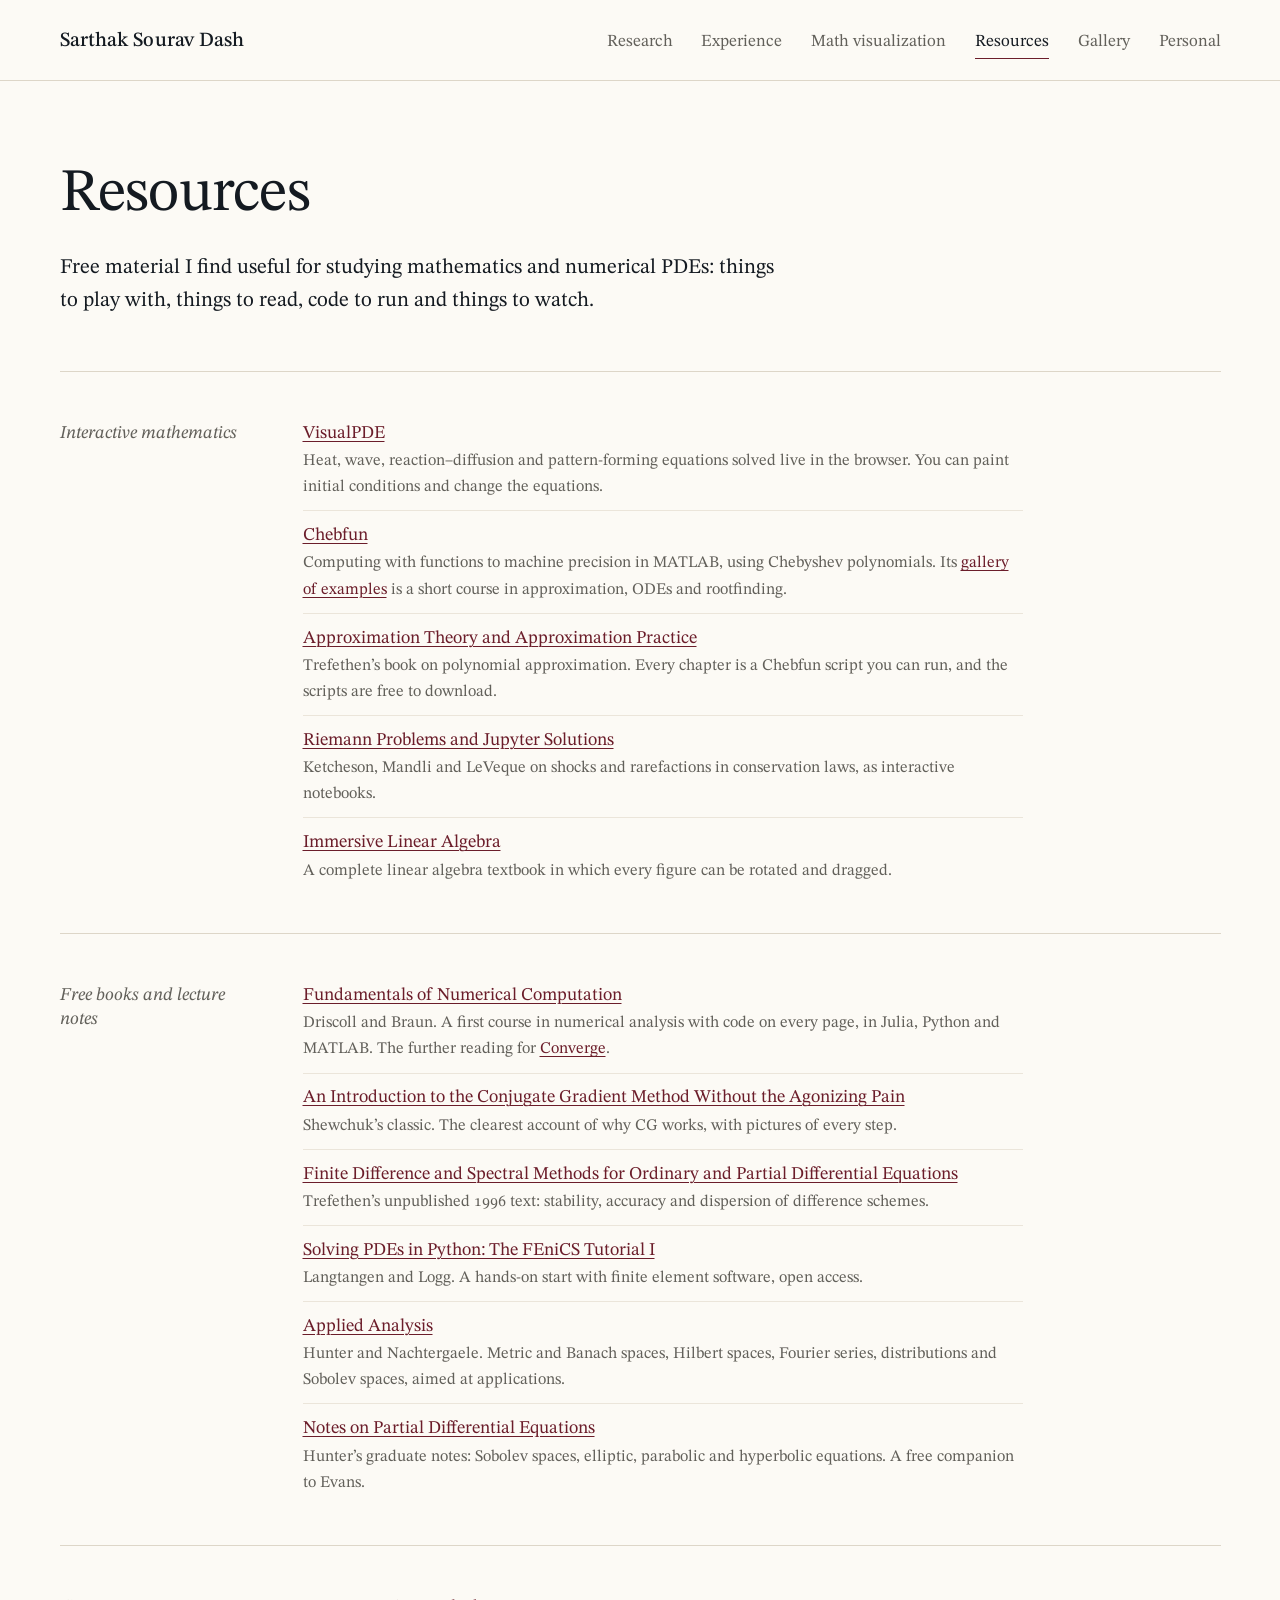
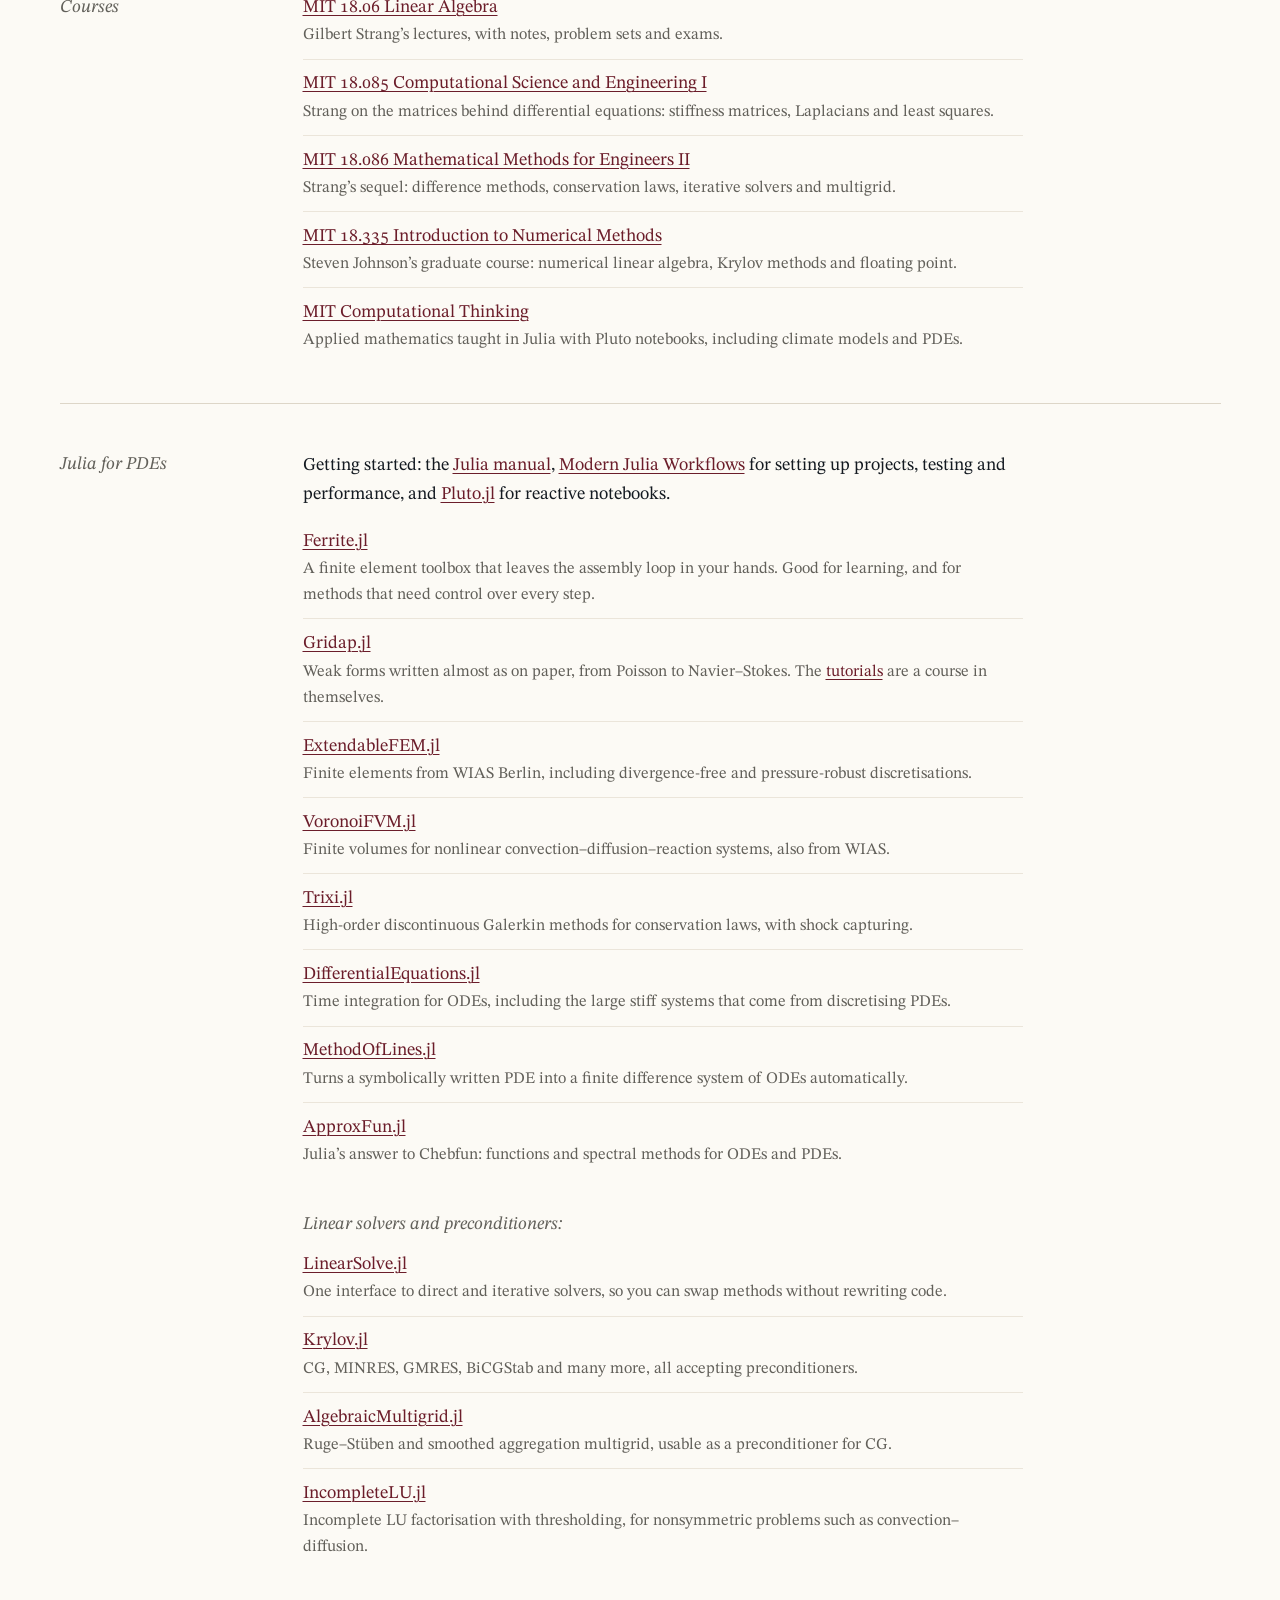
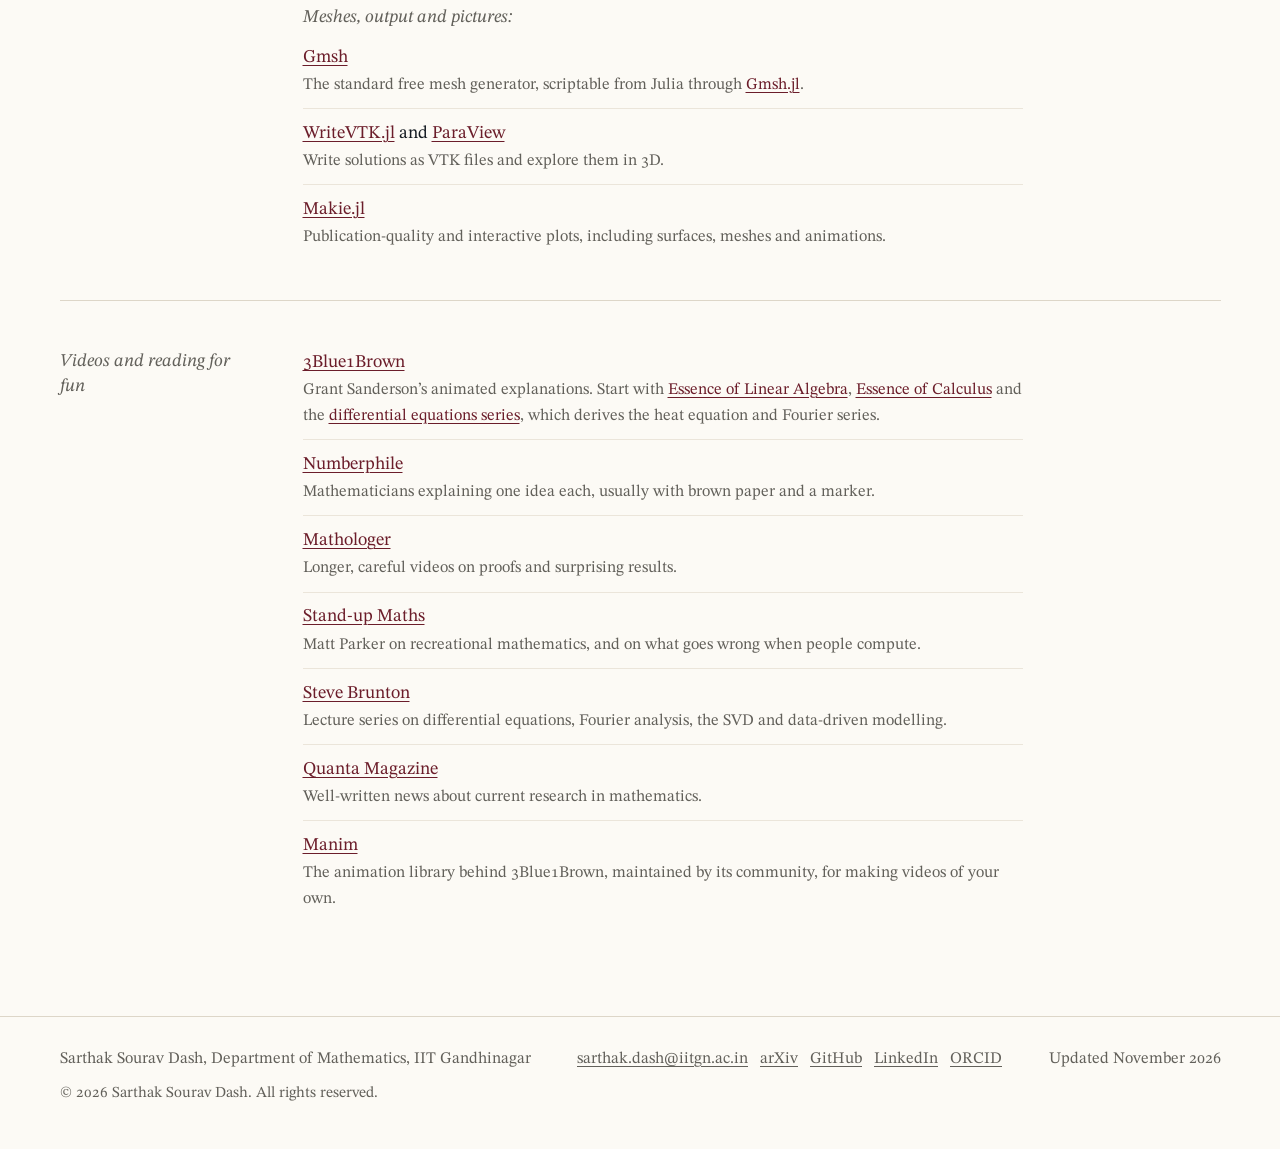
<file: resources.html>
<!doctype html>
<html lang="en">
<head>
  <meta charset="utf-8">
  <meta name="viewport" content="width=device-width, initial-scale=1">
  <!-- TAB TITLE AND SEARCH SNIPPET: <title> is the browser-tab text;
       description and og: lines are what Google and link previews show. -->
  <title>Resources | Sarthak Sourav Dash</title>
  <meta name="description" content="Free resources for studying mathematics and numerical PDEs: interactive mathematics, free books and lecture notes, Julia packages for PDEs, and videos.">
  <meta name="author" content="Sarthak Sourav Dash">
  <meta name="theme-color" content="#fcfaf5">
  <meta property="og:title" content="Resources | Sarthak Sourav Dash">
  <meta property="og:description" content="Free resources for studying mathematics and numerical PDEs: interactive mathematics, free books and lecture notes, Julia packages for PDEs, and videos.">
  <meta property="og:type" content="website">
  <link rel="icon" href="assets/img/favicon.svg" type="image/svg+xml">
  <link rel="preconnect" href="https://fonts.googleapis.com">
  <link rel="preconnect" href="https://fonts.gstatic.com" crossorigin>
  <link rel="stylesheet" href="assets/css/style.css">
</head>
<body data-page="resources">
  <noscript><p class="wrap"><a href="index.html">Home</a> | <a href="research.html">Research</a> | <a href="experience.html">Experience</a> | <a href="visualization.html">Math visualization</a> | <a href="resources.html">Resources</a> | <a href="gallery.html">Gallery</a> | <a href="personal.html">Personal</a></p></noscript>
  <main class="wrap">
    <!-- ===================================================================
       RESOURCES PAGE (resources.html)
       One <section> per topic. Each link is one <li> in a <ul class="plain">:
         <li><span><a href="ADDRESS">Name</a><small>One line on why it is useful.</small></span></li>
       To add a link: copy an <li> ... </li> line and change the address and words.
       Everything listed here is free to read or use.
       =================================================================== -->

    <!-- PAGE TITLE BLOCK: the big title and one intro sentence. -->
    <header class="page-title">
      <h1>Resources</h1>
      <p class="lead">Free material I find useful for studying mathematics and numerical PDEs: things to play with, things to read, code to run and things to watch.</p>
    </header>

    <!-- -------------------------------------------------------------------
         INTERACTIVE MATHEMATICS
         ------------------------------------------------------------------- -->
    <section class="section">
      <h2>Interactive mathematics</h2>
      <div class="body">
        <ul class="plain">
          <li><span><a href="https://visualpde.com/">VisualPDE</a><small>Heat, wave, reaction–diffusion and pattern-forming equations solved live in the browser. You can paint initial conditions and change the equations.</small></span></li>
          <li><span><a href="https://www.chebfun.org/">Chebfun</a><small>Computing with functions to machine precision in MATLAB, using Chebyshev polynomials. Its <a href="https://www.chebfun.org/examples/">gallery of examples</a> is a short course in approximation, ODEs and rootfinding.</small></span></li>
          <li><span><a href="https://people.maths.ox.ac.uk/trefethen/ATAP/">Approximation Theory and Approximation Practice</a><small>Trefethen’s book on polynomial approximation. Every chapter is a Chebfun script you can run, and the scripts are free to download.</small></span></li>
          <li><span><a href="https://www.clawpack.org/riemann_book/html/Index.html">Riemann Problems and Jupyter Solutions</a><small>Ketcheson, Mandli and LeVeque on shocks and rarefactions in conservation laws, as interactive notebooks.</small></span></li>
          <li><span><a href="https://immersivemath.com/ila/">Immersive Linear Algebra</a><small>A complete linear algebra textbook in which every figure can be rotated and dragged.</small></span></li>
        </ul>
      </div>
    </section>

    <!-- -------------------------------------------------------------------
         FREE BOOKS AND LECTURE NOTES
         ------------------------------------------------------------------- -->
    <section class="section">
      <h2>Free books and lecture notes</h2>
      <div class="body">
        <ul class="plain">
          <li><span><a href="https://fncbook.com/">Fundamentals of Numerical Computation</a><small>Driscoll and Braun. A first course in numerical analysis with code on every page, in Julia, Python and MATLAB. The further reading for <a href="converge/">Converge</a>.</small></span></li>
          <li><span><a href="https://www.cs.cmu.edu/~quake-papers/painless-conjugate-gradient.pdf">An Introduction to the Conjugate Gradient Method Without the Agonizing Pain</a><small>Shewchuk’s classic. The clearest account of why CG works, with pictures of every step.</small></span></li>
          <li><span><a href="https://people.maths.ox.ac.uk/trefethen/pdetext.html">Finite Difference and Spectral Methods for Ordinary and Partial Differential Equations</a><small>Trefethen’s unpublished 1996 text: stability, accuracy and dispersion of difference schemes.</small></span></li>
          <li><span><a href="https://link.springer.com/book/10.1007/978-3-319-52462-7">Solving PDEs in Python: The FEniCS Tutorial I</a><small>Langtangen and Logg. A hands-on start with finite element software, open access.</small></span></li>
          <li><span><a href="https://www.math.ucdavis.edu/~hunter/book/pdfbook.html">Applied Analysis</a><small>Hunter and Nachtergaele. Metric and Banach spaces, Hilbert spaces, Fourier series, distributions and Sobolev spaces, aimed at applications.</small></span></li>
          <li><span><a href="https://www.math.ucdavis.edu/~hunter/pdes/pdes.html">Notes on Partial Differential Equations</a><small>Hunter’s graduate notes: Sobolev spaces, elliptic, parabolic and hyperbolic equations. A free companion to Evans.</small></span></li>
        </ul>
      </div>
    </section>

    <!-- -------------------------------------------------------------------
         COURSES
         ------------------------------------------------------------------- -->
    <section class="section">
      <h2>Courses</h2>
      <div class="body">
        <ul class="plain">
          <li><span><a href="https://ocw.mit.edu/courses/18-06-linear-algebra-spring-2010/">MIT 18.06 Linear Algebra</a><small>Gilbert Strang’s lectures, with notes, problem sets and exams.</small></span></li>
          <li><span><a href="https://ocw.mit.edu/courses/18-085-computational-science-and-engineering-i-fall-2008/">MIT 18.085 Computational Science and Engineering I</a><small>Strang on the matrices behind differential equations: stiffness matrices, Laplacians and least squares.</small></span></li>
          <li><span><a href="https://ocw.mit.edu/courses/18-086-mathematical-methods-for-engineers-ii-spring-2006/">MIT 18.086 Mathematical Methods for Engineers II</a><small>Strang’s sequel: difference methods, conservation laws, iterative solvers and multigrid.</small></span></li>
          <li><span><a href="https://ocw.mit.edu/courses/18-335j-introduction-to-numerical-methods-spring-2019/">MIT 18.335 Introduction to Numerical Methods</a><small>Steven Johnson’s graduate course: numerical linear algebra, Krylov methods and floating point.</small></span></li>
          <li><span><a href="https://computationalthinking.mit.edu/">MIT Computational Thinking</a><small>Applied mathematics taught in Julia with Pluto notebooks, including climate models and PDEs.</small></span></li>
        </ul>
      </div>
    </section>

    <!-- -------------------------------------------------------------------
         JULIA FOR PDEs
         ------------------------------------------------------------------- -->
    <section class="section">
      <h2>Julia for PDEs</h2>
      <div class="body">
        <p>Getting started: the <a href="https://docs.julialang.org/">Julia manual</a>, <a href="https://modernjuliaworkflows.org/">Modern Julia Workflows</a> for setting up projects, testing and performance, and <a href="https://plutojl.org/">Pluto.jl</a> for reactive notebooks.</p>
        <ul class="plain">
          <li><span><a href="https://ferrite-fem.github.io/Ferrite.jl/stable/">Ferrite.jl</a><small>A finite element toolbox that leaves the assembly loop in your hands. Good for learning, and for methods that need control over every step.</small></span></li>
          <li><span><a href="https://gridap.github.io/Gridap.jl/stable/">Gridap.jl</a><small>Weak forms written almost as on paper, from Poisson to Navier–Stokes. The <a href="https://gridap.github.io/Tutorials/stable/">tutorials</a> are a course in themselves.</small></span></li>
          <li><span><a href="https://github.com/WIAS-PDELib/ExtendableFEM.jl">ExtendableFEM.jl</a><small>Finite elements from WIAS Berlin, including divergence-free and pressure-robust discretisations.</small></span></li>
          <li><span><a href="https://github.com/WIAS-PDELib/VoronoiFVM.jl">VoronoiFVM.jl</a><small>Finite volumes for nonlinear convection–diffusion–reaction systems, also from WIAS.</small></span></li>
          <li><span><a href="https://trixi-framework.github.io/TrixiDocumentation/stable/">Trixi.jl</a><small>High-order discontinuous Galerkin methods for conservation laws, with shock capturing.</small></span></li>
          <li><span><a href="https://docs.sciml.ai/DiffEqDocs/stable/">DifferentialEquations.jl</a><small>Time integration for ODEs, including the large stiff systems that come from discretising PDEs.</small></span></li>
          <li><span><a href="https://docs.sciml.ai/MethodOfLines/stable/">MethodOfLines.jl</a><small>Turns a symbolically written PDE into a finite difference system of ODEs automatically.</small></span></li>
          <li><span><a href="https://github.com/JuliaApproximation/ApproxFun.jl">ApproxFun.jl</a><small>Julia’s answer to Chebfun: functions and spectral methods for ODEs and PDEs.</small></span></li>
        </ul>
        <p class="sublist">Linear solvers and preconditioners:</p>
        <ul class="plain">
          <li><span><a href="https://docs.sciml.ai/LinearSolve/stable/">LinearSolve.jl</a><small>One interface to direct and iterative solvers, so you can swap methods without rewriting code.</small></span></li>
          <li><span><a href="https://jso.dev/Krylov.jl/stable/">Krylov.jl</a><small>CG, MINRES, GMRES, BiCGStab and many more, all accepting preconditioners.</small></span></li>
          <li><span><a href="https://github.com/JuliaLinearAlgebra/AlgebraicMultigrid.jl">AlgebraicMultigrid.jl</a><small>Ruge–Stüben and smoothed aggregation multigrid, usable as a preconditioner for CG.</small></span></li>
          <li><span><a href="https://github.com/haampie/IncompleteLU.jl">IncompleteLU.jl</a><small>Incomplete LU factorisation with thresholding, for nonsymmetric problems such as convection–diffusion.</small></span></li>
        </ul>
        <p class="sublist">Meshes, output and pictures:</p>
        <ul class="plain">
          <li><span><a href="https://gmsh.info/">Gmsh</a><small>The standard free mesh generator, scriptable from Julia through <a href="https://github.com/JuliaFEM/Gmsh.jl">Gmsh.jl</a>.</small></span></li>
          <li><span><a href="https://github.com/JuliaVTK/WriteVTK.jl">WriteVTK.jl</a> and <a href="https://www.paraview.org/">ParaView</a><small>Write solutions as VTK files and explore them in 3D.</small></span></li>
          <li><span><a href="https://docs.makie.org/stable/">Makie.jl</a><small>Publication-quality and interactive plots, including surfaces, meshes and animations.</small></span></li>
        </ul>
      </div>
    </section>

    <!-- -------------------------------------------------------------------
         VIDEOS AND READING FOR FUN
         ------------------------------------------------------------------- -->
    <section class="section">
      <h2>Videos and reading for fun</h2>
      <div class="body">
        <ul class="plain">
          <li><span><a href="https://www.3blue1brown.com/">3Blue1Brown</a><small>Grant Sanderson’s animated explanations. Start with <a href="https://www.3blue1brown.com/topics/linear-algebra">Essence of Linear Algebra</a>, <a href="https://www.3blue1brown.com/topics/calculus">Essence of Calculus</a> and the <a href="https://www.3blue1brown.com/topics/differential-equations">differential equations series</a>, which derives the heat equation and Fourier series.</small></span></li>
          <li><span><a href="https://www.youtube.com/@numberphile">Numberphile</a><small>Mathematicians explaining one idea each, usually with brown paper and a marker.</small></span></li>
          <li><span><a href="https://www.youtube.com/@Mathologer">Mathologer</a><small>Longer, careful videos on proofs and surprising results.</small></span></li>
          <li><span><a href="https://www.youtube.com/@standupmaths">Stand-up Maths</a><small>Matt Parker on recreational mathematics, and on what goes wrong when people compute.</small></span></li>
          <li><span><a href="https://www.youtube.com/@Eigensteve">Steve Brunton</a><small>Lecture series on differential equations, Fourier analysis, the SVD and data-driven modelling.</small></span></li>
          <li><span><a href="https://www.quantamagazine.org/mathematics/">Quanta Magazine</a><small>Well-written news about current research in mathematics.</small></span></li>
          <li><span><a href="https://www.manim.community/">Manim</a><small>The animation library behind 3Blue1Brown, maintained by its community, for making videos of your own.</small></span></li>
        </ul>
      </div>
    </section>
  </main>
  <script src="assets/js/site.js"></script>
</body>
</html>
</file>
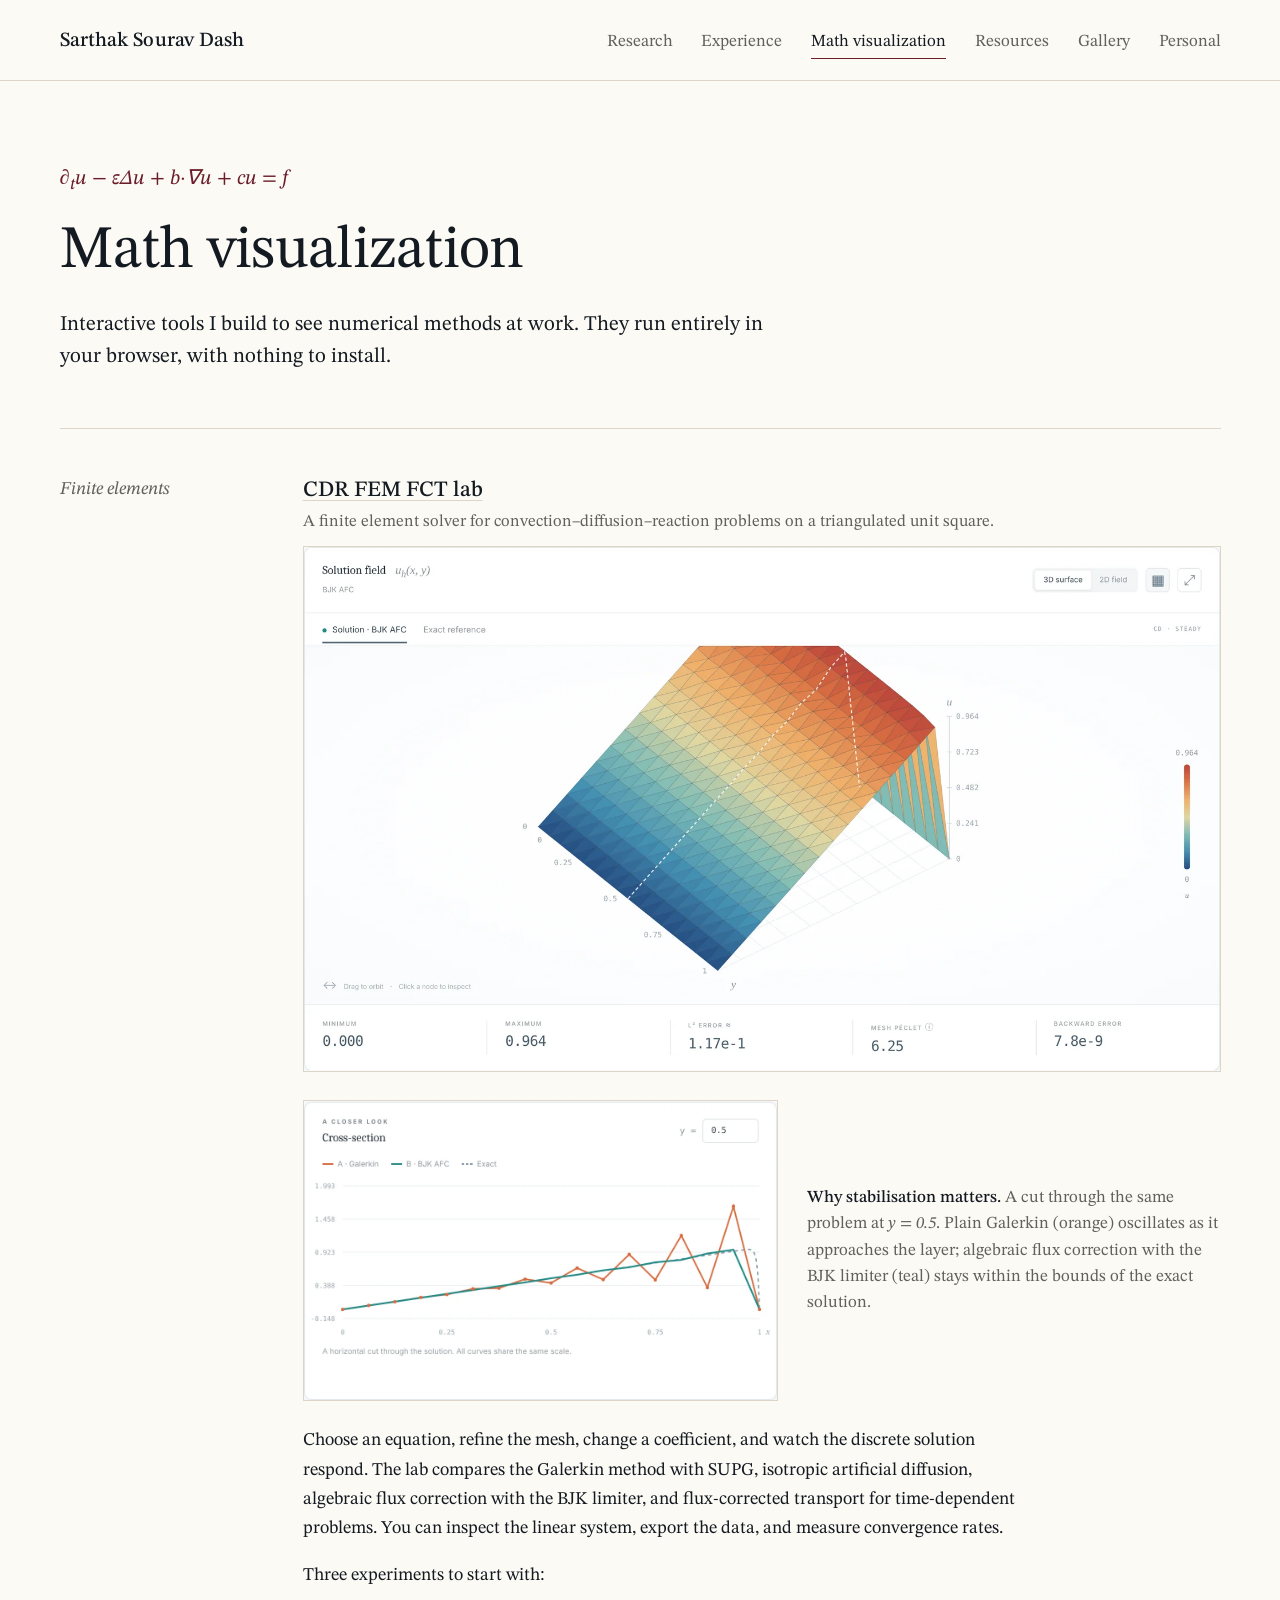
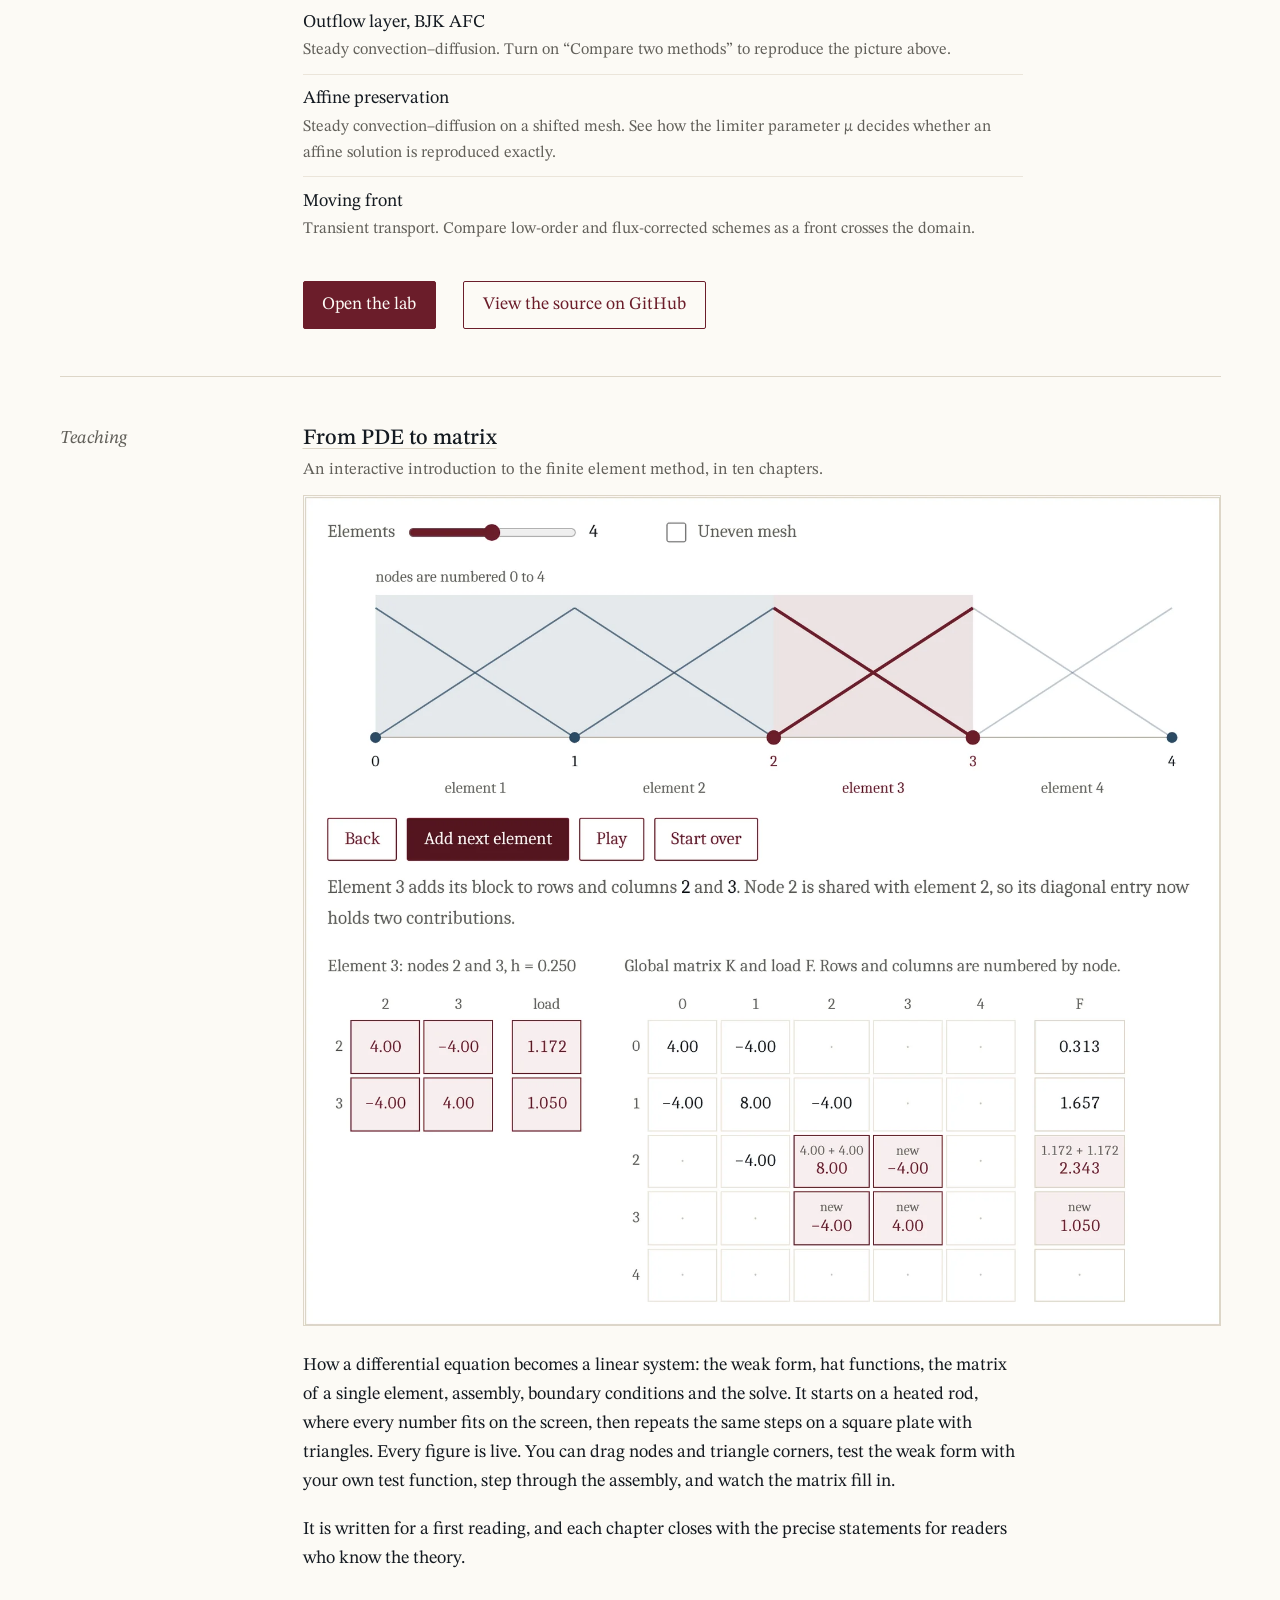
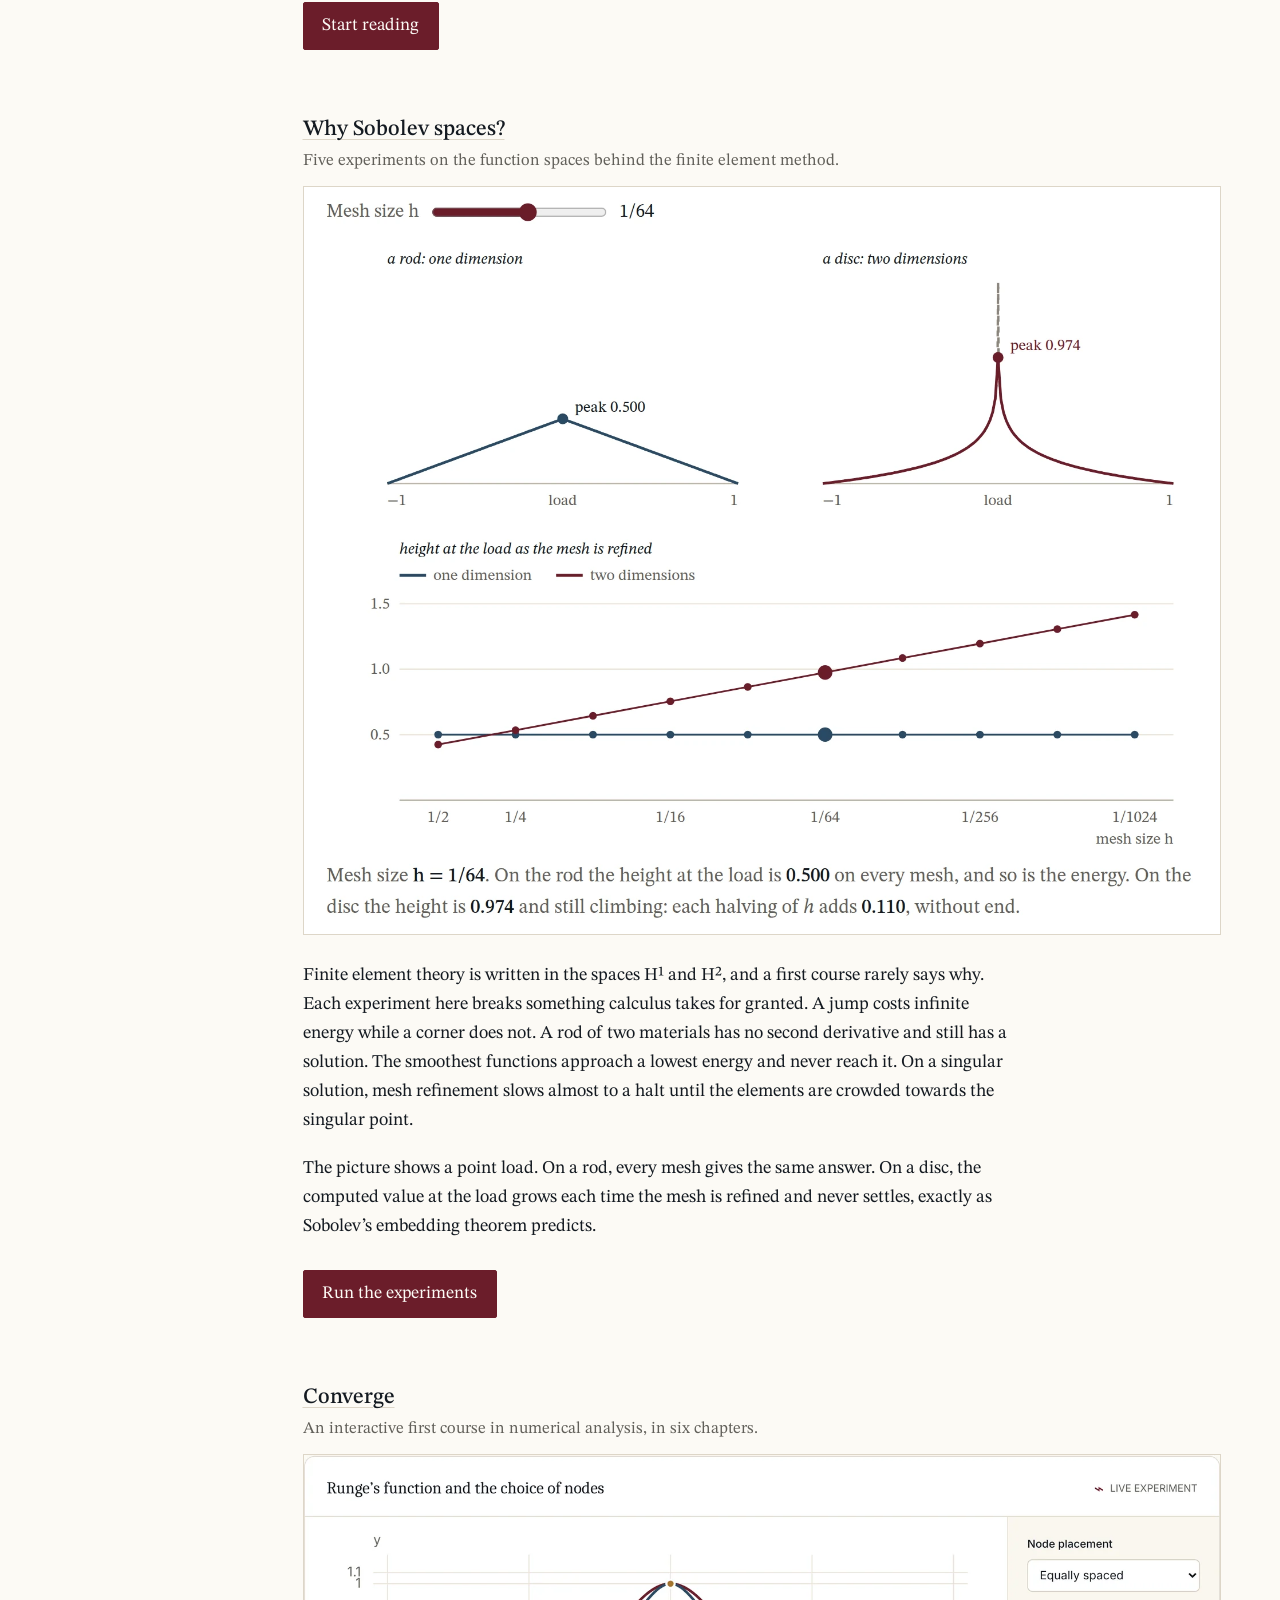
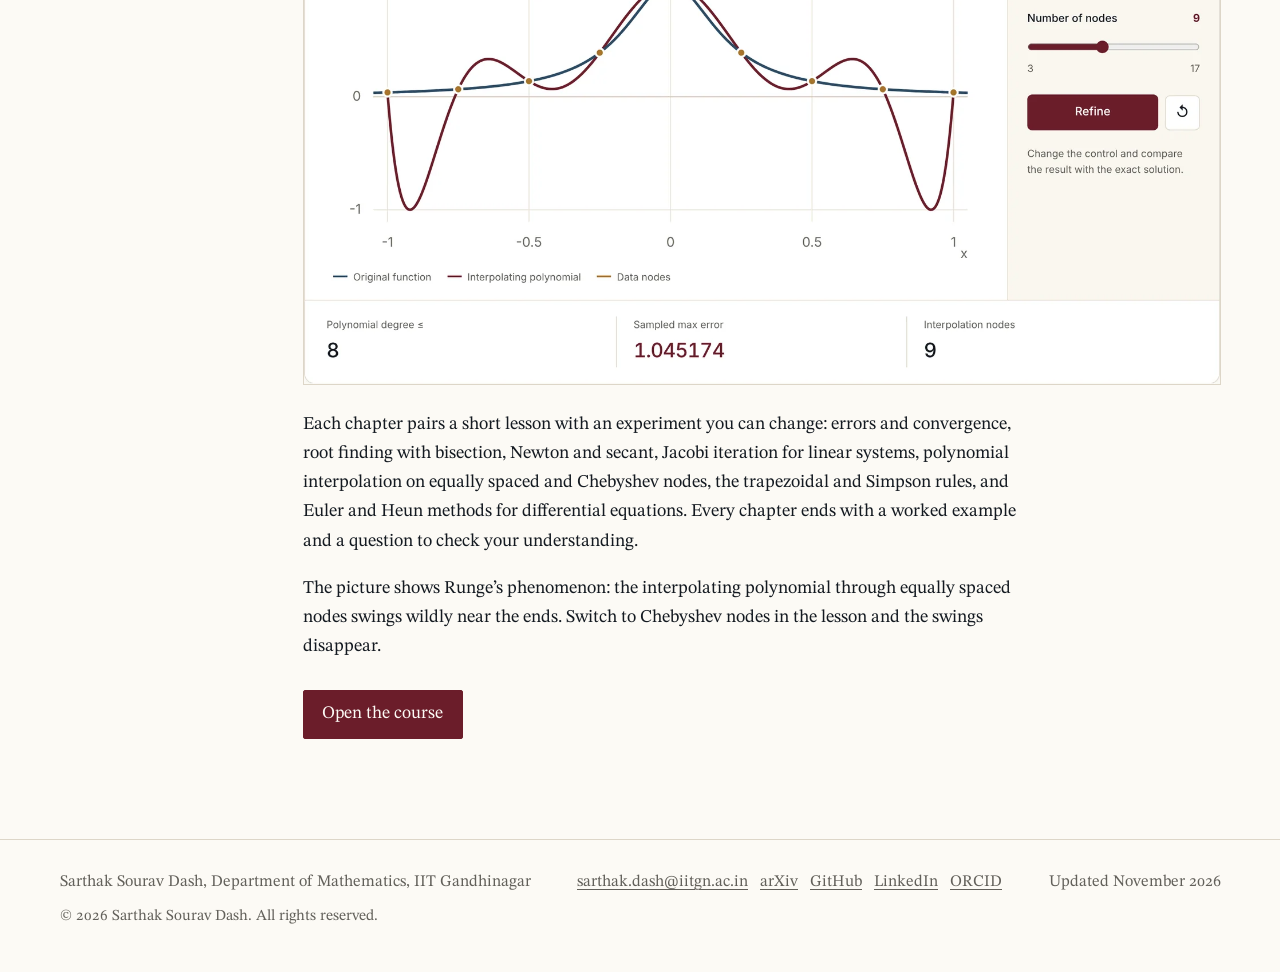
<file: visualization.html>
<!doctype html>
<html lang="en">
<head>
  <meta charset="utf-8">
  <meta name="viewport" content="width=device-width, initial-scale=1">
  <!-- TAB TITLE AND SEARCH SNIPPET: <title> is the browser-tab text;
       description and og: lines are what Google and link previews show. -->
  <title>Math visualization | Sarthak Sourav Dash</title>
  <meta name="description" content="Interactive mathematics by Sarthak Sourav Dash: a browser-based finite element lab for convection–diffusion–reaction equations, From PDE to matrix, an interactive introduction to finite elements, Why Sobolev spaces?, five experiments on the function spaces behind it, and Converge, a numerical analysis course.">
  <meta name="author" content="Sarthak Sourav Dash">
  <meta name="theme-color" content="#fcfaf5">
  <meta property="og:title" content="Math visualization | Sarthak Sourav Dash">
  <meta property="og:description" content="Interactive mathematics by Sarthak Sourav Dash: a browser-based finite element lab for convection–diffusion–reaction equations, From PDE to matrix, an interactive introduction to finite elements, Why Sobolev spaces?, five experiments on the function spaces behind it, and Converge, a numerical analysis course.">
  <meta property="og:type" content="website">
  <link rel="icon" href="assets/img/favicon.svg" type="image/svg+xml">
  <link rel="preconnect" href="https://fonts.googleapis.com">
  <link rel="preconnect" href="https://fonts.gstatic.com" crossorigin>
  <link rel="stylesheet" href="assets/css/style.css">
</head>
<body data-page="visualization">
  <noscript><p class="wrap"><a href="index.html">Home</a> | <a href="research.html">Research</a> | <a href="experience.html">Experience</a> | <a href="visualization.html">Math visualization</a> | <a href="resources.html">Resources</a> | <a href="gallery.html">Gallery</a> | <a href="personal.html">Personal</a></p></noscript>
  <main class="wrap">
    <!-- ===================================================================
       MATH VISUALIZATION PAGE (visualization.html)
       One section per group of tools ("Finite elements", "Teaching").
       Each tool is an <article class="entry project"> with a screenshot,
       text and buttons. Screenshots live in assets/img/.
       To add a tool, copy a whole <article class="entry project"> ... </article>
       block, change the link, image file, alt text, words and buttons.
       =================================================================== -->

    <!-- PAGE TITLE BLOCK: optional equation line, the big title, and one intro sentence. -->
    <header class="page-title">
      <p class="equation">∂<sub>t</sub>u − εΔu + b·∇u + cu = f</p>
      <h1>Math visualization</h1>
      <p class="lead">Interactive tools I build to see numerical methods at work. They run entirely in your browser, with nothing to install.</p>
    </header>

    <!-- -------------------------------------------------------------------
         FINITE ELEMENTS   (the italic label on the left is the <h2>)
         Each tool is one <article class="entry project"> block: see the note at the top of the page.
         ------------------------------------------------------------------- -->
    <section class="section wide">
      <h2>Finite elements</h2>
      <div class="body">
        <article class="entry project">
          <h3><a href="https://sarthakmath.github.io/CDR_visualizer/">CDR FEM FCT lab</a></h3>
          <p class="meta">A finite element solver for convection–diffusion–reaction problems on a triangulated unit square.</p>
          <a class="shot" href="https://sarthakmath.github.io/CDR_visualizer/"><img src="assets/img/cdr-surface.webp" width="1600" height="914" loading="lazy" alt="The lab’s solution plot: a 3D surface of the algebraic flux correction solution rising towards a sharp boundary layer at x = 1, coloured from blue at zero to red at its maximum"></a>
          <figure class="plate">
            <img src="assets/img/cdr-cross-section.webp" width="1128" height="712" loading="lazy" alt="Cross-section at y = 0.5 comparing two methods. The Galerkin solution in orange oscillates with growing amplitude near x = 1, while the BJK AFC solution in teal follows the exact solution without oscillating.">
            <figcaption><b>Why stabilisation matters.</b> A cut through the same problem at <span class="math">y = 0.5</span>. Plain Galerkin (orange) oscillates as it approaches the layer; algebraic flux correction with the BJK limiter (teal) stays within the bounds of the exact solution.</figcaption>
          </figure>
          <div class="text">
            <p>Choose an equation, refine the mesh, change a coefficient, and watch the discrete solution respond. The lab compares the Galerkin method with SUPG, isotropic artificial diffusion, algebraic flux correction with the BJK limiter, and flux-corrected transport for time-dependent problems. You can inspect the linear system, export the data, and measure convergence rates.</p>
            <p>Three experiments to start with:</p>
            <ul class="plain">
              <li><span>Outflow layer, BJK AFC<small>Steady convection–diffusion. Turn on “Compare two methods” to reproduce the picture above.</small></span></li>
              <li><span>Affine preservation<small>Steady convection–diffusion on a shifted mesh. See how the limiter parameter μ decides whether an affine solution is reproduced exactly.</small></span></li>
              <li><span>Moving front<small>Transient transport. Compare low-order and flux-corrected schemes as a front crosses the domain.</small></span></li>
            </ul>
            <ul class="links">
              <li><a class="button solid" href="https://sarthakmath.github.io/CDR_visualizer/">Open the lab</a></li>
              <li><a class="button" href="https://github.com/SarthakMath/CDR_visualizer">View the source on GitHub</a></li>
            </ul>
          </div>
        </article>
      </div>
    </section>

    <!-- -------------------------------------------------------------------
         TEACHING   (the italic label on the left is the <h2>)
         Each tool is one <article class="entry project"> block: see the note at the top of the page.
         ------------------------------------------------------------------- -->
    <section class="section wide">
      <h2>Teaching</h2>
      <div class="body">
        <article class="entry project">
          <h3><a href="fem/">From PDE to matrix</a></h3>
          <p class="meta">An interactive introduction to the finite element method, in ten chapters.</p>
          <a class="shot" href="fem/"><img src="assets/img/fem-assembly.webp" width="1600" height="1448" loading="lazy" alt="The assembly chapter of From PDE to matrix: a mesh of four elements with the third highlighted, its two-by-two element matrix, and the global matrix with the block being added shown in colour"></a>
          <div class="text">
            <p>How a differential equation becomes a linear system: the weak form, hat functions, the matrix of a single element, assembly, boundary conditions and the solve. It starts on a heated rod, where every number fits on the screen, then repeats the same steps on a square plate with triangles. Every figure is live. You can drag nodes and triangle corners, test the weak form with your own test function, step through the assembly, and watch the matrix fill in.</p>
            <p>It is written for a first reading, and each chapter closes with the precise statements for readers who know the theory.</p>
            <ul class="links">
              <li><a class="button solid" href="fem/">Start reading</a></li>
            </ul>
          </div>
        </article>
        <article class="entry project">
          <h3><a href="sobolev/">Why Sobolev spaces?</a></h3>
          <p class="meta">Five experiments on the function spaces behind the finite element method.</p>
          <a class="shot" href="sobolev/"><img src="assets/img/sobolev-point-load.webp" width="1600" height="1306" loading="lazy" alt="The point load experiment of Why Sobolev spaces?: on a rod the finite element solution is a tent of height 0.5 on every mesh, while on a disc the peak at the load grows steadily as the mesh size goes from one half to one over 1024"></a>
          <div class="text">
            <p>Finite element theory is written in the spaces H¹ and H², and a first course rarely says why. Each experiment here breaks something calculus takes for granted. A jump costs infinite energy while a corner does not. A rod of two materials has no second derivative and still has a solution. The smoothest functions approach a lowest energy and never reach it. On a singular solution, mesh refinement slows almost to a halt until the elements are crowded towards the singular point.</p>
            <p>The picture shows a point load. On a rod, every mesh gives the same answer. On a disc, the computed value at the load grows each time the mesh is refined and never settles, exactly as Sobolev’s embedding theorem predicts.</p>
            <ul class="links">
              <li><a class="button solid" href="sobolev/">Run the experiments</a></li>
            </ul>
          </div>
        </article>
        <article class="entry project">
          <h3><a href="converge/">Converge</a></h3>
          <p class="meta">An interactive first course in numerical analysis, in six chapters.</p>
          <a class="shot" href="converge/"><img src="assets/img/converge-runge.webp" width="1600" height="924" loading="lazy" alt="A Converge experiment on Runge’s function: the degree-8 polynomial through nine equally spaced nodes swings far below the original function near both ends of the interval"></a>
          <div class="text">
            <p>Each chapter pairs a short lesson with an experiment you can change: errors and convergence, root finding with bisection, Newton and secant, Jacobi iteration for linear systems, polynomial interpolation on equally spaced and Chebyshev nodes, the trapezoidal and Simpson rules, and Euler and Heun methods for differential equations. Every chapter ends with a worked example and a question to check your understanding.</p>
            <p>The picture shows Runge’s phenomenon: the interpolating polynomial through equally spaced nodes swings wildly near the ends. Switch to Chebyshev nodes in the lesson and the swings disappear.</p>
            <ul class="links">
              <li><a class="button solid" href="converge/">Open the course</a></li>
            </ul>
          </div>
        </article>
      </div>
    </section>
  </main>
  <script src="assets/js/site.js"></script>
</body>
</html>
</file>
<file: assets/css/style.css>
/* =====================================================================
   STYLESHEET FOR sarthakmath.github.io
   Every page uses this one file. Edit, save, and reload the browser
   (Ctrl+Shift+R) to see the change.

   CONTENTS                                          what it changes
    1. Colours, fonts and widths   (:root)          the whole site's palette and type
    2. Base text and links                          paragraphs, links, selection
    3. Top bar                     (.site-header)   your name and the menu
    4. Page title block            (.page-title)    big title at the top of each page
    5. Sections, entries, lists    (.section ...)   the body of every page
    6. Buttons                     (.button)        "Open the lab", "Email me"
    7. Home page                   (.hero ...)      intro text and the ε figure
    8. Photo placeholders          (.slot ...)      dashed boxes, portrait size
    9. Visualization page images   (.shot .plate)   screenshots and captions
   10. Gallery                     (.gallery ...)   photo grid and enlarged view
   11. Draft notes                 (.draft)         text you still need to write
   12. Footer                      (.site-footer)   bottom line on every page
   13. Phones and small screens    (@media)         layout below 860px and 560px
   ===================================================================== */
@import url('https://fonts.googleapis.com/css2?family=STIX+Two+Text:ital,wght@0,400;0,500;0,600;1,400;1,500&display=swap');

/* ---- 1. COLOURS, FONTS AND WIDTHS ------------------------------------
   Change a value here and it changes everywhere it is used.          */
:root {
  --page:       #fcfaf5;  /* page background (ivory) */
  --surface:    #f3efe6;  /* photo placeholders, enlarged-photo frame */
  --rule:       #ddd6c8;  /* lines between sections, image frames */
  --rule-soft:  #ebe5da;  /* thin lines between list items */
  --text:       #141a21;  /* main text */
  --text-soft:  #62605a;  /* dates, captions, section labels, menu */
  --accent:     #6b1d2a;  /* deep wine: links, buttons, equations */
  --note:       #1f4b6e;  /* bar beside draft notes */
  --serif: 'STIX Two Text', 'STIX Two Math', 'Cambria', 'Times New Roman', serif;  /* the only typeface */
  --margin-col: 11rem;    /* width of the left column with section labels */
  --measure:    40rem;    /* maximum width of a block of text */
}

/* ---- 2. BASE TEXT AND LINKS ----------------------------------------- */
* { box-sizing: border-box; }
html { font-size: 112.5%; -webkit-text-size-adjust: 100%; scroll-behavior: smooth; }
body {
  margin: 0; background: var(--page); color: var(--text);
  font-family: var(--serif); font-size: 1rem; line-height: 1.62;
  font-feature-settings: 'onum' 1, 'kern' 1; text-rendering: optimizeLegibility;
}
img { max-width: 100%; height: auto; display: block; }
a { color: var(--accent); text-decoration-thickness: 1px; text-underline-offset: 0.18em; }
a:hover { color: var(--text); }
:focus-visible { outline: 2px solid var(--accent); outline-offset: 3px; border-radius: 2px; }
::selection { background: var(--accent); color: var(--page); }
p { margin: 0 0 1em; }
em, i, .math { font-style: italic; }
.math { white-space: nowrap; font-feature-settings: 'lnum' 1; }

.wrap { max-width: 68rem; margin: 0 auto; padding: 0 1.75rem; }

/* ---- 3. TOP BAR: your name (left) and the menu (right) --------------
   The bar itself is written by assets/js/site.js.                     */
.site-header { border-bottom: 1px solid var(--rule); }
.site-header .wrap { display: flex; align-items: baseline; justify-content: space-between; gap: 1rem 2rem; flex-wrap: wrap; padding-top: 1.4rem; padding-bottom: 1.15rem; }
.site-name { display: inline-flex; align-items: center; gap: 0.7rem; color: var(--text); text-decoration: none; font-size: 1.12rem; font-weight: 500; letter-spacing: 0.005em; }
.site-name img { height: 1.9rem; width: auto; }
.site-nav { display: flex; flex-wrap: wrap; gap: 0.3rem 1.6rem; }
.site-nav a { color: var(--text-soft); text-decoration: none; font-size: 0.94rem; padding: 0.15rem 0; border-bottom: 1px solid transparent; }
.site-nav a:hover { color: var(--text); }
.site-nav a[aria-current='page'] { color: var(--text); border-bottom-color: var(--accent); }

/* ---- 4. PAGE TITLE BLOCK: equation line, big title, intro sentence -- */
.page-title { padding: 4.5rem 0 3rem; }
.page-title h1 { font-size: clamp(2.3rem, 5.2vw, 3.35rem); font-weight: 400; line-height: 1.08; letter-spacing: -0.012em; margin: 0 0 1.4rem; }
.page-title .equation { color: var(--accent); font-style: italic; font-size: 1.15rem; margin: 0 0 1.1rem; font-feature-settings: 'lnum' 1; }
.page-title .lead { max-width: var(--measure); font-size: 1.16rem; line-height: 1.55; color: var(--text); margin: 0; }

/* ---- 5. SECTIONS, ENTRIES, LISTS ---------------------------------------
   .section   one band of a page; its <h2> is the italic label on the left
   .entry     a longer item with a title, a grey meta line and paragraphs
   .plain     a list of one-line items with a date on the right           */
.section { border-top: 1px solid var(--rule); padding: 2.6rem 0 2.2rem; display: grid; grid-template-columns: var(--margin-col) minmax(0, var(--measure)); column-gap: 2.5rem; }
.section > h2 { grid-column: 1; margin: 0.1rem 0 1.2rem; font-size: 1rem; font-weight: 400; font-style: italic; color: var(--text-soft); line-height: 1.35; }
.section > .body { grid-column: 2; min-width: 0; }
.section.wide { grid-template-columns: var(--margin-col) minmax(0, 1fr); }

.entry { margin: 0 0 2rem; }
.entry:last-child { margin-bottom: 0.4rem; }
.entry h3 { font-size: 1.22rem; font-weight: 500; line-height: 1.3; margin: 0 0 0.25rem; }
.entry h3 a { color: var(--text); text-decoration-color: var(--rule); }
.entry h3 a:hover { text-decoration-color: var(--accent); }
.entry .meta { color: var(--text-soft); font-size: 0.92rem; margin: 0 0 0.6rem; }
.entry .meta .when { font-feature-settings: 'lnum' 1; }
.entry p:last-child { margin-bottom: 0; }

.plain { list-style: none; margin: 0; padding: 0; }
.plain li { padding: 0.55rem 0; border-bottom: 1px solid var(--rule-soft); display: flex; justify-content: space-between; gap: 1.5rem; align-items: baseline; }
.plain li:first-child { padding-top: 0; }
.plain li:last-child { border-bottom: 0; }
.plain .when { color: var(--text-soft); font-size: 0.9rem; white-space: nowrap; text-align: right; font-feature-settings: 'lnum' 1; }
.plain small { display: block; color: var(--text-soft); font-size: 0.9rem; }
.sublist { margin: 1.8rem 0 0.6rem; font-style: italic; color: var(--text-soft); }   /* small heading inside a section, e.g. on the Resources page */

/* ---- 6. BUTTONS: .button is outlined, .button.solid is filled --------- */
.links { display: flex; flex-wrap: wrap; gap: 0.4rem 1.5rem; margin: 1.6rem 0 0; padding: 0; list-style: none; }
.button { display: inline-block; border: 1px solid var(--accent); color: var(--accent); padding: 0.5rem 1.05rem; text-decoration: none; border-radius: 2px; font-size: 0.98rem; }
.button:hover { background: var(--accent); color: var(--page); }
.button.solid { background: var(--accent); color: var(--page); }
.button.solid:hover { background: var(--text); border-color: var(--text); }

/* ---- 7. HOME PAGE: intro text and the ε figure with its slider -------- */
.hero { display: grid; grid-template-columns: minmax(0, 1fr) minmax(0, 27rem); gap: 3.5rem; align-items: center; padding: 4.5rem 0 4rem; }
.hero h1 { font-size: clamp(2.6rem, 6vw, 4.1rem); font-weight: 400; line-height: 1.02; letter-spacing: -0.018em; margin: 0 0 1.6rem; }
.hero .lead { font-size: 1.2rem; line-height: 1.55; max-width: 31rem; margin: 0 0 1rem; }
.hero .lead + .lead { color: var(--text-soft); font-size: 1.05rem; }

.figure { margin: 0; }
.figure canvas { width: 100%; aspect-ratio: 1; display: block; }
.figure figcaption { color: var(--text-soft); font-size: 0.86rem; line-height: 1.5; margin-top: 0.9rem; }
.figure figcaption b { color: var(--text); font-weight: 500; }
.eps-control { display: flex; align-items: center; gap: 0.9rem; margin-top: 0.8rem; font-size: 0.92rem; color: var(--text-soft); }
.eps-control output { color: var(--accent); font-style: italic; min-width: 6.2em; font-feature-settings: 'lnum' 1, 'tnum' 1; }
.eps-control input[type='range'] { flex: 1; appearance: none; -webkit-appearance: none; height: 1.4rem; background: transparent; margin: 0; cursor: pointer; }
.eps-control input[type='range']::-webkit-slider-runnable-track { height: 1px; background: var(--text-soft); }
.eps-control input[type='range']::-moz-range-track { height: 1px; background: var(--text-soft); }
.eps-control input[type='range']::-webkit-slider-thumb { -webkit-appearance: none; width: 13px; height: 13px; border-radius: 50%; background: var(--accent); margin-top: -6px; border: 0; }
.eps-control input[type='range']::-moz-range-thumb { width: 13px; height: 13px; border-radius: 50%; background: var(--accent); border: 0; }
.eps-control button { background: none; border: 0; color: var(--text-soft); font: inherit; padding: 0; cursor: pointer; text-decoration: underline; text-decoration-thickness: 1px; text-underline-offset: 0.18em; }
.eps-control button:hover { color: var(--text); }

/* ---- 8. PHOTO PLACEHOLDERS: dashed boxes until you add the photo -------
   .portrait sets the size of the photos on the Home and Personal pages. */
.slot { background: var(--surface); border: 1px dashed var(--rule); color: var(--text-soft); display: flex; align-items: center; justify-content: center; text-align: center; padding: 1.2rem; font-size: 0.86rem; line-height: 1.45; font-style: italic; }
.portrait { width: 100%; max-width: 15rem; aspect-ratio: 4 / 5; object-fit: cover; }
.about { display: grid; grid-template-columns: 13rem minmax(0, 1fr); gap: 2.2rem; align-items: start; }

/* ---- 9. VISUALIZATION PAGE: screenshots (.shot) and captioned figure (.plate) */
.shot { border: 1px solid var(--rule); background: var(--surface); display: block; }
.shot img { width: 100%; }
.shots { display: grid; grid-template-columns: repeat(2, minmax(0, 1fr)); gap: 1rem; margin-top: 1rem; }
.plate { margin: 1.6rem 0 0; display: grid; grid-template-columns: minmax(0, 1.15fr) minmax(0, 1fr); gap: 1.6rem; align-items: center; max-width: 56rem; }
.plate img { border: 1px solid var(--rule); background: #fff; }
.plate figcaption { color: var(--text-soft); font-size: 0.94rem; line-height: 1.55; }
.plate figcaption b { color: var(--text); font-weight: 500; }
.entry + .entry.project { margin-top: 3.6rem; }
.project .text { max-width: var(--measure); margin-top: 1.4rem; }

/* ---- 10. GALLERY: photo grid and the enlarged view (lightbox) ---------- */
.gallery { display: grid; grid-template-columns: repeat(3, minmax(0, 1fr)); gap: 1rem; }
.gallery button { padding: 0; border: 0; background: var(--surface); cursor: zoom-in; display: block; width: 100%; }
.gallery img, .gallery .slot { width: 100%; aspect-ratio: 4 / 3; object-fit: cover; }
.gallery figure { margin: 0; }
.gallery figcaption { color: var(--text-soft); font-size: 0.88rem; padding-top: 0.45rem; line-height: 1.4; }
dialog.lightbox { background: var(--page); color: var(--text); border: 1px solid var(--rule); padding: 1rem; max-width: min(92vw, 70rem); }
dialog.lightbox::backdrop { background: rgba(20, 26, 33, 0.72); }
dialog.lightbox img { max-height: 78vh; margin: 0 auto; }
dialog.lightbox p { margin: 0.8rem 0 0; color: var(--text-soft); font-size: 0.92rem; display: flex; justify-content: space-between; gap: 1rem; }
dialog.lightbox button { background: none; border: 0; color: var(--accent); font: inherit; cursor: pointer; padding: 0; }

/* ---- 11. DRAFT NOTES: text with a bar on the left, still to be written - */
.draft { border-left: 2px solid var(--note); padding: 0.1rem 0 0.1rem 1rem; color: var(--text-soft); font-style: italic; }

/* ---- 12. FOOTER: the line at the bottom of every page ------------------ */
.site-footer { border-top: 1px solid var(--rule); margin-top: 3rem; color: var(--text-soft); font-size: 0.9rem; }
.site-footer .wrap { display: flex; justify-content: space-between; flex-wrap: wrap; gap: 0.5rem 2rem; padding-top: 1.6rem; padding-bottom: 2.4rem; }
.site-footer a { color: var(--text-soft); }
.site-footer a:hover { color: var(--text); }
.site-footer .rights { flex-basis: 100%; font-size: 0.85rem; }

/* ---- 13. PHONES AND SMALL SCREENS --------------------------------------
   Below 860px: one column. Below 560px: smaller text, stacked lists.   */
@media (max-width: 860px) {
  .hero { grid-template-columns: 1fr; gap: 2.5rem; padding: 3rem 0; }
  .figure { max-width: 27rem; }
  .section, .section.wide { grid-template-columns: 1fr; }
  .section > h2, .section > .body { grid-column: 1; }
  .section > h2 { margin-bottom: 0.9rem; }
  .page-title { padding: 3rem 0 2.2rem; }
  .gallery { grid-template-columns: repeat(2, minmax(0, 1fr)); }
}
@media (max-width: 560px) {
  html { font-size: 106%; }
  .wrap { padding: 0 1.15rem; }
  .about { grid-template-columns: 1fr; }
  .shots { grid-template-columns: 1fr; }
  .plate { grid-template-columns: 1fr; gap: 0.9rem; }
  .plain li { flex-direction: column; gap: 0.1rem; }
  .plain .when { text-align: left; }
}
@media (prefers-reduced-motion: reduce) { html { scroll-behavior: auto; } }
</file>
<file: converge/style.css>
/* CONVERGE STYLES
 * Change the variables in :root to customize colors and fonts.
 * Styles follow the page structure; responsive overrides appear at the end.
 */
@import url("https://fonts.googleapis.com/css2?family=DM+Sans:wght@400;450;500;550;600;650;700&family=STIX+Two+Text:ital,wght@0,400;0,500;0,600;1,400&display=swap");
/* DESIGN TOKENS — shared colors, typography, and surfaces. */
:root {
  /* Ivory and deep wine, matching sarthakmath.github.io */
  --ink: #141a21;
  --muted: #62605a;
  --line: #e3dccf;
  --paper: #fcfaf5;
  --green: #6b1d2a;   /* UI accent: deep wine (name kept so existing rules still apply) */
  --mint: #f1d9dc;    /* pale wine, for accents on the dark practice card */
  --blue: #6b1d2a;    /* data series 2: iterates and nodes */
  --orange: #a8742a;  /* data series 3: ochre */
  --c1: #2b4a63;      /* data series 1: the main curve, slate */
  --serif: "STIX Two Text", Cambria, Georgia, serif;
  --sans: "DM Sans", system-ui, sans-serif;
} /* BASE ELEMENTS AND KEYBOARD ACCESSIBILITY */
* {
  box-sizing: border-box;
}
html {
  scroll-behavior: smooth;
  scroll-padding-top: 28px;
}
body {
  margin: 0;
  color: var(--ink);
  background: var(--paper);
  font-family: var(--sans);
  font-size: 16px;
  line-height: 1.6;
}
button,
input,
select {
  font: inherit;
}
button,
a,
input,
select {
  touch-action: manipulation;
}
button {
  cursor: pointer;
}
button:disabled {
  cursor: default;
  opacity: 0.45;
}
a {
  color: inherit;
  text-underline-offset: 4px;
}
button:focus-visible,
a:focus-visible,
input:focus-visible,
select:focus-visible,
summary:focus-visible {
  outline: 3px solid var(--green);
  outline-offset: 4px;
}
.skip-link {
  position: fixed;
  top: -100px;
  left: 20px;
  z-index: 10;
  background: #fff;
  padding: 12px;
}
.skip-link:focus {
  top: 15px;
} /* SIDEBAR — fixed desktop chapter navigation. */
.sidebar {
  background: #f3efe6;
  border-right: 1px solid var(--line);
  color: var(--ink);
  position: fixed;
  inset: 0 auto 0 0;
  width: 250px;
  padding: 35px 24px;
  display: flex;
  flex-direction: column;
  z-index: 5;
}
.brand {
  font-family: var(--serif);
  font-size: 28px;
  font-weight: 500;
  letter-spacing: -0.4px;
  display: flex;
  align-items: center;
  gap: 12px;
  text-decoration: none;
}
.brand-mark {
  color: var(--green);
  font-family: var(--serif);
  font-size: 37px;
  font-weight: 400;
  line-height: 1;
}
.brand small {
  font-size: 12px;
}
.course-label {
  color: var(--muted);
  font-size: 12px;
  letter-spacing: 1.7px;
  text-transform: uppercase;
  margin: 47px 10px 17px;
}
.chapter-nav {
  display: flex;
  flex-direction: column;
  gap: 7px;
}
.chapter-nav a {
  text-decoration: none;
  display: flex;
  align-items: center;
  gap: 13px;
  padding: 12px 11px;
  border-radius: 7px;
  font-size: 14px;
  color: #4a4842;
  transition: background 0.15s;
}
.chapter-nav a:hover {
  background: #e9e2d4;
  color: var(--ink);
}
.chapter-nav a.active {
  background: var(--green);
  color: #fcfaf5;
}
.chapter-nav .number {
  font-size: 12px;
  font-variant-numeric: tabular-nums;
  opacity: 0.65;
}
.chapter-nav .nav-title {
  flex: 1;
}
.nav-symbol {
  font-family: var(--serif);
  font-size: 19px;
}
.sidebar-foot {
  margin-top: auto;
  padding: 28px 10px 0;
  font-size: 13px;
  color: var(--muted);
}
.sidebar-foot strong {
  display: block;
  color: var(--ink);
  font-weight: 500;
  margin-bottom: 7px;
}
.sidebar-foot p {
  margin: 0 0 18px;
}
.sidebar-foot a {
  font-size: 13px;
} /* MAIN LESSON LAYOUT AND INTRODUCTION */
.main {
  margin-left: 250px;
}
.topbar {
  height: 78px;
  padding: 0 46px;
  border-bottom: 1px solid var(--line);
  display: flex;
  justify-content: space-between;
  align-items: center;
  gap: 14px;
  font-size: 14px;
}
.topbar .crumb {
  color: var(--muted);
}
.topbar .crumb span {
  margin: 0 12px;
  color: #c9c0b0;
}
.course-pill {
  display: flex;
  align-items: center;
  gap: 8px;
  font-size: 12px;
  letter-spacing: 0.5px;
}
.course-pill i {
  width: 7px;
  height: 7px;
  background: var(--green);
  border-radius: 50%;
}
.content {
  max-width: 1270px;
  margin: 0 auto;
  padding: 38px 46px 32px;
}
.eyebrow {
  color: var(--green);
  font-size: 12px;
  letter-spacing: 2px;
  font-weight: 650;
  text-transform: uppercase;
  display: flex;
  align-items: center;
  gap: 12px;
}
.eyebrow:before {
  content: "";
  width: 23px;
  height: 1px;
  background: var(--green);
}
h1 {
  font-family: var(--serif);
  font-size: clamp(40px, 4.7vw, 63px);
  font-weight: 400;
  letter-spacing: -1.6px;
  line-height: 1.1;
  margin: 15px 0;
}
h2,
h3,
p {
  margin-top: 0;
}
.lesson-intro {
  max-width: 740px;
  color: var(--muted);
  margin: 0 0 22px;
  font-size: 16px;
  line-height: 1.7;
}
.intro-row {
  display: flex;
  justify-content: space-between;
  gap: 30px;
  align-items: flex-start;
}
.lesson-meta {
  font-size: 12px;
  color: var(--muted);
  border: 1px solid var(--line);
  padding: 7px 12px;
  border-radius: 20px;
  white-space: nowrap;
  margin-top: 27px;
}
.section-links {
  display: flex;
  gap: 26px;
  margin: 0 0 28px;
  font-size: 14px;
}
.section-links a {
  text-decoration: none;
  color: var(--muted);
  padding: 5px 0;
}
.section-links a:first-child {
  color: var(--ink);
  border-bottom: 2px solid var(--green);
} /* EXPERIMENT — graph, controls, metrics, and numerical tables. */
.lab {
  background: #fff;
  border: 1px solid var(--line);
  border-radius: 13px;
  overflow: hidden;
  box-shadow: 0 4px 20px #3a2a1a05;
}
.lab-heading {
  display: flex;
  align-items: center;
  justify-content: space-between;
  gap: 20px;
  padding: 22px 26px 17px;
}
.lab-title {
  font-weight: 550;
  font-size: 18px;
  margin: 0;
}
.lab-kicker {
  color: var(--muted);
  font-size: 12px;
  display: flex;
  align-items: center;
  gap: 7px;
}
.spark {
  font-size: 20px;
  color: var(--green);
}
.lab-body {
  display: grid;
  grid-template-columns: minmax(0, 1fr) 254px;
  border-top: 1px solid var(--line);
}
.plot-wrap {
  padding: 12px 19px 16px;
  min-width: 0;
  background: #fff;
}
.graph {
  display: block;
  width: 100%;
  height: auto;
  min-height: 240px;
}
.graph text {
  font-family: var(--sans);
  font-size: 13px;
  fill: #6b675f;
}
.graph .plot-label {
  font-size: 15px;
  fill: var(--ink);
}
.legend {
  display: flex;
  flex-wrap: wrap;
  gap: 19px;
  font-size: 12px;
  color: var(--muted);
  padding: 2px 15px;
}
.legend span {
  display: flex;
  align-items: center;
  gap: 7px;
}
.legend i {
  display: inline-block;
  width: 17px;
  height: 2px;
  background: var(--c1);
}
.legend i.blue {
  background: var(--blue);
}
.legend i.orange {
  background: var(--orange);
}
.control-panel {
  border-left: 1px solid var(--line);
  padding: 23px;
  background: #faf7f0;
}
.control-panel label,
.control-label {
  display: block;
  font-size: 13px;
  font-weight: 550;
  margin: 0 0 8px;
}
.control-group {
  margin-bottom: 22px;
}
.control-panel select {
  width: 100%;
  border: 1px solid #d8d0c1;
  background: white;
  color: var(--ink);
  border-radius: 6px;
  padding: 9px 28px 9px 10px;
  font-size: 14px;
}
.segmented {
  display: flex;
  background: #efe9de;
  border-radius: 6px;
  padding: 3px;
  gap: 3px;
}
.segmented button {
  padding: 7px 8px;
  border: 0;
  border-radius: 4px;
  background: transparent;
  color: var(--muted);
  font-size: 13px;
  flex: 1;
}
.segmented button.selected {
  background: #fff;
  box-shadow: 0 1px 4px #3a2a1a18;
  color: var(--green);
  font-weight: 600;
}
.control-panel .segmented {
  flex-wrap: wrap;
}
.range-head {
  display: flex;
  justify-content: space-between;
  gap: 10px;
  font-size: 13px;
  margin-bottom: 7px;
}
.range-head label {
  margin: 0;
}
.range-head output {
  font-variant-numeric: tabular-nums;
  color: var(--green);
  font-weight: 650;
}
input[type="range"] {
  width: 100%;
  accent-color: var(--green);
  cursor: pointer;
  margin: 8px 0;
}
.range-ends {
  display: flex;
  justify-content: space-between;
  font-size: 12px;
  color: var(--muted);
}
.btn {
  border: 1px solid var(--line);
  padding: 9px 16px;
  background: white;
  border-radius: 6px;
  color: var(--ink);
  font-size: 14px;
  font-weight: 550;
  line-height: 1.6;
}
.btn:hover {
  background: #f3eee4;
}
.btn.primary {
  background: var(--green);
  border-color: var(--green);
  color: white;
}
.btn.primary:hover {
  background: #53151f;
}
.btn-row {
  display: flex;
  gap: 8px;
  align-items: center;
}
.btn-row .primary {
  flex: 1;
}
.reset {
  padding: 9px 12px;
  font-size: 17px;
  line-height: 1.3;
}
.control-hint {
  font-size: 12px;
  color: var(--muted);
  line-height: 1.6;
  margin: 18px 0 0;
}
.metrics {
  border-top: 1px solid var(--line);
  display: grid;
  grid-template-columns: repeat(3, minmax(0, 1fr));
  padding: 19px 26px;
}
.metric {
  padding: 0 20px;
  border-right: 1px solid var(--line);
  min-width: 0;
}
.metric:first-child {
  padding-left: 0;
}
.metric:last-child {
  border: 0;
}
.metric-label {
  font-size: 12px;
  color: var(--muted);
  display: block;
  margin-bottom: 3px;
}
.metric-value {
  font-family: var(--sans);
  font-size: 24px;
  font-weight: 500;
  letter-spacing: -0.8px;
  font-variant-numeric: tabular-nums;
  white-space: nowrap;
}
.metric-value.accent {
  color: var(--green);
}
.insight {
  display: flex;
  align-items: flex-start;
  gap: 12px;
  background: #f7eeee;
  border: 1px solid #ead6d8;
  border-radius: 8px;
  margin-top: 17px;
  padding: 15px 20px;
  font-size: 14px;
  line-height: 1.6;
}
.insight .symbol {
  font-family: var(--serif);
  font-size: 22px;
  line-height: 1.2;
  color: var(--green);
}
.insight p {
  margin: 0;
}
.details {
  margin-top: 14px;
  border: 1px solid var(--line);
  border-radius: 8px;
  background: #fff;
}
.details summary {
  cursor: pointer;
  padding: 13px 18px;
  font-size: 14px;
  font-weight: 500;
}
.table-scroll {
  overflow: auto;
  max-height: 320px;
  padding: 0 18px 15px;
}
table {
  border-collapse: collapse;
  width: 100%;
  font-size: 13px;
  font-variant-numeric: tabular-nums;
  text-align: right;
  white-space: nowrap;
}
th {
  font-size: 12px;
  font-weight: 500;
  color: var(--muted);
  background: #f5f1e9;
}
td,
th {
  padding: 10px 13px;
  border-bottom: 1px solid var(--line);
}
td:first-child,
th:first-child {
  text-align: left;
} /* TEACHING NOTES — explanations, formulas, and worked examples. */
.reading {
  padding-top: 43px;
  scroll-margin-top: 25px;
}
.section-title {
  display: flex;
  align-items: baseline;
  gap: 15px;
  margin-bottom: 20px;
}
.section-title h2 {
  font-family: var(--serif);
  font-weight: 400;
  font-size: 33px;
  letter-spacing: -0.5px;
  line-height: 1.2;
  margin: 0;
}
.section-title .section-no {
  font-size: 12px;
  color: var(--green);
}
.idea-grid {
  display: grid;
  grid-template-columns: 1.25fr 1fr;
  gap: 30px;
}
.theory p {
  font-family: var(--serif);
  color: #3d3b36;
  font-size: 15px;
  line-height: 1.85;
  margin: 0 0 15px;
}
.theory strong {
  color: var(--ink);
  font-weight: 600;
}
.formula-card {
  background: #f3efe6;
  border: 1px solid var(--line);
  border-radius: 9px;
  padding: 25px;
  display: flex;
  flex-direction: column;
  justify-content: center;
  gap: 14px;
}
.formula-label {
  font-size: 12px;
  text-transform: uppercase;
  letter-spacing: 1.4px;
  color: var(--green);
}
.math {
  font-family: var(--serif);
  font-style: italic;
  font-size: 24px;
  line-height: 1.7;
  overflow-wrap: anywhere;
}
.formula-card p {
  font-size: 13px;
  line-height: 1.7;
  color: #55524b;
  margin: 0;
}
.subhead {
  font-size: 16px;
  margin: 27px 0 10px;
  font-weight: 600;
}
.steps {
  display: grid;
  grid-template-columns: repeat(3, minmax(0, 1fr));
  gap: 15px;
}
.step {
  background: white;
  border: 1px solid var(--line);
  border-radius: 8px;
  padding: 20px;
}
.step-num {
  font-size: 12px;
  color: var(--green);
  display: block;
  margin-bottom: 9px;
}
.step h3 {
  font-size: 15px;
  font-weight: 600;
  margin: 0 0 6px;
}
.step p {
  font-size: 14px;
  line-height: 1.7;
  color: var(--muted);
  margin: 0;
}
.caution {
  margin: 19px 0 0;
  font-size: 14px;
  line-height: 1.75;
  padding-left: 15px;
  border-left: 2px solid var(--orange);
  color: #55524b;
}
.caution strong {
  color: var(--ink);
}
.code-body {
  margin: 0;
  padding: 4px 20px 20px;
  white-space: pre-wrap;
  overflow-wrap: anywhere;
  font-size: 13px;
  line-height: 1.9;
  color: #3d3b36;
} /* PRACTICE QUESTION AND FEEDBACK */
.practice {
  margin-top: 38px;
  background: #3f121b;
  color: #fcfaf5;
  padding: 27px 30px;
  border-radius: 12px;
  display: grid;
  grid-template-columns: 1fr 1fr;
  gap: 35px;
}
.practice-label {
  font-size: 12px;
  text-transform: uppercase;
  letter-spacing: 1.6px;
  color: var(--mint);
  margin-bottom: 8px;
}
.practice h2 {
  font-family: var(--serif);
  font-size: 31px;
  line-height: 1.2;
  font-weight: 400;
  margin-bottom: 12px;
}
.practice p {
  font-family: var(--serif);
  font-size: 15px;
  color: #e6d3d5;
  margin-bottom: 0;
}
.answer-form label {
  font-size: 13px;
  display: block;
  margin-bottom: 8px;
  color: #e6d3d5;
}
.answer-field {
  display: flex;
  gap: 8px;
}
.answer-field input {
  width: 100%;
  min-width: 0;
  background: #fff;
  border: 1px solid transparent;
  border-radius: 6px;
  padding: 10px 13px;
  color: var(--ink);
}
.answer-field .btn {
  background: var(--mint);
  color: #3f121b;
  border-color: var(--mint);
  white-space: nowrap;
}
.feedback {
  min-height: 26px;
  font-size: 14px;
  margin-top: 12px !important;
  color: #f1d9dc !important;
}
.practice details {
  margin-top: 9px;
  color: #d9c2c5;
  font-size: 13px;
}
.practice summary {
  cursor: pointer;
}
.practice details p {
  font-size: 13px;
  margin-top: 7px;
} /* LESSON NAVIGATION AND FURTHER READING */
.lesson-footer {
  display: flex;
  justify-content: space-between;
  align-items: center;
  border-top: 1px solid var(--line);
  margin-top: 35px;
  padding-top: 24px;
  gap: 20px;
}
.lesson-footer small {
  font-size: 12px;
  color: var(--muted);
}
.lesson-footer a {
  font-size: 14px;
  text-decoration: none;
  font-weight: 550;
}
.footer-reading {
  font-size: 12px;
  color: var(--muted);
  margin: 26px 0 0;
}
.mobile-brand {
  display: none;
}
.sr-only {
  position: absolute;
  width: 1px;
  height: 1px;
  margin: -1px;
  overflow: hidden;
  clip: rect(0, 0, 0, 0);
}
/* WIDE SCREENS */
@media (min-width: 1600px) {
  .content {
    padding-top: 55px;
  }
  .graph {
    min-height: 340px;
  }
  .sidebar {
    width: 280px;
    padding: 39px 29px;
  }
  .main {
    margin-left: 280px;
  }
}
/* SMALL DESKTOPS */
@media (max-width: 1120px) {
  .sidebar {
    width: 220px;
    padding: 28px 17px;
  }
  .main {
    margin-left: 220px;
  }
  .content {
    padding: 30px 28px;
  }
  .topbar {
    padding: 0 28px;
  }
  .lab-body {
    grid-template-columns: minmax(0, 1fr) 218px;
  }
  .control-panel {
    padding: 19px 16px;
  }
  .metric-value {
    font-size: 21px;
  }
  .lab-heading {
    padding: 20px;
  }
  .plot-wrap {
    padding: 12px 8px;
  }
  .lesson-meta {
    display: none;
  }
  .idea-grid {
    gap: 20px;
  }
  .steps {
    gap: 10px;
  }
  .step {
    padding: 16px;
  }
}
/* TABLETS — move chapter navigation above the content. */
@media (max-width: 900px) {
  .sidebar {
    position: static;
    width: auto;
    padding: 20px 22px 12px;
  }
  .brand {
    font-size: 24px;
  }
  .brand-mark {
    font-size: 29px;
  }
  .course-label,
  .sidebar-foot {
    display: none;
  }
  .chapter-nav {
    flex-direction: row;
    overflow-x: auto;
    gap: 7px;
    padding-top: 18px;
    padding-bottom: 7px;
  }
  .chapter-nav a {
    white-space: nowrap;
    padding: 8px 12px;
    font-size: 13px;
  }
  .nav-symbol {
    display: none;
  }
  .main {
    margin-left: 0;
  }
  .topbar {
    height: 58px;
    padding: 0 25px;
  }
  .content {
    padding: 30px 25px;
  }
  .lab-body {
    grid-template-columns: minmax(0, 1fr) 238px;
  }
  .graph {
    min-height: 240px;
  }
}
/* PHONES — stack the graph, controls, examples, and practice form. */
@media (max-width: 620px) {
  .sidebar {
    padding: 18px 17px 8px;
  }
  .topbar {
    padding: 0 18px;
  }
  .course-pill {
    display: none;
  }
  .content {
    padding: 27px 17px;
  }
  .eyebrow {
    font-size: 11px;
  }
  .intro-row {
    display: block;
  }
  h1 {
    font-size: 43px;
  }
  .lesson-intro {
    font-size: 15px;
    margin-bottom: 17px;
  }
  .section-links {
    gap: 24px;
    font-size: 13px;
    margin-bottom: 23px;
  }
  .lab-heading {
    padding: 17px;
  }
  .lab-title {
    font-size: 16px;
  }
  .lab-kicker {
    font-size: 11px;
  }
  .lab-body {
    display: flex;
    flex-direction: column;
  }
  .plot-wrap {
    padding: 10px 3px 15px;
  }
  .graph {
    min-height: 0;
  }
  .legend {
    font-size: 11px;
    gap: 15px;
    padding-left: 19px;
  }
  .control-panel {
    border-left: 0;
    border-top: 1px solid var(--line);
    padding: 17px;
    display: grid;
    grid-template-columns: 1fr 1fr;
    gap: 16px;
  }
  .control-group {
    margin: 0;
    min-width: 0;
  }
  .control-hint {
    grid-column: 1/-1;
    margin: 0;
  }
  .control-panel .btn-row {
    align-self: center;
  }
  .metrics {
    padding: 16px 17px;
    gap: 0;
  }
  .metric {
    padding: 0 12px;
  }
  .metric-value {
    font-size: 17px;
    letter-spacing: -0.3px;
  }
  .metric-label {
    font-size: 11px;
    line-height: 1.6;
  }
  .insight {
    font-size: 13px;
    padding: 13px 15px;
  }
  .reading {
    padding-top: 33px;
  }
  .section-title h2 {
    font-size: 29px;
  }
  .idea-grid,
  .steps,
  .practice {
    grid-template-columns: 1fr;
  }
  .formula-card {
    padding: 21px;
  }
  .steps {
    gap: 11px;
  }
  .step {
    padding: 18px;
  }
  .step-num {
    float: left;
    margin-right: 15px;
    margin-top: 2px;
  }
  .step h3,
  .step p {
    margin-left: 31px;
  }
  .practice {
    padding: 23px;
    gap: 22px;
  }
  .lesson-footer {
    align-items: flex-start;
    gap: 15px;
  }
  .lesson-footer .btn {
    font-size: 13px;
    padding: 8px 12px;
  }
  .math {
    font-size: 22px;
  }
}
/* ACCESSIBILITY — respect reduced-motion preferences. */
@media (prefers-reduced-motion: reduce) {
  html {
    scroll-behavior: auto;
  }
  * {
    transition: none !important;
  }
}

/* Reading text in the serif, matching sarthakmath.github.io */
.lesson-intro,
.step p,
.formula-card p,
.caution,
.insight p {
  font-family: var(--serif);
}
.lesson-intro { font-size: 17px; }
.step h3, .lab-title { font-family: var(--serif); font-weight: 500; }
.lab-title { font-size: 20px; }
.site-link { color: var(--muted); text-decoration: none; font-size: 13px; }
.site-link:hover { color: var(--green); text-decoration: underline; }
.theory p { font-size: 16.5px; line-height: 1.75; }
.step p, .caution, .insight p { font-size: 15px; }
.subhead { font-family: var(--serif); font-size: 19px; font-weight: 500; }

.site-link { white-space: nowrap; }
</file>
<file: fem/style.css>
/* =====================================================================
   FROM PDE TO MATRIX — stylesheet (fem/style.css)
   Same palette and typeface as sarthakmath.github.io.
    1. Colours and fonts (:root)     4. Figures and controls (.lab)
    2. Top bar and chapter menu      5. Matrices (.mat, table.grid)
    3. Text, equations, chapters     6. Small screens
   ===================================================================== */
@import url('https://fonts.googleapis.com/css2?family=STIX+Two+Text:ital,wght@0,400;0,500;0,600;1,400;1,500&display=swap');

/* ---- 1. COLOURS AND FONTS ---- */
:root {
  --page: #fcfaf5;       /* page background (ivory) */
  --panel: #ffffff;      /* figure background: white, so plot colours read true */
  --rule: #ddd6c8;       /* lines and frames */
  --rule-soft: #ebe5da;
  --text: #141a21;
  --text-soft: #62605a;
  --accent: #6b1d2a;     /* deep wine: links, buttons, highlighted parts of figures */
  --c-main: #2b4a63;     /* slate: the main curve */
  --c-third: #a8742a;    /* ochre: third series */
  --tint: #f7eeee;       /* pale wine: highlighted matrix cells */
  --serif: 'STIX Two Text', 'STIX Two Math', Cambria, 'Times New Roman', serif;
}
* { box-sizing: border-box; }
[hidden] { display: none !important; }
html { font-size: 112.5%; scroll-behavior: smooth; scroll-padding-top: 4.5rem; -webkit-text-size-adjust: 100%; }
body { margin: 0; background: var(--page); color: var(--text); font-family: var(--serif); line-height: 1.62; font-feature-settings: 'kern' 1; }
a { color: var(--accent); text-decoration-thickness: 1px; text-underline-offset: 0.18em; }
a:hover { color: var(--text); }
:focus-visible { outline: 2px solid var(--accent); outline-offset: 3px; border-radius: 2px; }

/* ---- 2. TOP BAR AND CHAPTER MENU ---- */
.top { position: sticky; top: 0; z-index: 10; background: var(--page); border-bottom: 1px solid var(--rule); display: flex; justify-content: space-between; align-items: baseline; gap: 1rem; padding: 0.85rem 1.75rem; }
.brand { color: var(--text); text-decoration: none; font-size: 1.1rem; font-weight: 500; }
.home { color: var(--text-soft); text-decoration: none; font-size: 0.92rem; white-space: nowrap; }
.home:hover { color: var(--accent); }
.shell { max-width: 68rem; margin: 0 auto; padding: 0 1.75rem; display: grid; grid-template-columns: 12.5rem minmax(0, 1fr); column-gap: 3rem; }
.toc { position: sticky; top: 4.2rem; align-self: start; padding-top: 3.6rem; font-size: 0.93rem; }
.toc ol { margin: 0 0 1rem; padding: 0; list-style: none; counter-reset: ch; }
.toc ol.two { counter-reset: ch 6; }
.toc .part { margin: 0 0 0.3rem; font-style: italic; color: var(--text); font-size: 0.9rem; }
.toc li { counter-increment: ch; }
.toc a { display: grid; grid-template-columns: 1.4rem 1fr; padding: 0.32rem 0; color: var(--text-soft); text-decoration: none; line-height: 1.35; }
.toc a::before { content: counter(ch); font-feature-settings: 'lnum' 1; }
.toc a:hover { color: var(--text); }
.toc a.current { color: var(--accent); }
main { min-width: 0; max-width: 46rem; padding-bottom: 5rem; }

/* ---- 3. TEXT, EQUATIONS, CHAPTERS ---- */
.intro { padding: 3.4rem 0 1rem; }
h1 { font-size: clamp(2.3rem, 5.4vw, 3.4rem); font-weight: 400; line-height: 1.06; letter-spacing: -0.014em; margin: 0 0 1.2rem; }
.lead { font-size: 1.2rem; line-height: 1.5; margin: 0 0 1rem; }
p { margin: 0 0 1em; }
.chapter { border-top: 1px solid var(--rule); padding: 2.6rem 0 1.2rem; margin-top: 1.6rem; }
h2 { font-size: 1.75rem; font-weight: 400; line-height: 1.2; margin: 0 0 1.1rem; display: flex; gap: 0.8rem; align-items: baseline; }
h2 .n { color: var(--accent); font-size: 1.15rem; font-feature-settings: 'lnum' 1; min-width: 1rem; }
.math, .eq { font-style: italic; font-feature-settings: 'lnum' 1; }
.math { white-space: nowrap; }
.eq { font-size: 1.16rem; margin: 1.1rem 0 1.2rem; padding-left: 1.4rem; border-left: 2px solid var(--rule); overflow-x: auto; white-space: nowrap; }
sub, sup { font-size: 0.72em; line-height: 0; }
.parthead { border-top: 3px double var(--rule); margin-top: 3.4rem; padding-top: 2.6rem; }
.parthead h2 { font-size: 2.2rem; }
.next ul { padding-left: 1.2rem; }
.next li { margin-bottom: 0.4rem; }
.by { color: var(--text-soft); margin-top: 2rem; }
.rights { color: var(--text-soft); font-size: 0.85rem; margin-top: 0.4rem; }
details.deep { margin: 1.6rem 0 0.6rem; border: 1px solid var(--rule); background: #f6f2ea; }
details.deep summary { cursor: pointer; padding: 0.65rem 1rem; color: var(--accent); font-size: 0.98rem; }
details.deep p { margin: 0; padding: 0 1rem 0.9rem; font-size: 0.97rem; line-height: 1.6; }
details.deep .math { white-space: normal; }

/* ---- 4. FIGURES AND CONTROLS ---- */
.lab { background: var(--panel); border: 1px solid var(--rule); padding: 1rem 1.1rem 0.9rem; margin: 1.6rem 0 1.5rem; }
.lab svg { display: block; width: 100%; height: auto; }
.controls { display: flex; flex-wrap: wrap; align-items: center; gap: 0.6rem 1.3rem; margin-bottom: 0.7rem; font-size: 0.9rem; color: var(--text-soft); }
.controls.steps { margin: 0.8rem 0 0.5rem; gap: 0.5rem; }
.seg { display: inline-flex; flex-wrap: wrap; border: 1px solid var(--rule); border-radius: 3px; overflow: hidden; }
.seg button { font: inherit; font-size: 0.9rem; background: none; border: 0; border-right: 1px solid var(--rule); padding: 0.32rem 0.75rem; color: var(--text-soft); cursor: pointer; }
.seg button:last-child { border-right: 0; }
.seg button[aria-pressed='true'] { background: var(--accent); color: #fff; }
.slider { display: inline-flex; align-items: center; gap: 0.5rem; }
.slider input { width: 8.5rem; accent-color: var(--accent); }
.slider output { min-width: 2.4rem; color: var(--text); font-feature-settings: 'lnum' 1, 'tnum' 1; }
.check { display: inline-flex; align-items: center; gap: 0.4rem; cursor: pointer; }
.check input { accent-color: var(--accent); width: 1rem; height: 1rem; }
.btn { font: inherit; font-size: 0.9rem; background: none; border: 1px solid var(--accent); color: var(--accent); padding: 0.3rem 0.8rem; border-radius: 2px; cursor: pointer; }
.btn:hover:not(:disabled) { background: var(--accent); color: #fff; }
.btn.solid { background: var(--accent); color: #fff; }
.btn.solid:hover:not(:disabled) { background: #53151f; }
.btn:disabled { opacity: 0.4; cursor: default; }
.readout { margin: 0.6rem 0 0; font-size: 0.95rem; color: var(--text-soft); min-height: 1.5em; }
.readout b { color: var(--text); font-weight: 500; font-feature-settings: 'lnum' 1; }
.readout .warn { color: var(--accent); }
.pair { display: grid; grid-template-columns: 1fr 1fr; gap: 1rem; margin-top: 0.4rem; }
.pair figure { margin: 0; }
.pair figcaption { font-size: 0.92rem; color: var(--text-soft); margin-top: 0.2rem; }
.pair figcaption b { color: var(--text); font-weight: 500; font-feature-settings: 'lnum' 1, 'tnum' 1; }
/* text and lines inside the SVG figures */
svg text { font-family: var(--serif); font-size: 13px; fill: var(--text-soft); }
svg text.it { font-style: italic; }
svg text.strong { fill: var(--text); }
svg text.hi { fill: var(--accent); }
svg .axis { stroke: #b9b1a2; stroke-width: 1; }
svg .grab { cursor: grab; touch-action: none; }
svg.dragging, svg.dragging .grab { cursor: grabbing; }

/* ---- 5. MATRICES ---- */
.cap { font-size: 0.88rem; color: var(--text-soft); margin: 0 0 0.4rem; }
.matrow { display: flex; flex-wrap: wrap; gap: 0.8rem 1.8rem; align-items: flex-start; margin-top: 0.8rem; }
.explain { flex: 1 1 16rem; margin: 1.5rem 0 0; font-size: 0.97rem; }
.explain b { font-weight: 500; }
.mat { display: inline-grid; grid-template-columns: repeat(2, 5.2rem); gap: 4px; padding: 4px 8px; border-left: 2px solid var(--text); border-right: 2px solid var(--text); border-radius: 4px; }
.mat.vec { grid-template-columns: 5.2rem; }
.mat.mat3 { grid-template-columns: repeat(3, 4.6rem); }
.split { display: grid; grid-template-columns: minmax(0, 1.15fr) minmax(0, 1fr); gap: 0.6rem 1.6rem; align-items: start; }
.split .explain { margin-top: 1rem; }
svg .pick { cursor: pointer; }
#figConv { margin-top: 0.8rem; border-top: 1px solid var(--rule-soft); padding-top: 0.6rem; }
.mat button, .mat span { font: inherit; font-size: 0.98rem; font-feature-settings: 'lnum' 1, 'tnum' 1; text-align: center; padding: 0.35rem 0; background: none; border: 1px solid transparent; border-radius: 2px; color: var(--text); }
.mat button { cursor: pointer; border-color: var(--rule-soft); }
.mat button:hover { border-color: var(--accent); }
.mat button[aria-pressed='true'] { background: var(--tint); border-color: var(--accent); color: var(--accent); }
.asm { display: flex; flex-wrap: wrap; gap: 1rem 2rem; align-items: flex-start; margin-top: 0.9rem; }
.asm .global { flex: 1 1 22rem; min-width: 0; }
.asm .local { flex: 0 0 auto; }
.scroll { overflow-x: auto; }
table.grid { border-collapse: separate; border-spacing: 3px; font-size: 0.86rem; font-feature-settings: 'lnum' 1, 'tnum' 1; }
table.grid th { font-weight: 400; color: var(--text-soft); font-size: 0.78rem; padding: 0 0.2rem; }
table.grid td { min-width: 3.5rem; height: 2.7rem; text-align: center; border: 1px solid var(--rule-soft); padding: 0.1rem 0.25rem; line-height: 1.15; vertical-align: middle; }
table.grid td.empty { color: #c9c1b2; }
table.grid td.hit { background: var(--tint); border-color: var(--accent); }
table.grid td.hit b { display: block; font-weight: 500; color: var(--accent); }
table.grid td .sum { display: block; font-size: 0.68rem; color: var(--text-soft); white-space: nowrap; }
table.grid td.gone { color: #c9c1b2; text-decoration: line-through; background: #f6f2ea; border-color: transparent; }
table.grid td.sep, table.grid th.sep { border: 0; min-width: 0.6rem; width: 0.6rem; padding: 0; }
table.grid td.vec { border-color: var(--rule); }
table.grid td.u { color: var(--c-main); border-color: var(--rule); }
table.plain { border-collapse: collapse; font-size: 0.9rem; font-feature-settings: 'lnum' 1, 'tnum' 1; }
table.plain th { font-weight: 400; color: var(--text-soft); text-align: right; padding: 0.15rem 0.6rem; border-bottom: 1px solid var(--rule); font-size: 0.82rem; }
table.plain td { text-align: right; padding: 0.2rem 0.6rem; border-bottom: 1px solid var(--rule-soft); white-space: nowrap; }

/* ---- 6. SMALL SCREENS ---- */
@media (max-width: 900px) {
  .shell { grid-template-columns: 1fr; }
  .toc { position: static; padding-top: 1.6rem; }
  .toc ol { display: flex; flex-wrap: wrap; gap: 0 1.4rem; margin-bottom: 0.6rem; }
  .toc a { grid-template-columns: 1.1rem auto; }
  .intro { padding-top: 1.8rem; }
}
@media (max-width: 560px) {
  html { font-size: 106%; }
  .shell, .top { padding-left: 1.1rem; padding-right: 1.1rem; }
  .lab { padding: 0.8rem 0.7rem; margin-left: -0.3rem; margin-right: -0.3rem; }
  .pair { grid-template-columns: 1fr; }
  .split { grid-template-columns: 1fr; }
  .mat.mat3 { grid-template-columns: repeat(3, 4.2rem); }
  .slider input { width: 6.5rem; }
  .lab > svg text { font-size: 21px; }   /* figures shrink on phones, so their labels grow */
}
@media (prefers-reduced-motion: reduce) { html { scroll-behavior: auto; } }
</file>
